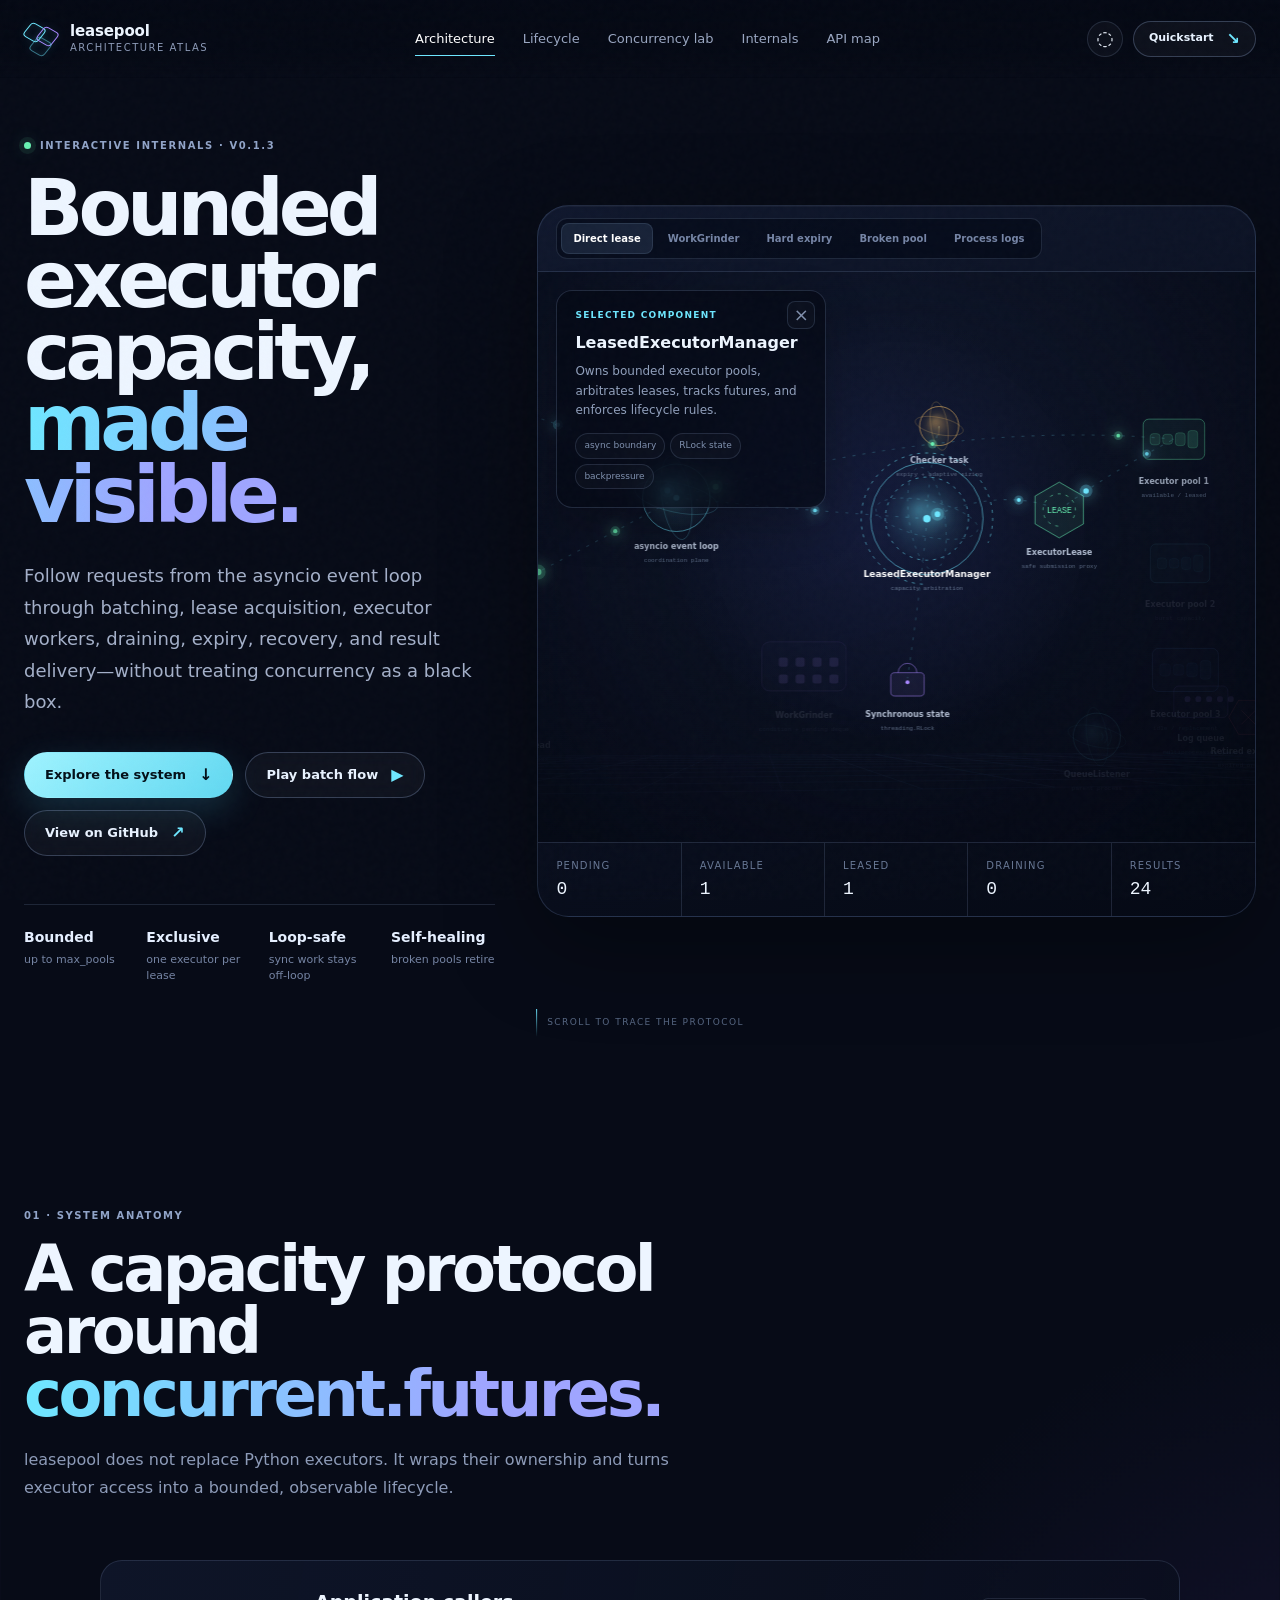
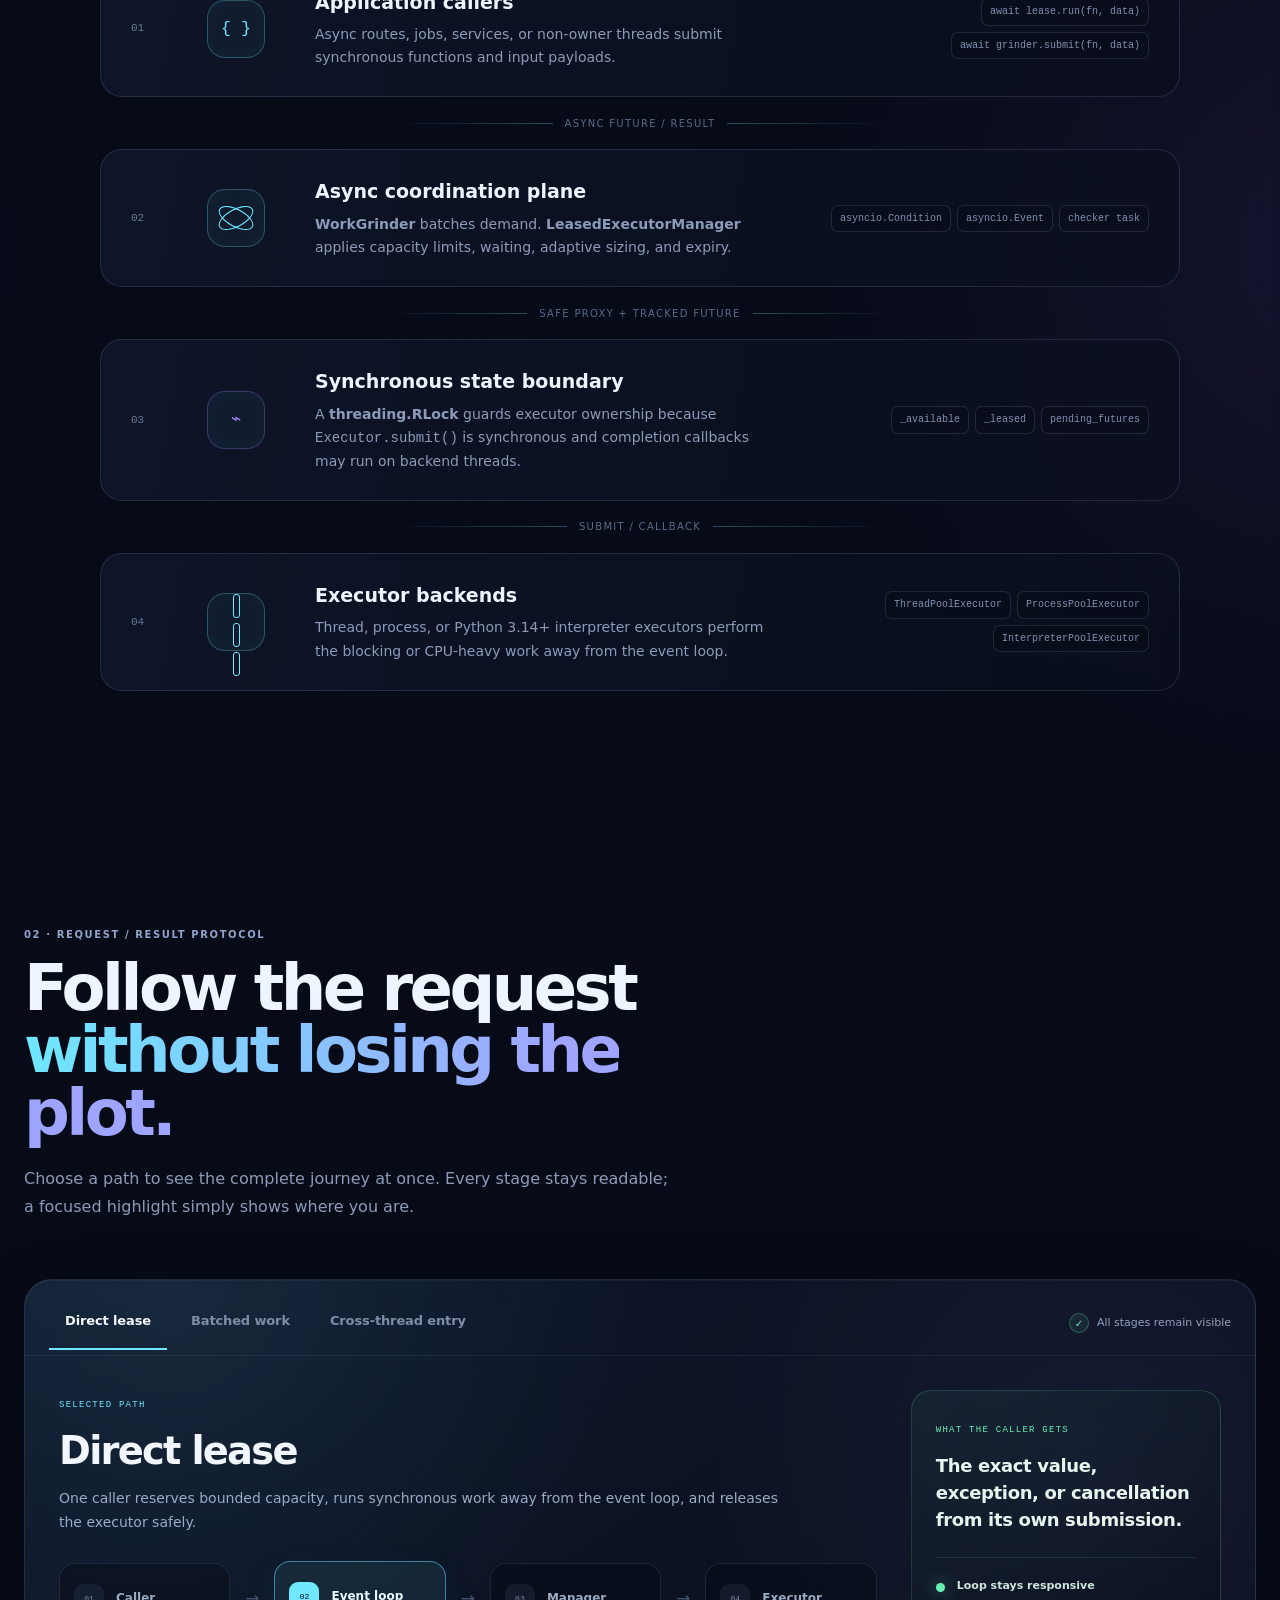
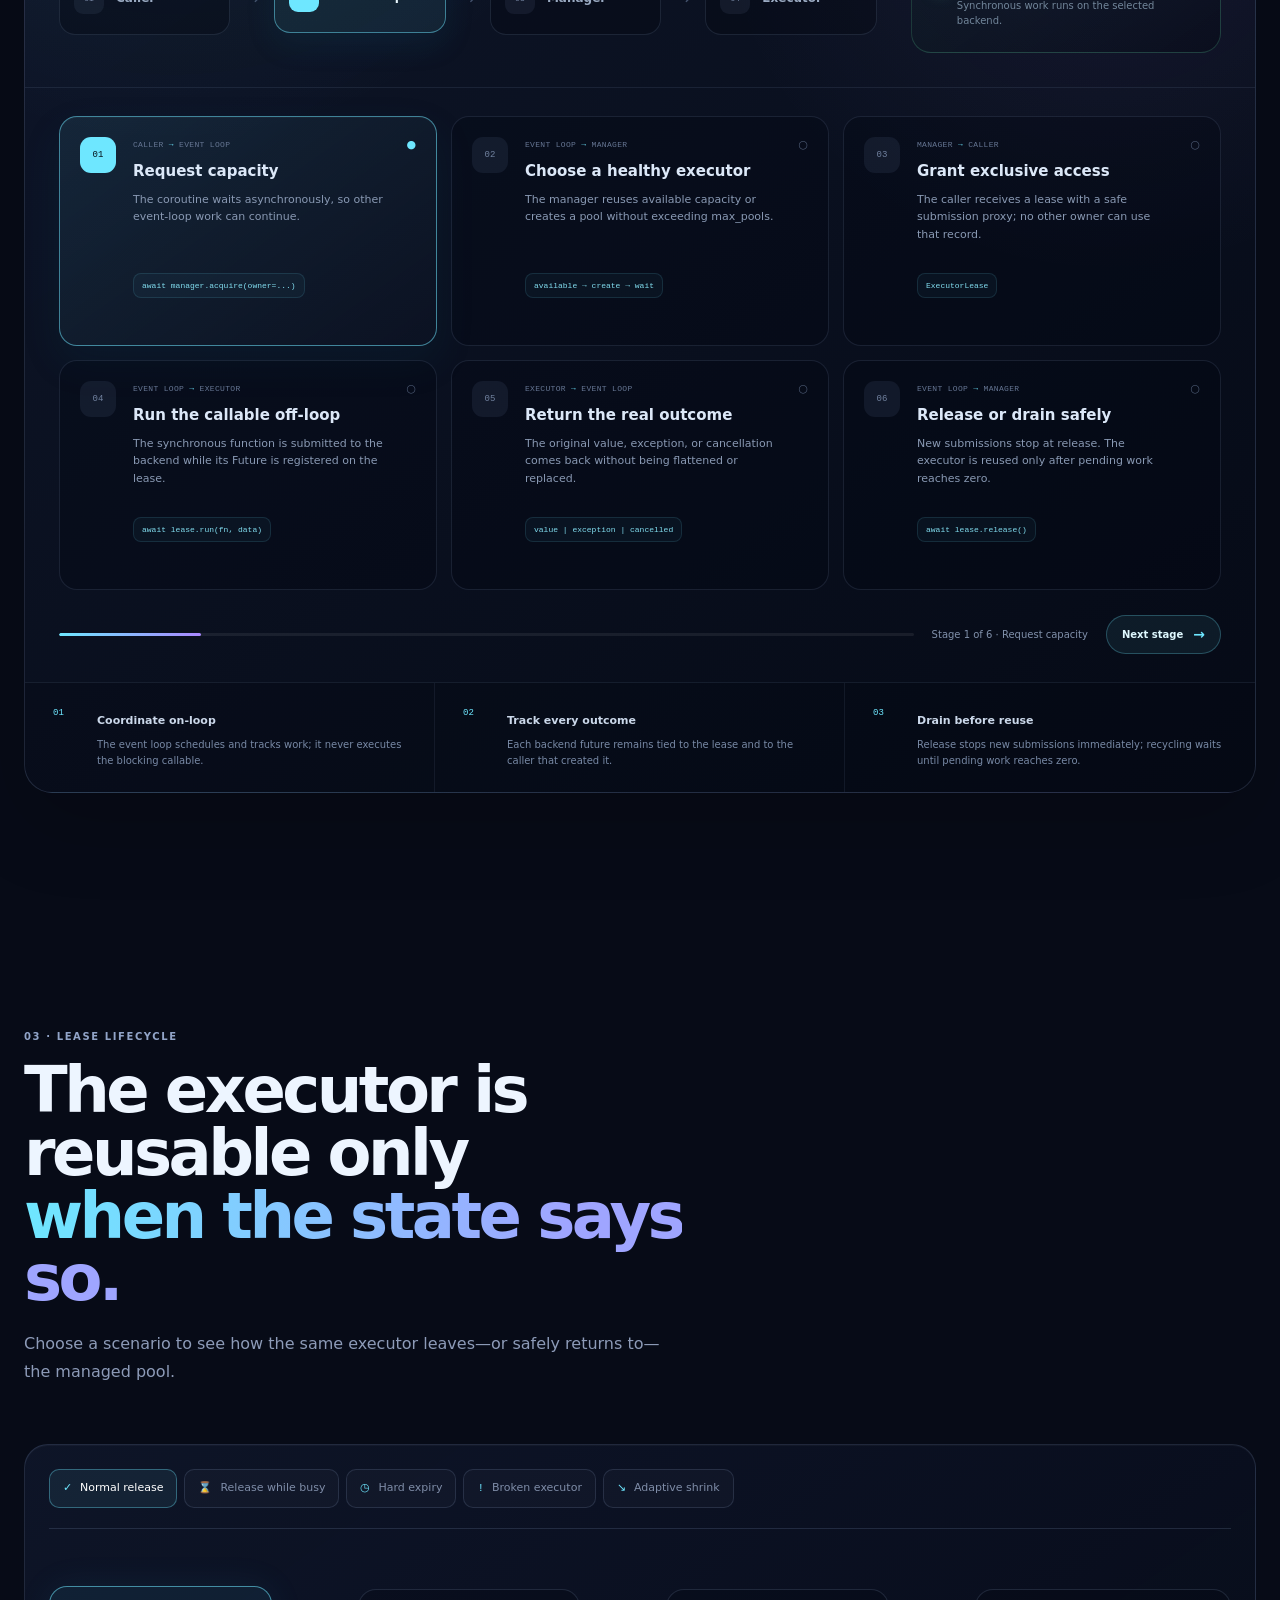
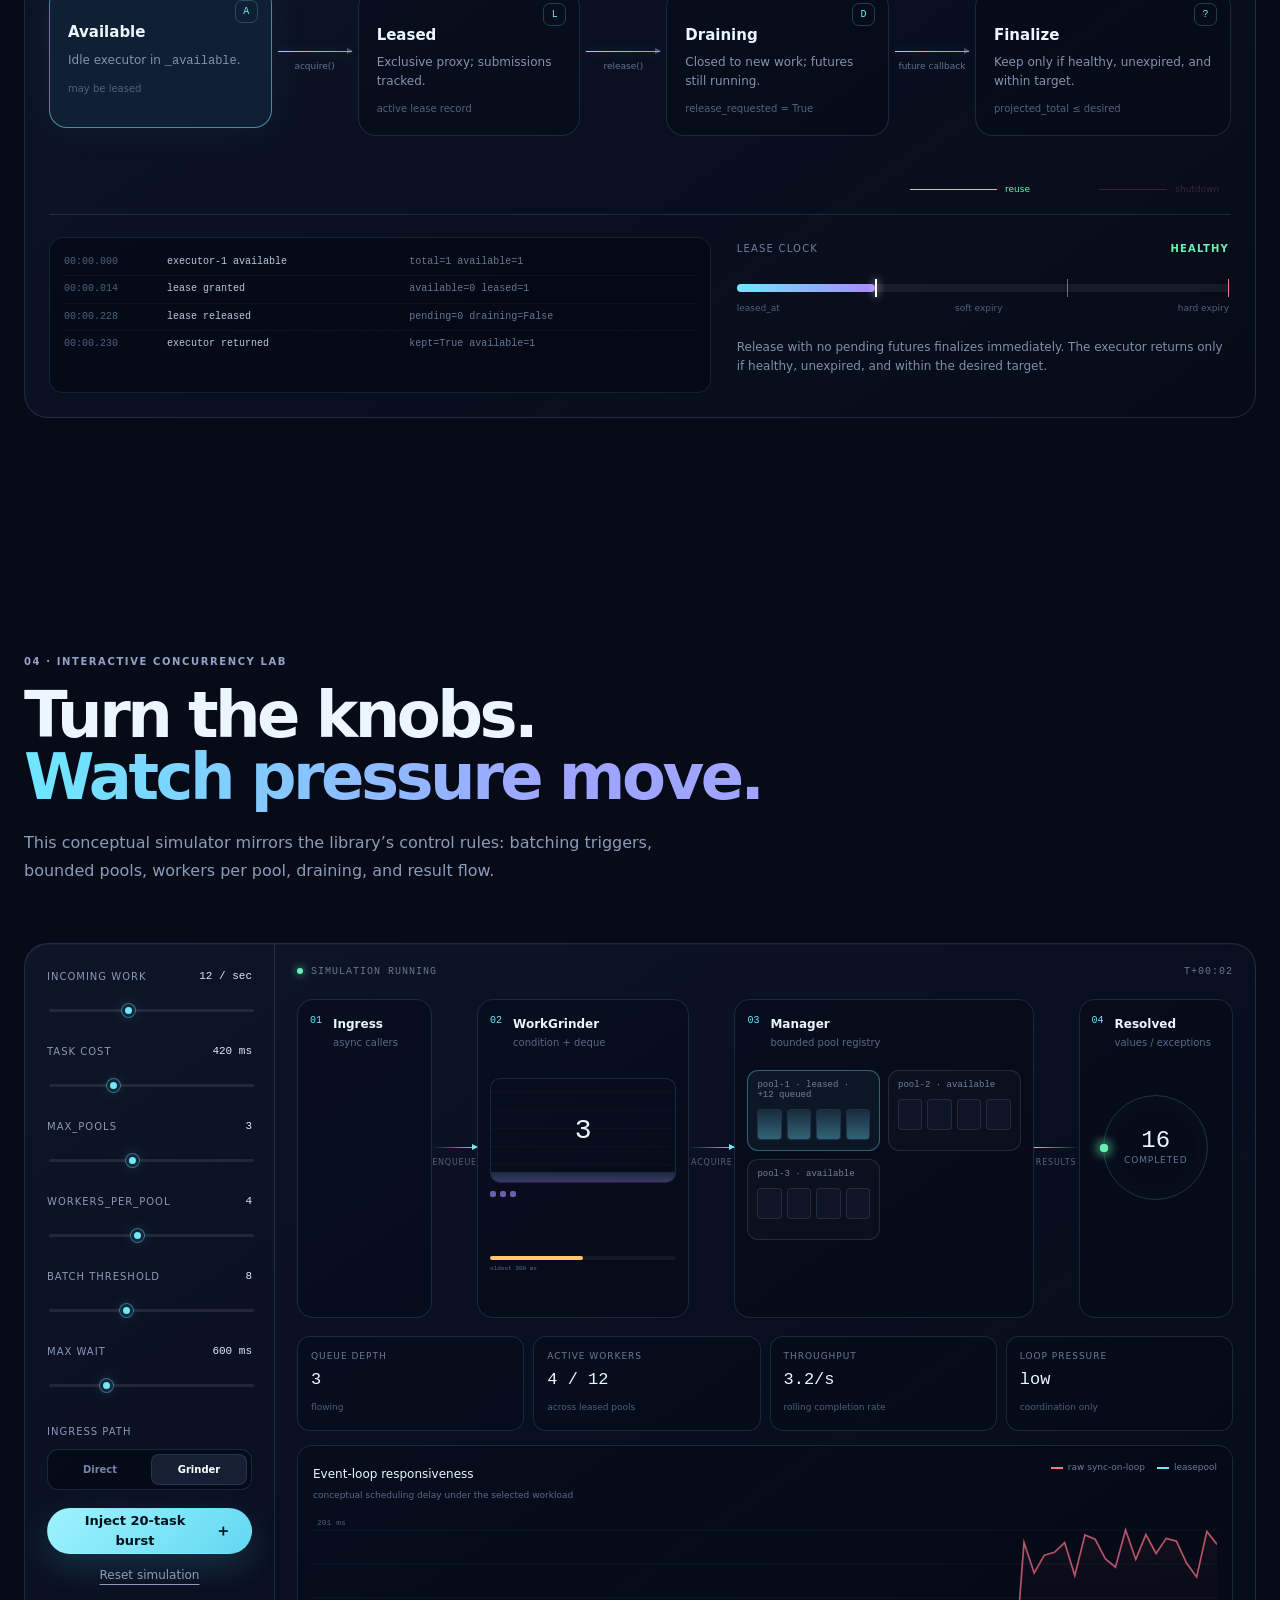
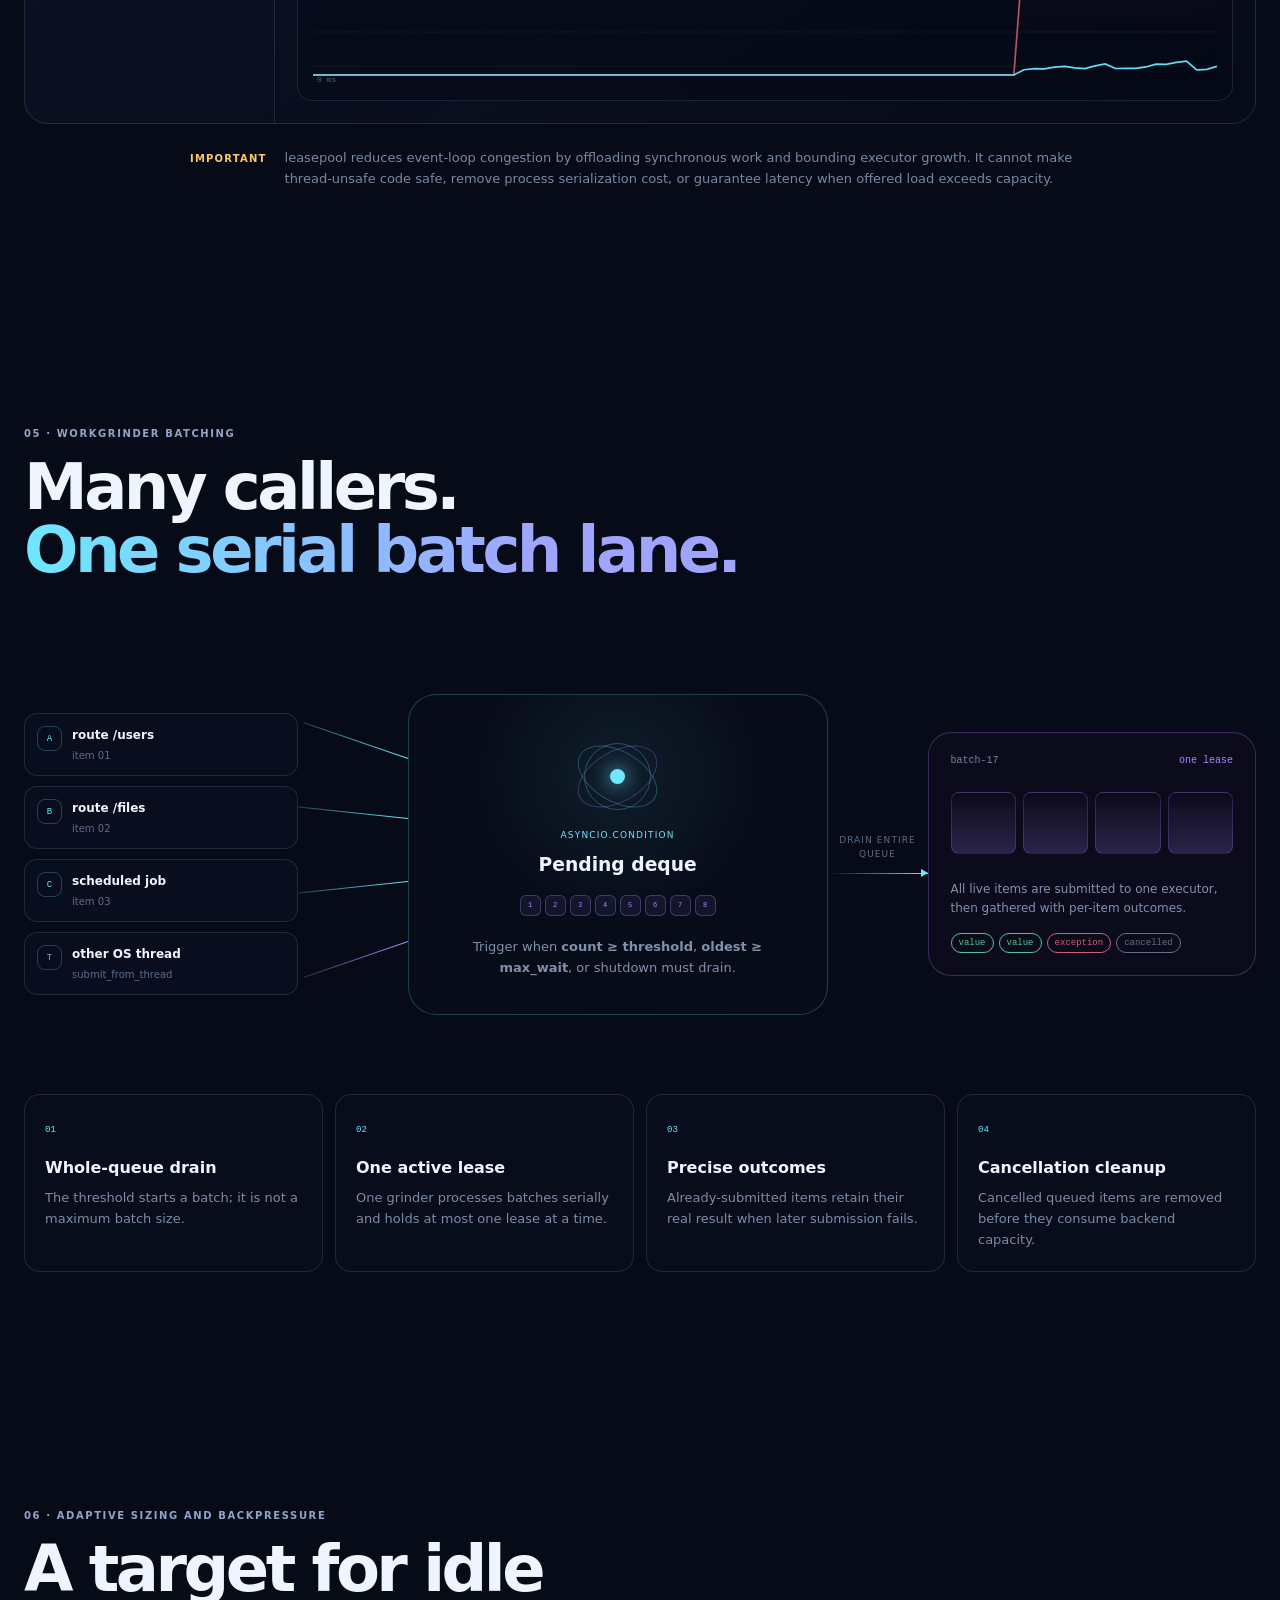
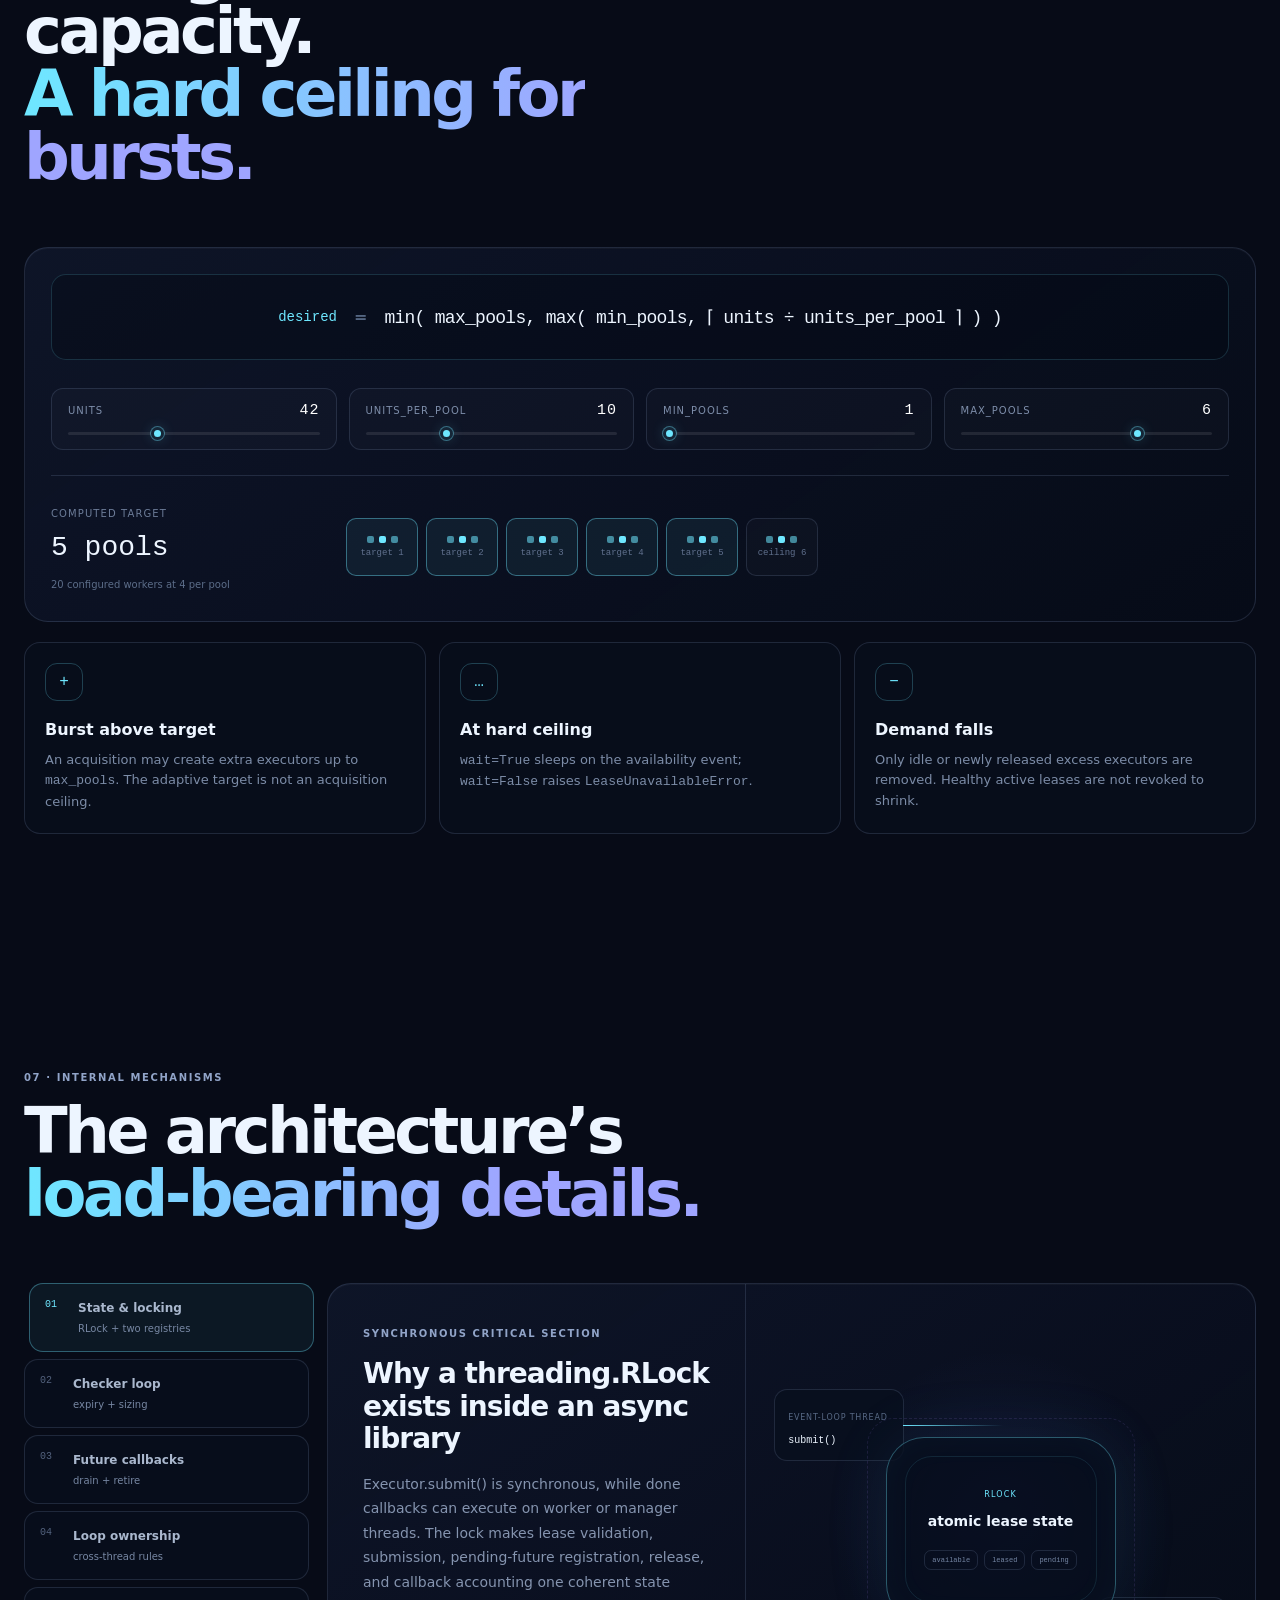
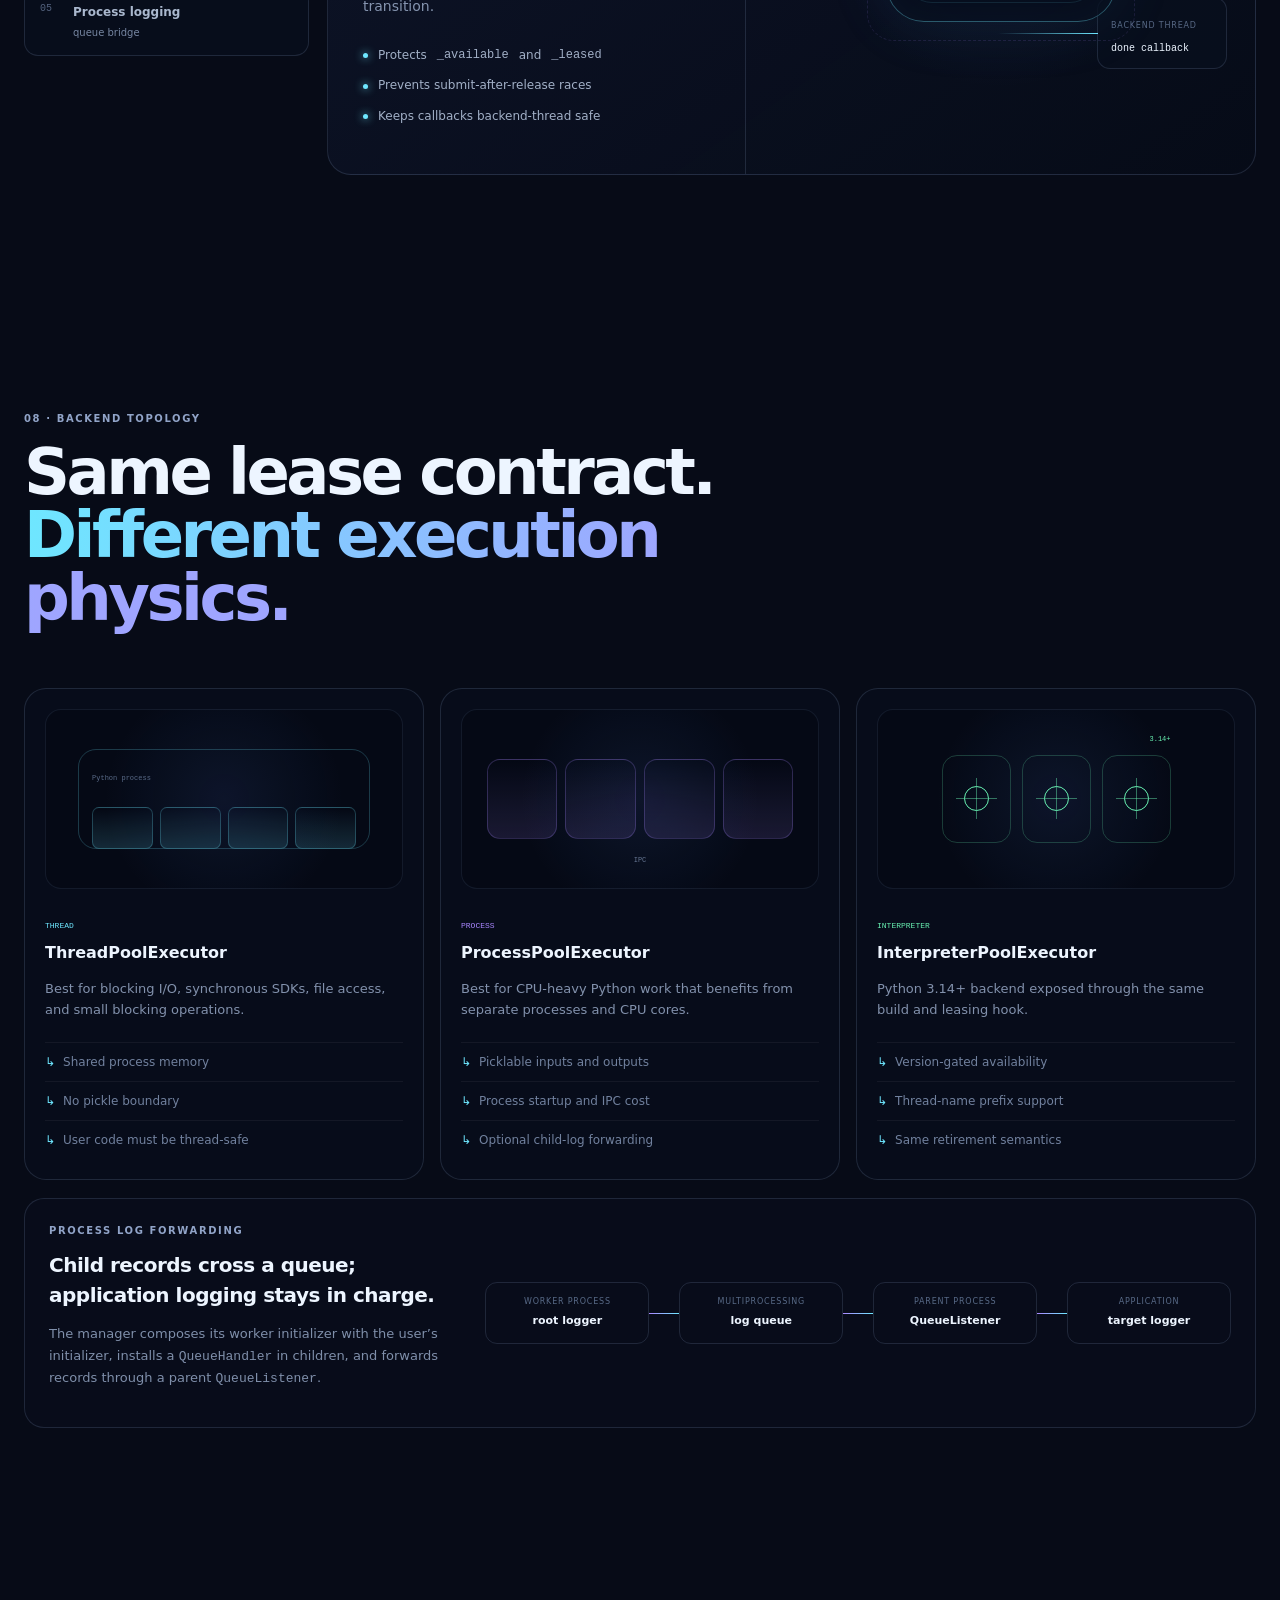
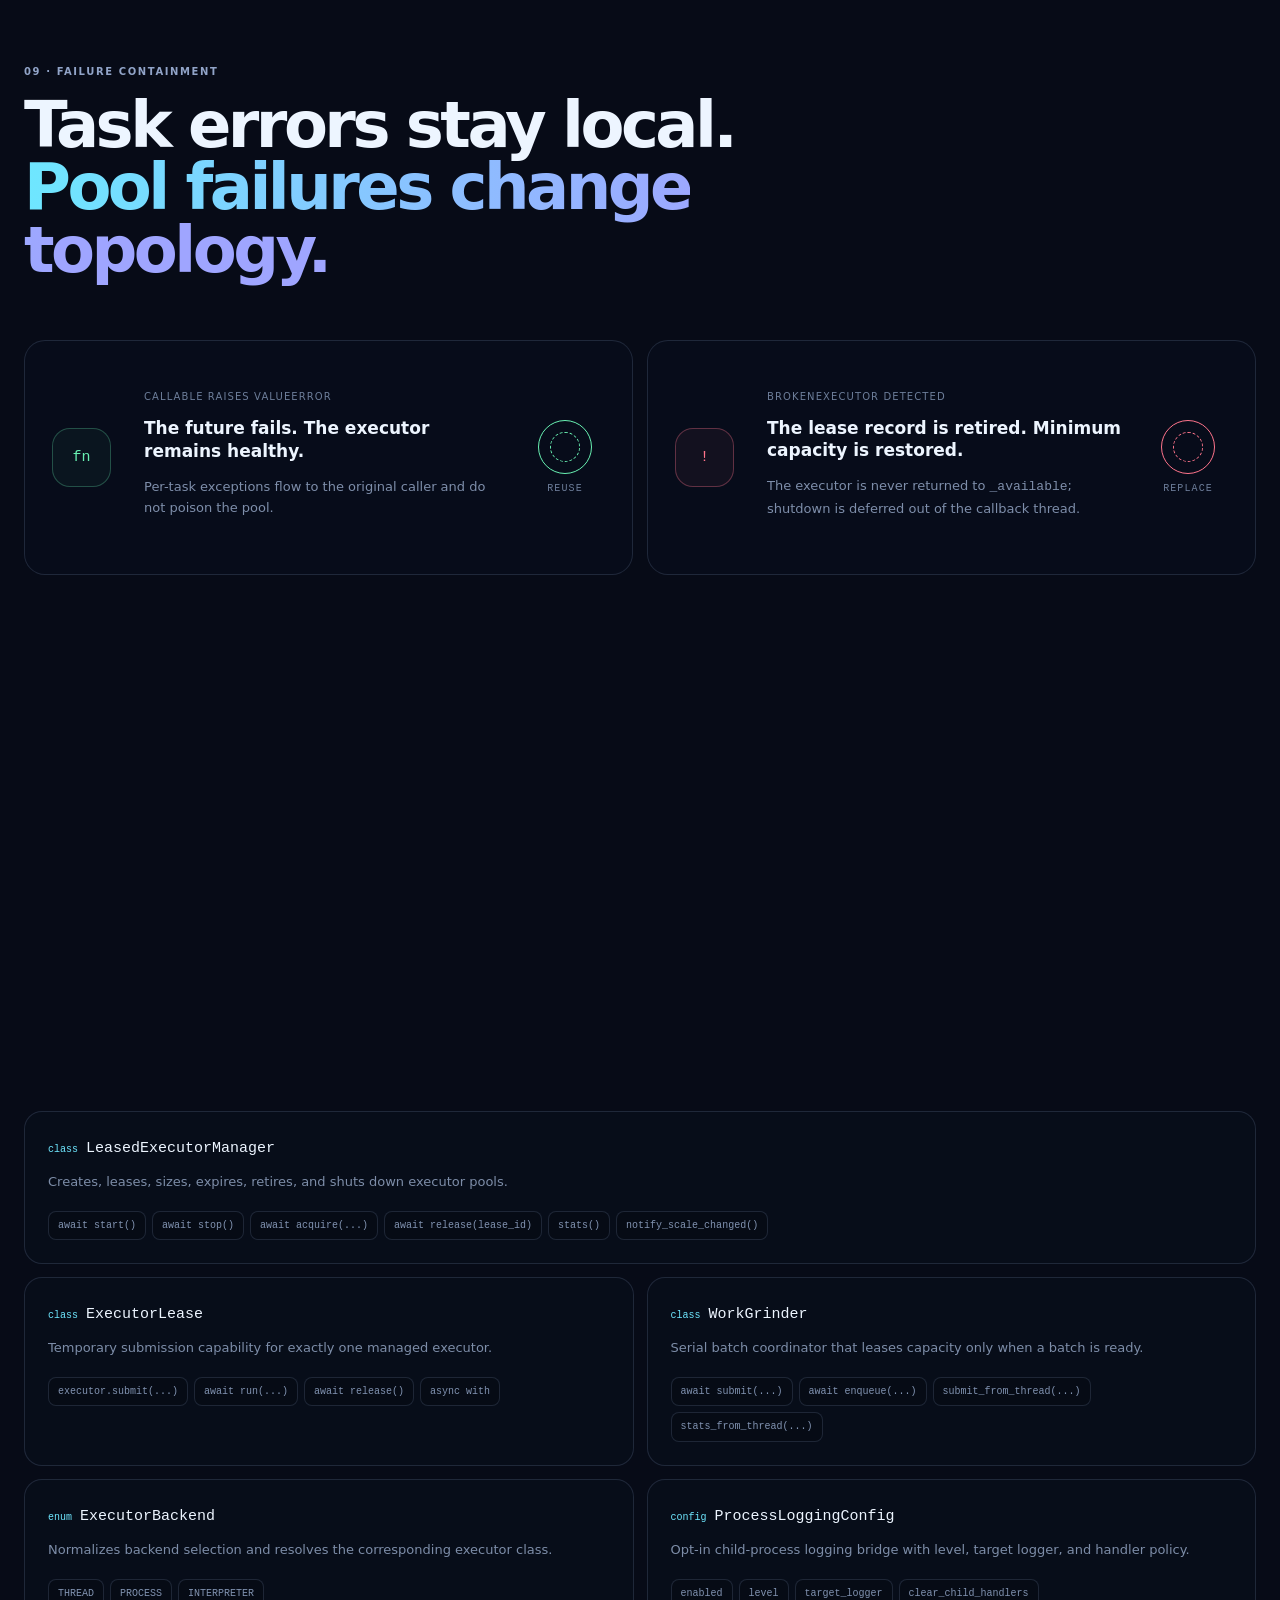
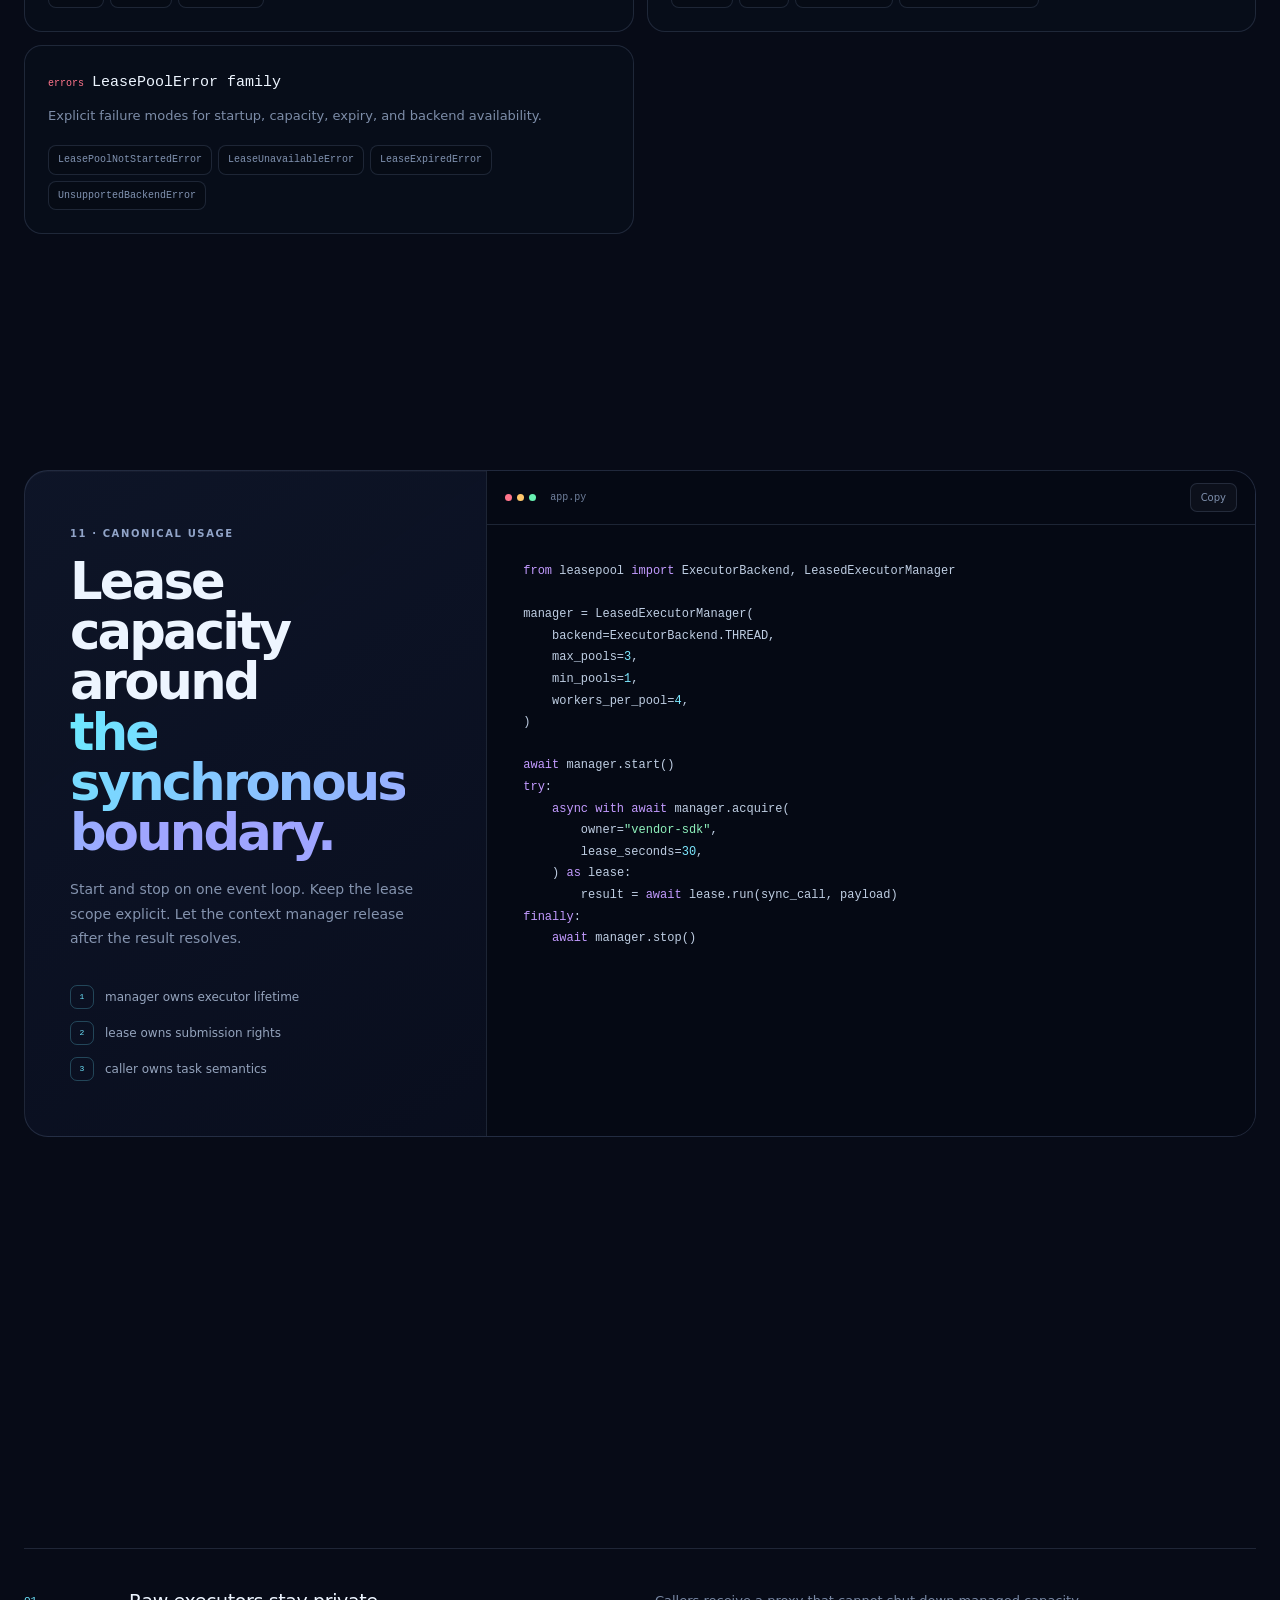
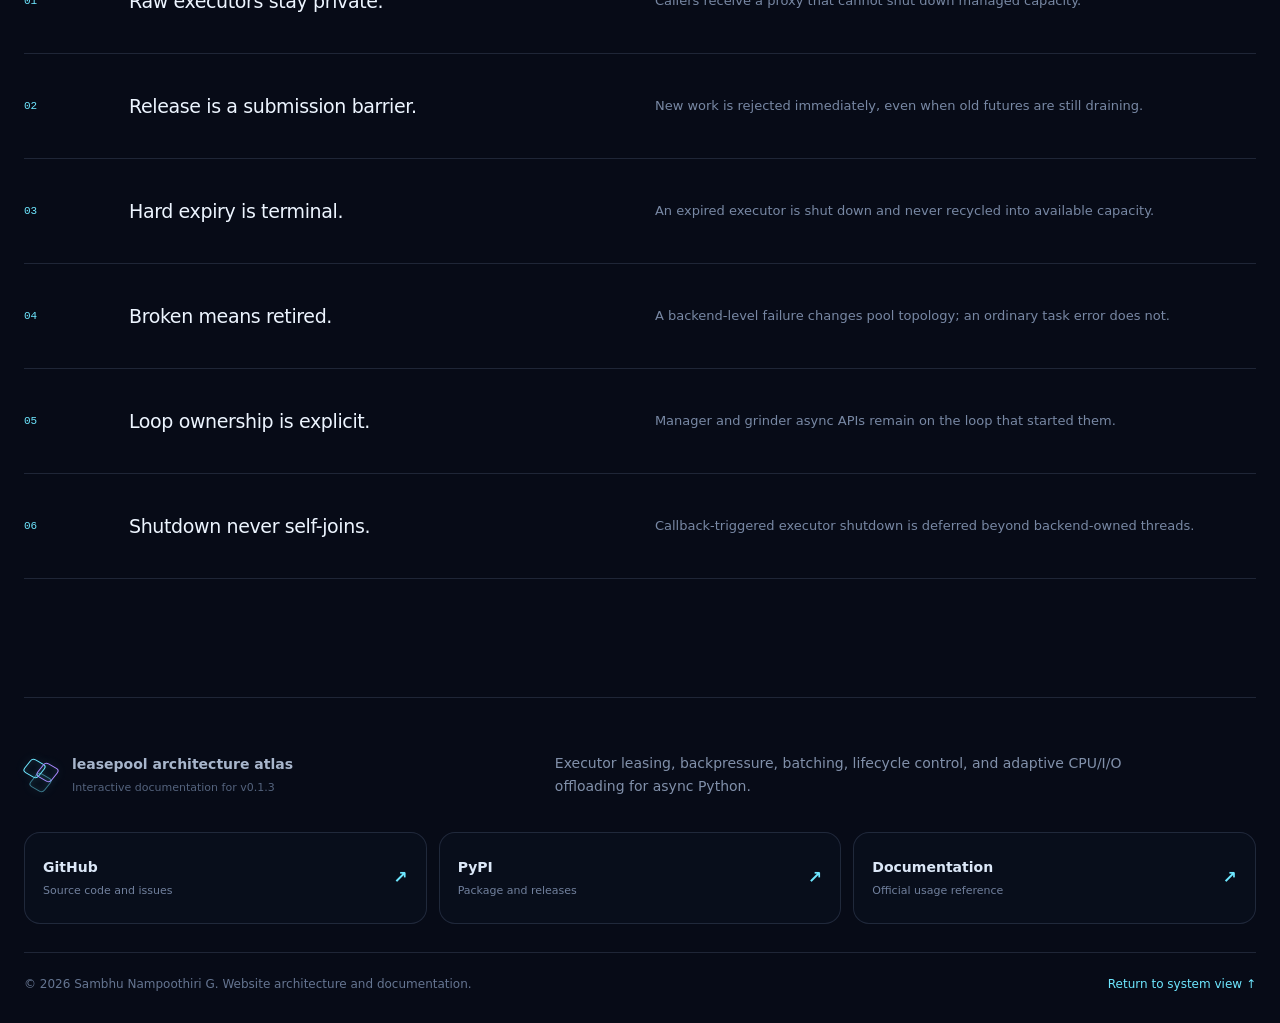
<file: index.html>
<!doctype html>
<html lang="en">
<head>
  <meta charset="utf-8" />
  <meta name="viewport" content="width=device-width, initial-scale=1" />
  <meta name="theme-color" content="#070b17" />
  <link rel="icon" href="favicon.svg" type="image/svg+xml" />
  <link rel="icon" href="favicon.ico" sizes="any" />
  <link rel="apple-touch-icon" href="apple-touch-icon.png" />
  <link rel="manifest" href="site.webmanifest" />
  <meta name="description" content="Interactive graphical and architectural documentation for leasepool — executor leasing, backpressure, batching, lifecycle, and adaptive offloading for asyncio." />
  <link
    rel="canonical"
    href="https://jackofsometrades99.github.io/leasepool-architecture-site/"
  />

  <meta property="og:type" content="website" />
  <meta property="og:title" content="leasepool · Interactive Architecture" />
  <meta
    property="og:description"
    content="Interactive architectural documentation for leasepool — executor leasing, backpressure, batching, lifecycle, and adaptive offloading for asyncio."
  />
  <meta
    property="og:url"
    content="https://jackofsometrades99.github.io/leasepool-architecture-site/"
  />

  <meta name="twitter:card" content="summary" />
  <meta name="twitter:title" content="leasepool · Interactive Architecture" />
  <meta
    name="twitter:description"
    content="Interactive architectural documentation for leasepool."
  />
  <title>leasepool · Interactive Architecture</title>
  <link rel="stylesheet" href="styles.css" />
</head>
<body>
  <div class="noise" aria-hidden="true"></div>
  <div class="cursor-glow" aria-hidden="true"></div>

  <header class="topbar" id="topbar">
    <a class="brand" href="#hero" aria-label="leasepool architecture home">
      <span class="brand-mark"><i></i><i></i><i></i></span>
      <span><b>leasepool</b><small>architecture atlas</small></span>
    </a>
    <nav class="nav" aria-label="Primary navigation">
      <a href="#architecture">Architecture</a>
      <a href="#lifecycle">Lifecycle</a>
      <a href="#concurrency">Concurrency lab</a>
      <a href="#internals">Internals</a>
      <a href="#api">API map</a>
    </nav>
    <div class="topbar-actions">
      <button class="icon-button" id="reduceMotion" aria-pressed="false" title="Toggle reduced motion">
        <span class="motion-icon">◌</span><span class="sr-only">Toggle reduced motion</span>
      </button>
      <a class="pill-button small" href="#quickstart">Quickstart <span>↘</span></a>
    </div>
  </header>

  <main>
    <section class="hero section" id="hero">
      <div class="hero-backdrop" aria-hidden="true"></div>
      <div class="hero-copy reveal">
        <div class="eyebrow"><span class="status-dot"></span> Interactive internals · v0.1.3</div>
        <h1>Bounded executor capacity,<br /><em>made visible.</em></h1>
        <p class="lede">
          Follow requests from the asyncio event loop through batching, lease acquisition,
          executor workers, draining, expiry, recovery, and result delivery—without treating
          concurrency as a black box.
        </p>
        <div class="hero-actions">
          <a class="pill-button primary" href="#architecture">Explore the system <span>↓</span></a>
          <button class="pill-button ghost" data-set-mode="grinder">Play batch flow <span>▶</span></button>
          <a class="pill-button ghost" href="https://github.com/jackofsometrades99/leasepool" target="_blank" rel="noopener noreferrer">View on GitHub <span>↗</span></a>
        </div>
        <div class="hero-proof">
          <div><strong>Bounded</strong><span>up to max_pools</span></div>
          <div><strong>Exclusive</strong><span>one executor per lease</span></div>
          <div><strong>Loop-safe</strong><span>sync work stays off-loop</span></div>
          <div><strong>Self-healing</strong><span>broken pools retire</span></div>
        </div>
      </div>

      <div class="hero-stage reveal" id="architecture">
        <div class="stage-toolbar">
          <div class="segmented" role="tablist" aria-label="Architecture scenario">
            <button class="active" role="tab" aria-selected="true" data-mode="direct">Direct lease</button>
            <button role="tab" aria-selected="false" data-mode="grinder">WorkGrinder</button>
            <button role="tab" aria-selected="false" data-mode="expiry">Hard expiry</button>
            <button role="tab" aria-selected="false" data-mode="broken">Broken pool</button>
            <button role="tab" aria-selected="false" data-mode="logging">Process logs</button>
          </div>
          <!-- <div class="stage-legend"><span class="legend-dot moving"></span><span id="modeCaption">request → lease → executor → result</span></div> -->
        </div>
        <div class="scene-wrap">
          <canvas id="architectureCanvas" aria-label="Interactive 3D architecture of the leasepool library"></canvas>
          <!-- <div class="scene-hint"><span>drag to orbit</span><span>scroll to zoom</span><span>select a node</span></div> -->
          <aside class="node-inspector" id="nodeInspector" aria-live="polite">
            <button
              class="inspector-close"
              id="inspectorClose"
              type="button"
              aria-label="Close selected component"
              title="Close"
            >×</button>

            <div class="inspector-kicker">Selected component</div>
            <h3 id="inspectorTitle">LeasedExecutorManager</h3>
            <p id="inspectorBody">Owns bounded executor pools, arbitrates leases, tracks futures, and enforces lifecycle rules.</p>
            <div class="inspector-tags" id="inspectorTags">
              <span>async boundary</span><span>RLock state</span><span>backpressure</span>
            </div>
          </aside>
        </div>
        <div class="stage-metrics" id="stageMetrics">
          <div><span>pending</span><b id="metricPending">0</b></div>
          <div><span>available</span><b id="metricAvailable">1</b></div>
          <div><span>leased</span><b id="metricLeased">1</b></div>
          <div><span>draining</span><b id="metricDraining">0</b></div>
          <div><span>results</span><b id="metricResults">24</b></div>
        </div>
      </div>

      <div class="scroll-cue" aria-hidden="true"><span></span>scroll to trace the protocol</div>
    </section>

    <section class="section anatomy" id="system-map">
      <div class="section-heading reveal">
        <div class="eyebrow">01 · System anatomy</div>
        <h2>A capacity protocol around<br /><em>concurrent.futures.</em></h2>
        <p>leasepool does not replace Python executors. It wraps their ownership and turns executor access into a bounded, observable lifecycle.</p>
      </div>

      <div class="layer-stack reveal">
        <article class="layer-card user-layer">
          <div class="layer-index">01</div>
          <div class="layer-symbol">{ }</div>
          <div>
            <h3>Application callers</h3>
            <p>Async routes, jobs, services, or non-owner threads submit synchronous functions and input payloads.</p>
          </div>
          <div class="layer-interface"><code>await lease.run(fn, data)</code><code>await grinder.submit(fn, data)</code></div>
        </article>
        <div class="layer-connector"><i></i><span>async Future / result</span><i></i></div>
        <article class="layer-card coordination-layer">
          <div class="layer-index">02</div>
          <div class="layer-symbol orbit-symbol"><i></i><i></i></div>
          <div>
            <h3>Async coordination plane</h3>
            <p><b>WorkGrinder</b> batches demand. <b>LeasedExecutorManager</b> applies capacity limits, waiting, adaptive sizing, and expiry.</p>
          </div>
          <div class="layer-interface"><code>asyncio.Condition</code><code>asyncio.Event</code><code>checker task</code></div>
        </article>
        <div class="layer-connector"><i></i><span>safe proxy + tracked Future</span><i></i></div>
        <article class="layer-card sync-layer">
          <div class="layer-index">03</div>
          <div class="layer-symbol lock-symbol">⌁</div>
          <div>
            <h3>Synchronous state boundary</h3>
            <p>A <b>threading.RLock</b> guards executor ownership because <code>Executor.submit()</code> is synchronous and completion callbacks may run on backend threads.</p>
          </div>
          <div class="layer-interface"><code>_available</code><code>_leased</code><code>pending_futures</code></div>
        </article>
        <div class="layer-connector"><i></i><span>submit / callback</span><i></i></div>
        <article class="layer-card worker-layer">
          <div class="layer-index">04</div>
          <div class="layer-symbol worker-symbol"><i></i><i></i><i></i></div>
          <div>
            <h3>Executor backends</h3>
            <p>Thread, process, or Python 3.14+ interpreter executors perform the blocking or CPU-heavy work away from the event loop.</p>
          </div>
          <div class="layer-interface"><code>ThreadPoolExecutor</code><code>ProcessPoolExecutor</code><code>InterpreterPoolExecutor</code></div>
        </article>
      </div>
    </section>

    <section class="section protocol" id="protocol">
      <div class="section-heading reveal">
        <div class="eyebrow">02 · Request / result protocol</div>
        <h2>Follow the request<br /><em>without losing the plot.</em></h2>
        <p>Choose a path to see the complete journey at once. Every stage stays readable; a focused highlight simply shows where you are.</p>
      </div>

      <div class="protocol-explorer reveal">
        <div class="protocol-toolbar">
          <div class="sequence-tabs" role="tablist" aria-label="Request path">
            <button class="active" data-sequence="lease">Direct lease</button>
            <button data-sequence="grinder">Batched work</button>
            <button data-sequence="thread">Cross-thread entry</button>
          </div>
          <div class="protocol-readable"><span>✓</span> All stages remain visible</div>
        </div>

        <div class="protocol-overview">
          <div class="protocol-intro">
            <span class="protocol-kicker">Selected path</span>
            <h3 id="sequenceTitle">Direct lease</h3>
            <p id="sequenceSummary">One caller reserves bounded capacity, runs synchronous work away from the event loop, and releases the executor safely.</p>

            <div class="protocol-route" id="protocolRoute" aria-label="Direct lease route">
              <div class="route-actor" data-route-index="0"><i>01</i><span id="routeActor0">Caller</span></div>
              <b aria-hidden="true">→</b>
              <div class="route-actor" data-route-index="1"><i>02</i><span id="routeActor1">Event loop</span></div>
              <b aria-hidden="true">→</b>
              <div class="route-actor" data-route-index="2"><i>03</i><span id="routeActor2">Manager</span></div>
              <b aria-hidden="true">→</b>
              <div class="route-actor" data-route-index="3"><i>04</i><span id="routeActor3">Executor</span></div>
            </div>
          </div>

          <aside class="protocol-outcome">
            <span>What the caller gets</span>
            <strong id="sequenceOutcome">The exact value, exception, or cancellation from its own submission.</strong>
            <div><i></i><p><b>Loop stays responsive</b><small>Synchronous work runs on the selected backend.</small></p></div>
          </aside>
        </div>

        <ol class="protocol-steps" id="sequenceSteps" aria-label="Request stages"></ol>

        <div class="sequence-controls">
          <div class="sequence-progress" aria-hidden="true"><i id="sequenceProgress"></i></div>
          <span id="sequenceStepLabel">Stage 1 of 6 · Request capacity</span>
          <button class="protocol-next" id="sequenceReplay" type="button">Next stage <span>→</span></button>
        </div>

        <div class="protocol-guarantees" aria-label="Protocol guarantees">
          <article><span>01</span><div><b>Coordinate on-loop</b><p>The event loop schedules and tracks work; it never executes the blocking callable.</p></div></article>
          <article><span>02</span><div><b>Track every outcome</b><p>Each backend future remains tied to the lease and to the caller that created it.</p></div></article>
          <article><span>03</span><div><b>Drain before reuse</b><p>Release stops new submissions immediately; recycling waits until pending work reaches zero.</p></div></article>
        </div>
      </div>
    </section>

    <section class="section lifecycle" id="lifecycle">
      <div class="section-heading reveal">
        <div class="eyebrow">03 · Lease lifecycle</div>
        <h2>The executor is reusable only<br /><em>when the state says so.</em></h2>
        <p>Choose a scenario to see how the same executor leaves—or safely returns to—the managed pool.</p>
      </div>

      <div class="lifecycle-board reveal">
        <div class="lifecycle-controls">
          <button class="active" data-lifecycle="normal"><span>✓</span>Normal release</button>
          <button data-lifecycle="drain"><span>⌛</span>Release while busy</button>
          <button data-lifecycle="expire"><span>◷</span>Hard expiry</button>
          <button data-lifecycle="broken"><span>!</span>Broken executor</button>
          <button data-lifecycle="shrink"><span>↘</span>Adaptive shrink</button>
        </div>
        <div class="state-machine" id="stateMachine">
          <div class="state-card active" data-state="available"><span class="state-number">A</span><h3>Available</h3><p>Idle executor in <code>_available</code>.</p><small>may be leased</small></div>
          <div class="state-path" data-path="acquire"><i></i><span>acquire()</span></div>
          <div class="state-card" data-state="leased"><span class="state-number">L</span><h3>Leased</h3><p>Exclusive proxy; submissions tracked.</p><small>active lease record</small></div>
          <div class="state-path" data-path="release"><i></i><span>release()</span></div>
          <div class="state-card" data-state="draining"><span class="state-number">D</span><h3>Draining</h3><p>Closed to new work; futures still running.</p><small>release_requested = True</small></div>
          <div class="state-path" data-path="finalize"><i></i><span>future callback</span></div>
          <div class="state-card" data-state="decision"><span class="state-number">?</span><h3>Finalize</h3><p>Keep only if healthy, unexpired, and within target.</p><small>projected_total ≤ desired</small></div>
          <div class="state-branch recycle" data-branch="recycle"><i></i><span>reuse</span></div>
          <div class="state-branch retire" data-branch="retire"><i></i><span>shutdown</span></div>
        </div>
        <div class="lifecycle-footer">
          <div class="event-terminal" id="lifecycleTerminal" aria-live="polite">
            <div><span>00:00.000</span><b>executor-1 created</b><em>total=1 available=1</em></div>
            <div><span>00:00.014</span><b>lease granted</b><em>available=0 leased=1</em></div>
            <div><span>00:00.228</span><b>lease released</b><em>pending=0 draining=False</em></div>
            <div><span>00:00.230</span><b>executor returned</b><em>kept=True available=1</em></div>
          </div>
          <div class="expiry-clock">
            <div class="clock-label"><span>lease clock</span><b id="clockStatus">healthy</b></div>
            <div class="clock-track"><i class="soft-marker"></i><i class="hard-marker"></i><span id="clockFill"></span><b id="clockNeedle"></b></div>
            <div class="clock-scale"><span>leased_at</span><span>soft expiry</span><span>hard expiry</span></div>
            <p id="clockExplanation">Soft expiry is informational. Submission remains valid through grace; hard expiry revokes the lease.</p>
          </div>
        </div>
      </div>
    </section>

    <section class="section concurrency" id="concurrency">
      <div class="section-heading reveal">
        <div class="eyebrow">04 · Interactive concurrency lab</div>
        <h2>Turn the knobs.<br /><em>Watch pressure move.</em></h2>
        <p>This conceptual simulator mirrors the library’s control rules: batching triggers, bounded pools, workers per pool, draining, and result flow.</p>
      </div>

      <div class="lab-shell reveal">
        <aside class="lab-controls">
          <div class="lab-control">
            <div><label for="arrivalRate">Incoming work</label><output id="arrivalRateOut">12 / sec</output></div>
            <input id="arrivalRate" type="range" min="1" max="30" value="12" />
          </div>
          <div class="lab-control">
            <div><label for="taskCost">Task cost</label><output id="taskCostOut">420 ms</output></div>
            <input id="taskCost" type="range" min="80" max="1200" step="20" value="420" />
          </div>
          <div class="lab-control">
            <div><label for="maxPools">max_pools</label><output id="maxPoolsOut">3</output></div>
            <input id="maxPools" type="range" min="1" max="6" value="3" />
          </div>
          <div class="lab-control">
            <div><label for="workersPool">workers_per_pool</label><output id="workersPoolOut">4</output></div>
            <input id="workersPool" type="range" min="1" max="8" value="4" />
          </div>
          <div class="lab-control grinder-control">
            <div><label for="batchThreshold">batch threshold</label><output id="batchThresholdOut">8</output></div>
            <input id="batchThreshold" type="range" min="1" max="20" value="8" />
          </div>
          <div class="lab-control grinder-control">
            <div><label for="maxWait">max wait</label><output id="maxWaitOut">600 ms</output></div>
            <input id="maxWait" type="range" min="100" max="2000" step="100" value="600" />
          </div>
          <div class="lab-mode">
            <span>Ingress path</span>
            <div class="segmented full">
              <button data-lab-mode="direct">Direct</button>
              <button class="active" data-lab-mode="grinder">Grinder</button>
            </div>
          </div>
          <button class="pill-button primary full-width" id="burstButton">Inject 20-task burst <span>＋</span></button>
          <button class="text-button" id="resetLab">Reset simulation</button>
        </aside>

        <div class="lab-visual">
          <div class="lab-topline">
            <div class="sim-status"><span></span>simulation running</div>
            <div class="sim-time" id="simTime">T+00:00</div>
          </div>
          <div class="flow-rack">
            <div class="rack-zone ingress-zone">
              <div class="rack-label"><span>01</span><b>Ingress</b><small>async callers</small></div>
              <div class="request-stream" id="requestStream"></div>
            </div>
            <div class="rack-link"><i></i><span id="rackLinkLabel">enqueue</span></div>
            <div class="rack-zone queue-zone">
              <div class="rack-label"><span>02</span><b id="queueZoneTitle">WorkGrinder</b><small id="queueZoneSub">condition + deque</small></div>
              <div class="queue-display">
                <div class="queue-meter"><span id="queueFill"></span><b id="queueCount">0</b></div>
                <div class="queue-dots" id="queueDots"></div>
              </div>
              <div class="batch-timer"><span id="batchTimerFill"></span><b id="batchTimerText">oldest 0 ms</b></div>
            </div>
            <div class="rack-link"><i></i><span>acquire</span></div>
            <div class="rack-zone manager-zone">
              <div class="rack-label"><span>03</span><b>Manager</b><small>bounded pool registry</small></div>
              <div class="pool-grid" id="poolGrid"></div>
            </div>
            <div class="rack-link reverse"><i></i><span>results</span></div>
            <div class="rack-zone result-zone">
              <div class="rack-label"><span>04</span><b>Resolved</b><small>values / exceptions</small></div>
              <div class="result-orbit"><b id="completedCount">0</b><span>completed</span><i></i><i></i></div>
            </div>
          </div>

          <div class="lab-dashboard">
            <div class="metric-card"><span>Queue depth</span><b id="labQueueMetric">0</b><small id="labQueueTrend">stable</small></div>
            <div class="metric-card"><span>Active workers</span><b id="labWorkersMetric">0 / 12</b><small>across leased pools</small></div>
            <div class="metric-card"><span>Throughput</span><b id="labThroughputMetric">0.0/s</b><small>rolling completion rate</small></div>
            <div class="metric-card"><span>Loop pressure</span><b id="labPressureMetric">low</b><small>coordination only</small></div>
          </div>

          <div class="chart-card">
            <div class="chart-head"><div><span>Event-loop responsiveness</span><small>conceptual scheduling delay under the selected workload</small></div><div class="chart-legend"><span><i class="raw"></i>raw sync-on-loop</span><span><i class="pooled"></i>leasepool</span></div></div>
            <canvas id="pressureChart" height="170" aria-label="Event loop responsiveness comparison chart"></canvas>
          </div>
        </div>
      </div>
      <div class="lab-note reveal"><span>Important</span><p>leasepool reduces event-loop congestion by offloading synchronous work and bounding executor growth. It cannot make thread-unsafe code safe, remove process serialization cost, or guarantee latency when offered load exceeds capacity.</p></div>
    </section>

    <section class="section grinder" id="grinder">
      <div class="section-heading reveal">
        <div class="eyebrow">05 · WorkGrinder batching</div>
        <h2>Many callers.<br /><em>One serial batch lane.</em></h2>
      </div>
      <div class="grinder-visual reveal">
        <div class="grinder-callers">
          <div class="caller-node"><span>A</span><b>route /users</b><small>item 01</small></div>
          <div class="caller-node"><span>B</span><b>route /files</b><small>item 02</small></div>
          <div class="caller-node"><span>C</span><b>scheduled job</b><small>item 03</small></div>
          <div class="caller-node thread"><span>T</span><b>other OS thread</b><small>submit_from_thread</small></div>
        </div>
        <div class="grinder-lines"><i></i><i></i><i></i><i></i></div>
        <div class="grinder-core">
          <div class="core-orbit"><i></i><i></i><i></i></div>
          <span class="core-kicker">asyncio.Condition</span>
          <h3>Pending deque</h3>
          <div class="deque-row"><i>1</i><i>2</i><i>3</i><i>4</i><i>5</i><i>6</i><i>7</i><i>8</i></div>
          <p>Trigger when <b>count ≥ threshold</b>, <b>oldest ≥ max_wait</b>, or shutdown must drain.</p>
        </div>
        <div class="grinder-gate"><span>drain entire queue</span><i></i></div>
        <div class="batch-card">
          <div class="batch-header"><span>batch-17</span><b>one lease</b></div>
          <div class="batch-workers"><i></i><i></i><i></i><i></i></div>
          <p>All live items are submitted to one executor, then gathered with per-item outcomes.</p>
          <div class="batch-outcomes"><span class="ok">value</span><span class="ok">value</span><span class="err">exception</span><span class="cancel">cancelled</span></div>
        </div>
      </div>
      <div class="invariant-grid reveal">
        <article><span>01</span><h3>Whole-queue drain</h3><p>The threshold starts a batch; it is not a maximum batch size.</p></article>
        <article><span>02</span><h3>One active lease</h3><p>One grinder processes batches serially and holds at most one lease at a time.</p></article>
        <article><span>03</span><h3>Precise outcomes</h3><p>Already-submitted items retain their real result when later submission fails.</p></article>
        <article><span>04</span><h3>Cancellation cleanup</h3><p>Cancelled queued items are removed before they consume backend capacity.</p></article>
      </div>
    </section>

    <section class="section adaptive" id="adaptive">
      <div class="section-heading reveal">
        <div class="eyebrow">06 · Adaptive sizing and backpressure</div>
        <h2>A target for idle capacity.<br /><em>A hard ceiling for bursts.</em></h2>
      </div>
      <div class="formula-card reveal">
        <div class="formula">
          <span>desired</span><b>=</b><strong>min( max_pools, max( min_pools, ⌈ units ÷ units_per_pool ⌉ ) )</strong>
        </div>
        <div class="formula-controls">
          <label>units <input id="unitsInput" type="range" min="0" max="120" value="42" /><output id="unitsOutput">42</output></label>
          <label>units_per_pool <input id="unitsPerPoolInput" type="range" min="1" max="30" value="10" /><output id="unitsPerPoolOutput">10</output></label>
          <label>min_pools <input id="minPoolsInput" type="range" min="1" max="5" value="1" /><output id="minPoolsOutput">1</output></label>
          <label>max_pools <input id="maxPoolsFormulaInput" type="range" min="1" max="8" value="6" /><output id="maxPoolsFormulaOutput">6</output></label>
        </div>
        <div class="capacity-visual">
          <div class="capacity-summary"><span>computed target</span><b id="desiredOutput">5 pools</b><small id="workerCapacityOutput">20 configured workers at 4 per pool</small></div>
          <div class="capacity-pools" id="capacityPools"></div>
        </div>
      </div>
      <div class="pressure-logic reveal">
        <article><div class="logic-icon">+</div><h3>Burst above target</h3><p>An acquisition may create extra executors up to <code>max_pools</code>. The adaptive target is not an acquisition ceiling.</p></article>
        <article><div class="logic-icon">…</div><h3>At hard ceiling</h3><p><code>wait=True</code> sleeps on the availability event; <code>wait=False</code> raises <code>LeaseUnavailableError</code>.</p></article>
        <article><div class="logic-icon">−</div><h3>Demand falls</h3><p>Only idle or newly released excess executors are removed. Healthy active leases are not revoked to shrink.</p></article>
      </div>
    </section>

    <section class="section internals" id="internals">
      <div class="section-heading reveal">
        <div class="eyebrow">07 · Internal mechanisms</div>
        <h2>The architecture’s<br /><em>load-bearing details.</em></h2>
      </div>
      <div class="internals-layout">
        <div class="mechanism-nav reveal" role="tablist" aria-label="Internal mechanism">
          <button class="active" data-mechanism="lock"><span>01</span><b>State & locking</b><small>RLock + two registries</small></button>
          <button data-mechanism="checker"><span>02</span><b>Checker loop</b><small>expiry + sizing</small></button>
          <button data-mechanism="callbacks"><span>03</span><b>Future callbacks</b><small>drain + retire</small></button>
          <button data-mechanism="ownership"><span>04</span><b>Loop ownership</b><small>cross-thread rules</small></button>
          <button data-mechanism="logging"><span>05</span><b>Process logging</b><small>queue bridge</small></button>
        </div>
        <div class="mechanism-stage reveal" id="mechanismStage">
          <div class="mechanism-copy">
            <div class="eyebrow" id="mechanismKicker">Synchronous critical section</div>
            <h3 id="mechanismTitle">Why a threading.RLock exists inside an async library</h3>
            <p id="mechanismBody">Executor.submit() is synchronous, while done callbacks can execute on worker or manager threads. The lock makes lease validation, submission, pending-future registration, release, and callback accounting one coherent state transition.</p>
            <div class="mechanism-points" id="mechanismPoints">
              <span><i></i>Protects <code>_available</code> and <code>_leased</code></span>
              <span><i></i>Prevents submit-after-release races</span>
              <span><i></i>Keeps callbacks backend-thread safe</span>
            </div>
          </div>
          <div class="mechanism-diagram" id="mechanismDiagram" data-view="lock">
            <div class="lock-viz">
              <div class="sync-call submit-call"><small>event-loop thread</small><b>submit()</b><i></i></div>
              <div class="sync-call callback-call"><small>backend thread</small><b>done callback</b><i></i></div>
              <div class="lock-core"><span>RLock</span><b>atomic lease state</b><div><i>available</i><i>leased</i><i>pending</i></div></div>
            </div>
          </div>
        </div>
      </div>
    </section>

    <section class="section backends" id="backends">
      <div class="section-heading reveal">
        <div class="eyebrow">08 · Backend topology</div>
        <h2>Same lease contract.<br /><em>Different execution physics.</em></h2>
      </div>
      <div class="backend-grid reveal">
        <article class="backend-card thread-backend">
          <div class="backend-visual"><div class="process-shell"><span>Python process</span><div class="worker-row"><i></i><i></i><i></i><i></i></div></div></div>
          <div class="backend-title"><span>thread</span><b>ThreadPoolExecutor</b></div>
          <p>Best for blocking I/O, synchronous SDKs, file access, and small blocking operations.</p>
          <ul><li>Shared process memory</li><li>No pickle boundary</li><li>User code must be thread-safe</li></ul>
        </article>
        <article class="backend-card process-backend">
          <div class="backend-visual"><div class="multi-process"><div></div><div></div><div></div><div></div><span>IPC</span></div></div>
          <div class="backend-title"><span>process</span><b>ProcessPoolExecutor</b></div>
          <p>Best for CPU-heavy Python work that benefits from separate processes and CPU cores.</p>
          <ul><li>Picklable inputs and outputs</li><li>Process startup and IPC cost</li><li>Optional child-log forwarding</li></ul>
        </article>
        <article class="backend-card interpreter-backend">
          <div class="backend-visual"><div class="interpreter-shell"><div><i></i></div><div><i></i></div><div><i></i></div><span>3.14+</span></div></div>
          <div class="backend-title"><span>interpreter</span><b>InterpreterPoolExecutor</b></div>
          <p>Python 3.14+ backend exposed through the same build and leasing hook.</p>
          <ul><li>Version-gated availability</li><li>Thread-name prefix support</li><li>Same retirement semantics</li></ul>
        </article>
      </div>
      <div class="logging-bridge reveal">
        <div class="logging-copy"><span class="eyebrow">Process log forwarding</span><h3>Child records cross a queue; application logging stays in charge.</h3><p>The manager composes its worker initializer with the user’s initializer, installs a <code>QueueHandler</code> in children, and forwards records through a parent <code>QueueListener</code>.</p></div>
        <div class="logging-flow"><div><span>worker process</span><b>root logger</b></div><i></i><div><span>multiprocessing</span><b>log queue</b></div><i></i><div><span>parent process</span><b>QueueListener</b></div><i></i><div><span>application</span><b>target logger</b></div></div>
      </div>
    </section>

    <section class="section failure" id="failure">
      <div class="section-heading reveal">
        <div class="eyebrow">09 · Failure containment</div>
        <h2>Task errors stay local.<br /><em>Pool failures change topology.</em></h2>
      </div>
      <div class="failure-compare reveal">
        <article class="ordinary-error">
          <div class="failure-badge">fn</div><div><span>Callable raises ValueError</span><h3>The future fails. The executor remains healthy.</h3><p>Per-task exceptions flow to the original caller and do not poison the pool.</p></div><div class="failure-path good"><i></i><span>reuse</span></div>
        </article>
        <article class="broken-error">
          <div class="failure-badge">!</div><div><span>BrokenExecutor detected</span><h3>The lease record is retired. Minimum capacity is restored.</h3><p>The executor is never returned to <code>_available</code>; shutdown is deferred out of the callback thread.</p></div><div class="failure-path bad"><i></i><span>replace</span></div>
        </article>
      </div>
      <div class="recovery-strip reveal">
        <div><span>1</span><b>future completes</b><small>callback inspects exception</small></div><i></i><div><span>2</span><b>record retired</b><small>pending set cleared</small></div><i></i><div><span>3</span><b>minimum restored</b><small>new executor created</small></div><i></i><div><span>4</span><b>shutdown deferred</b><small>loop callback or daemon thread</small></div>
      </div>
    </section>

    <section class="section api" id="api">
      <div class="section-heading reveal">
        <div class="eyebrow">10 · Public API map</div>
        <h2>A small surface over<br /><em>a deep state machine.</em></h2>
      </div>
      <div class="api-map reveal">
        <article class="api-primary">
          <div class="api-signature"><span>class</span><b>LeasedExecutorManager</b></div>
          <p>Creates, leases, sizes, expires, retires, and shuts down executor pools.</p>
          <div class="method-grid"><code>await start()</code><code>await stop()</code><code>await acquire(...)</code><code>await release(lease_id)</code><code>stats()</code><code>notify_scale_changed()</code></div>
        </article>
        <article>
          <div class="api-signature"><span>class</span><b>ExecutorLease</b></div>
          <p>Temporary submission capability for exactly one managed executor.</p>
          <div class="method-grid"><code>executor.submit(...)</code><code>await run(...)</code><code>await release()</code><code>async with</code></div>
        </article>
        <article>
          <div class="api-signature"><span>class</span><b>WorkGrinder</b></div>
          <p>Serial batch coordinator that leases capacity only when a batch is ready.</p>
          <div class="method-grid"><code>await submit(...)</code><code>await enqueue(...)</code><code>submit_from_thread(...)</code><code>stats_from_thread(...)</code></div>
        </article>
        <article>
          <div class="api-signature"><span>enum</span><b>ExecutorBackend</b></div>
          <p>Normalizes backend selection and resolves the corresponding executor class.</p>
          <div class="method-grid"><code>THREAD</code><code>PROCESS</code><code>INTERPRETER</code></div>
        </article>
        <article>
          <div class="api-signature"><span>config</span><b>ProcessLoggingConfig</b></div>
          <p>Opt-in child-process logging bridge with level, target logger, and handler policy.</p>
          <div class="method-grid"><code>enabled</code><code>level</code><code>target_logger</code><code>clear_child_handlers</code></div>
        </article>
        <article class="api-errors">
          <div class="api-signature"><span>errors</span><b>LeasePoolError family</b></div>
          <p>Explicit failure modes for startup, capacity, expiry, and backend availability.</p>
          <div class="method-grid"><code>LeasePoolNotStartedError</code><code>LeaseUnavailableError</code><code>LeaseExpiredError</code><code>UnsupportedBackendError</code></div>
        </article>
      </div>
    </section>

    <section class="section quickstart" id="quickstart">
      <div class="quickstart-shell reveal">
        <div class="quickstart-copy">
          <div class="eyebrow">11 · Canonical usage</div>
          <h2>Lease capacity around<br /><em>the synchronous boundary.</em></h2>
          <p>Start and stop on one event loop. Keep the lease scope explicit. Let the context manager release after the result resolves.</p>
          <div class="quickstart-notes"><span><i>1</i>manager owns executor lifetime</span><span><i>2</i>lease owns submission rights</span><span><i>3</i>caller owns task semantics</span></div>
        </div>
        <div class="code-window">
          <div class="code-title"><span><i></i><i></i><i></i></span><b>app.py</b><button id="copyCode">Copy</button></div>
          <pre><code id="quickstartCode"><span class="kw">from</span> leasepool <span class="kw">import</span> ExecutorBackend, LeasedExecutorManager

manager = LeasedExecutorManager(
    backend=ExecutorBackend.THREAD,
    max_pools=<span class="num">3</span>,
    min_pools=<span class="num">1</span>,
    workers_per_pool=<span class="num">4</span>,
)

<span class="kw">await</span> manager.start()
<span class="kw">try</span>:
    <span class="kw">async with await</span> manager.acquire(
        owner=<span class="str">"vendor-sdk"</span>,
        lease_seconds=<span class="num">30</span>,
    ) <span class="kw">as</span> lease:
        result = <span class="kw">await</span> lease.run(sync_call, payload)
<span class="kw">finally</span>:
    <span class="kw">await</span> manager.stop()</code></pre>
        </div>
      </div>
    </section>

    <section class="section invariants" id="invariants">
      <div class="section-heading reveal">
        <div class="eyebrow">12 · Architectural invariants</div>
        <h2>The rules that keep<br /><em>the system honest.</em></h2>
      </div>
      <div class="invariants-list reveal">
        <article><span>01</span><h3>Raw executors stay private.</h3><p>Callers receive a proxy that cannot shut down managed capacity.</p></article>
        <article><span>02</span><h3>Release is a submission barrier.</h3><p>New work is rejected immediately, even when old futures are still draining.</p></article>
        <article><span>03</span><h3>Hard expiry is terminal.</h3><p>An expired executor is shut down and never recycled into available capacity.</p></article>
        <article><span>04</span><h3>Broken means retired.</h3><p>A backend-level failure changes pool topology; an ordinary task error does not.</p></article>
        <article><span>05</span><h3>Loop ownership is explicit.</h3><p>Manager and grinder async APIs remain on the loop that started them.</p></article>
        <article><span>06</span><h3>Shutdown never self-joins.</h3><p>Callback-triggered executor shutdown is deferred beyond backend-owned threads.</p></article>
      </div>
    </section>
  </main>

  <footer>
    <div class="footer-main">
      <div class="footer-brand"><span class="brand-mark"><i></i><i></i><i></i></span><div><b>leasepool architecture atlas</b><small>Interactive documentation for v0.1.3</small></div></div>
      <p>Executor leasing, backpressure, batching, lifecycle control, and adaptive CPU/I/O offloading for async Python.</p>
    </div>
    <nav class="footer-links" aria-label="leasepool project links">
      <a href="https://github.com/jackofsometrades99/leasepool" target="_blank" rel="noopener noreferrer"><span>GitHub</span><small>Source code and issues</small><b>↗</b></a>
      <a href="https://pypi.org/project/leasepool/" target="_blank" rel="noopener noreferrer"><span>PyPI</span><small>Package and releases</small><b>↗</b></a>
      <a href="https://leasepool.readthedocs.io/en/latest/" target="_blank" rel="noopener noreferrer"><span>Documentation</span><small>Official usage reference</small><b>↗</b></a>
    </nav>
    <div class="footer-bottom">
      <p>© 2026 Sambhu Nampoothiri G. Website architecture and documentation.</p>
      <a href="#hero">Return to system view ↑</a>
    </div>
  </footer>

  <script src="lease3d.js"></script>
  <script src="app.js"></script>
</body>
</html>
</file>
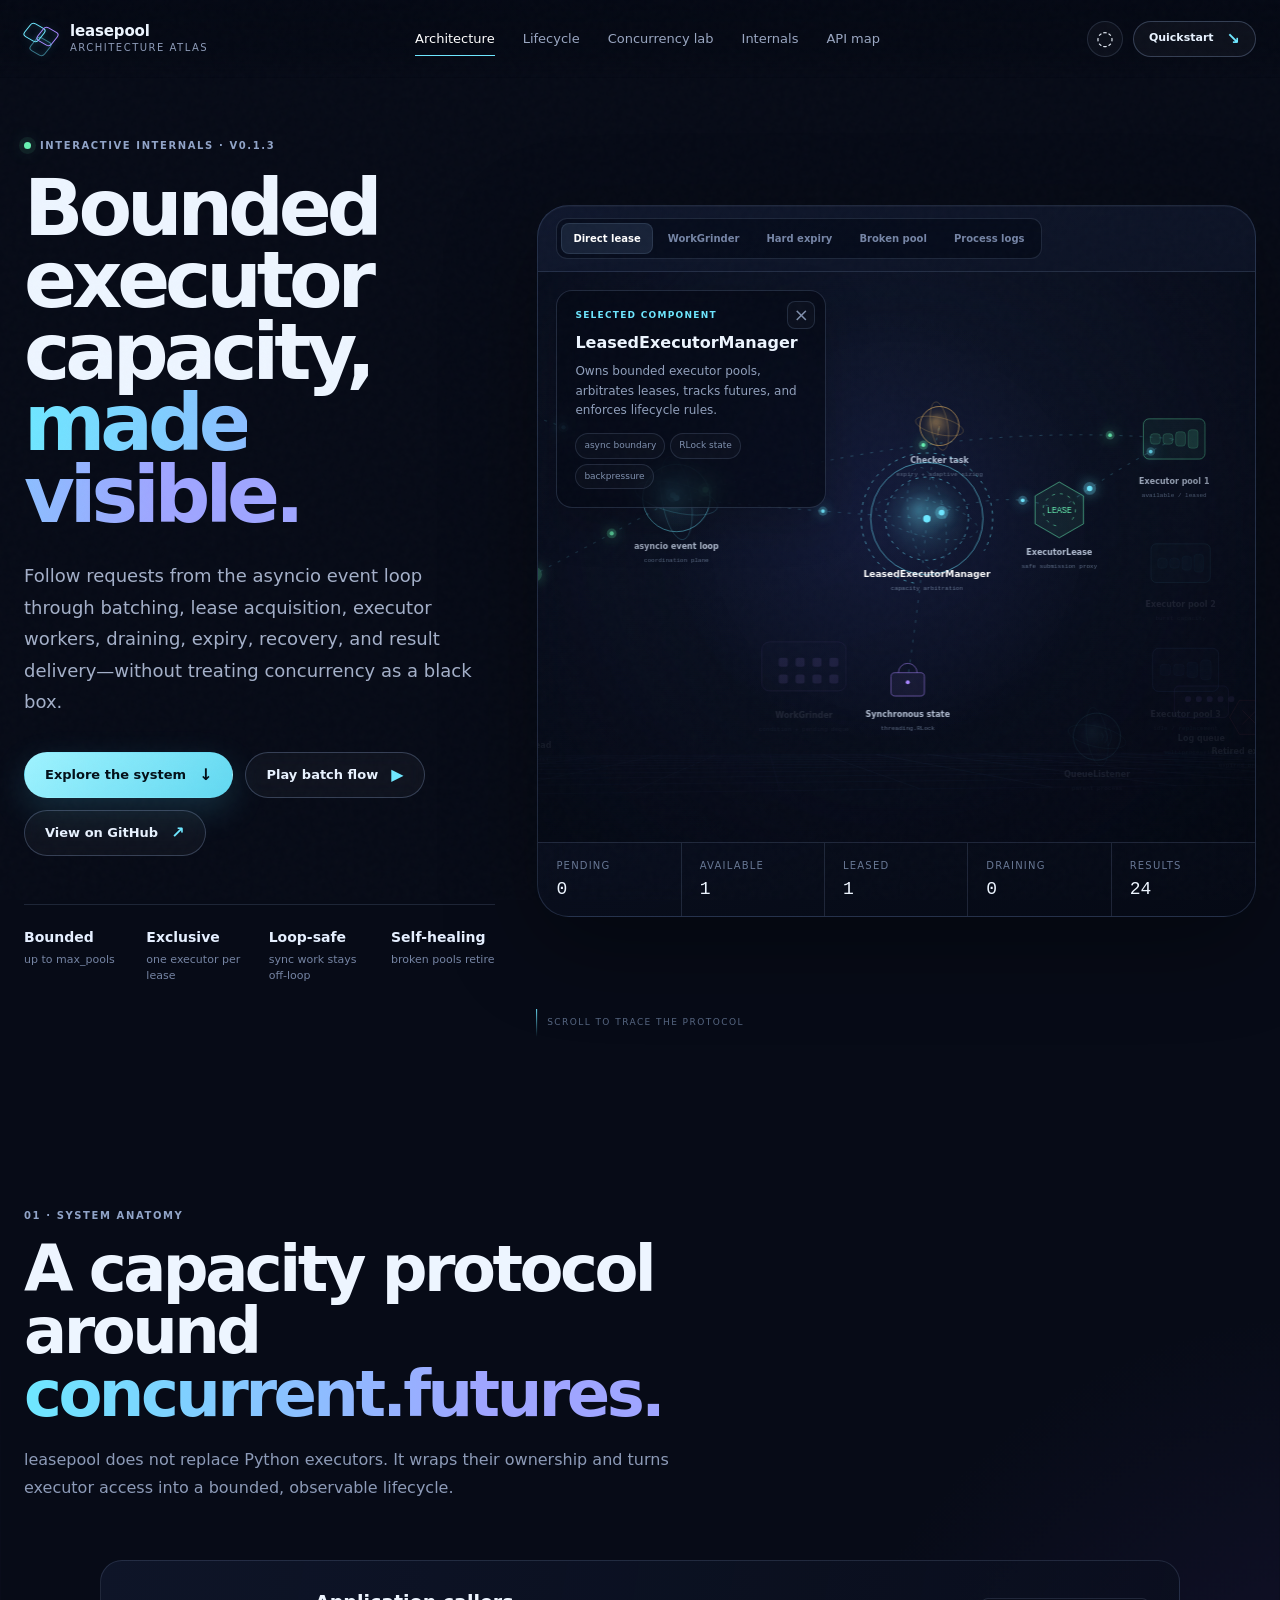
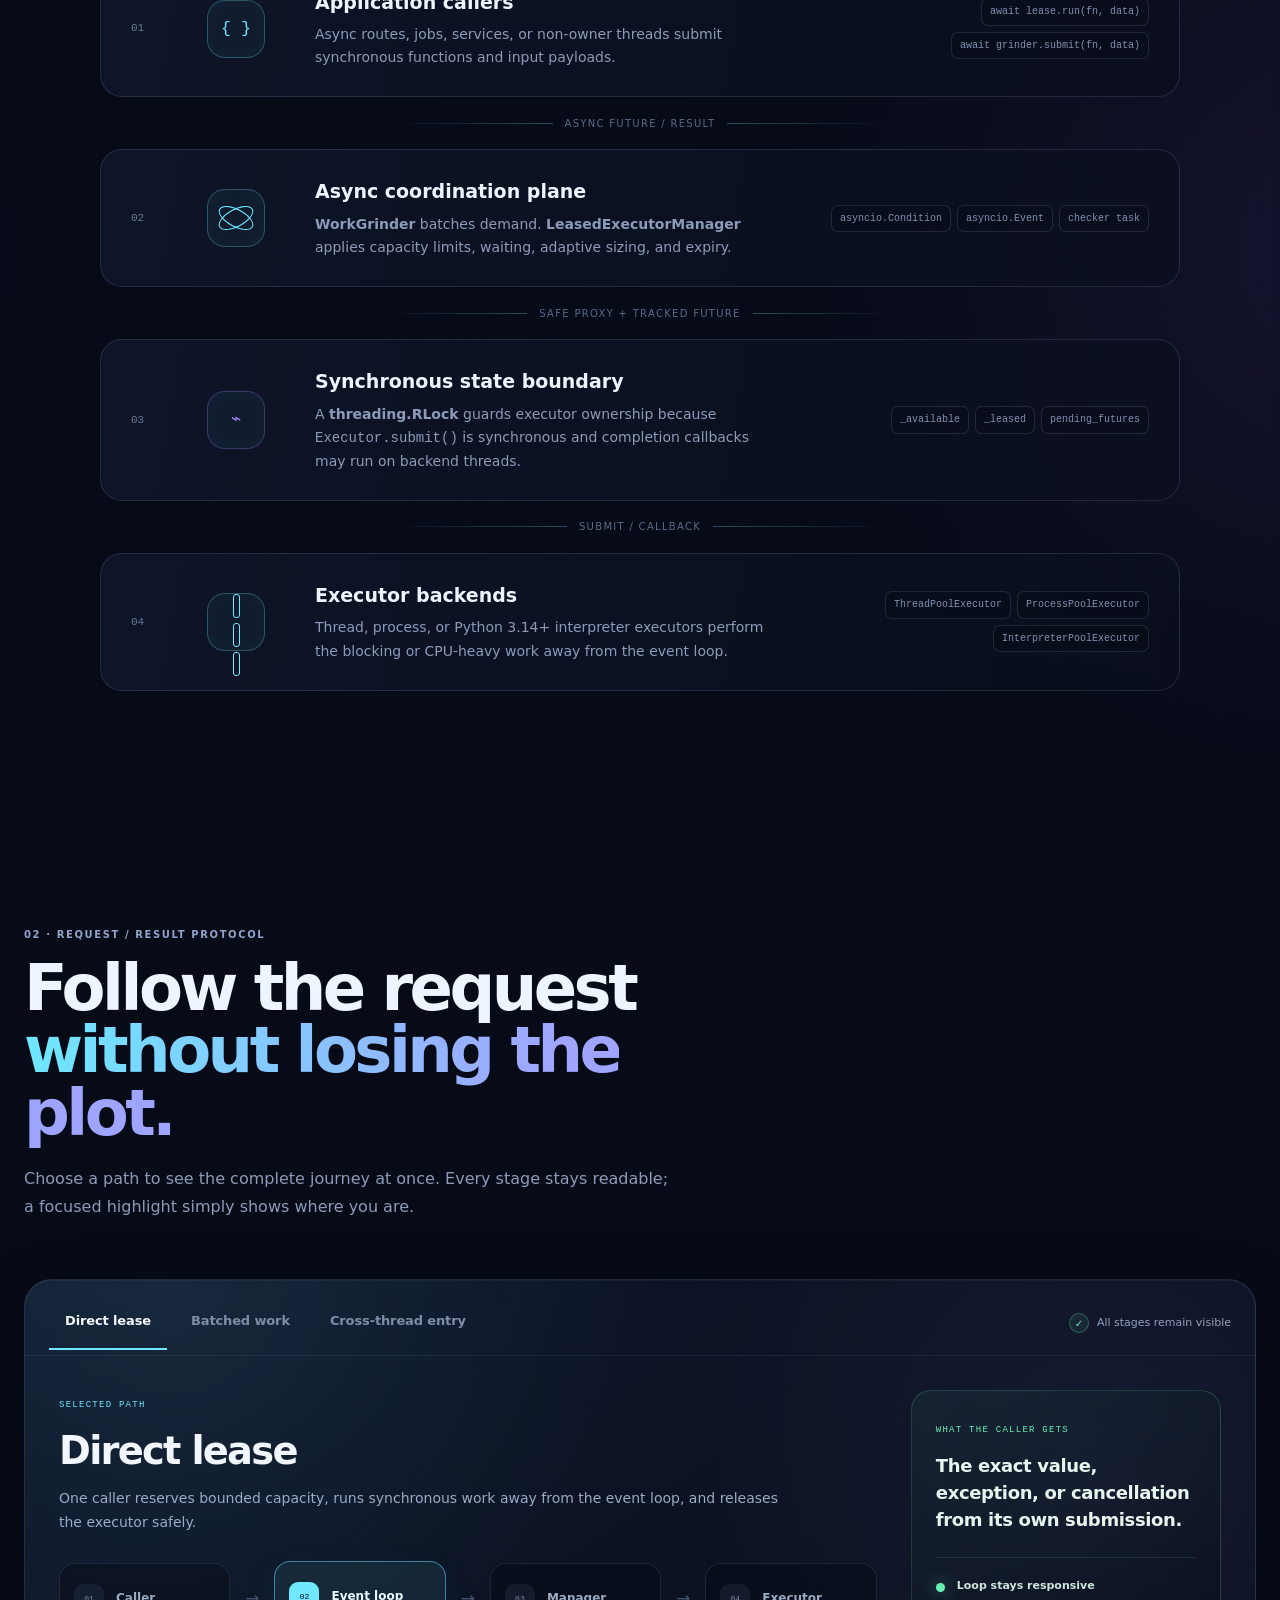
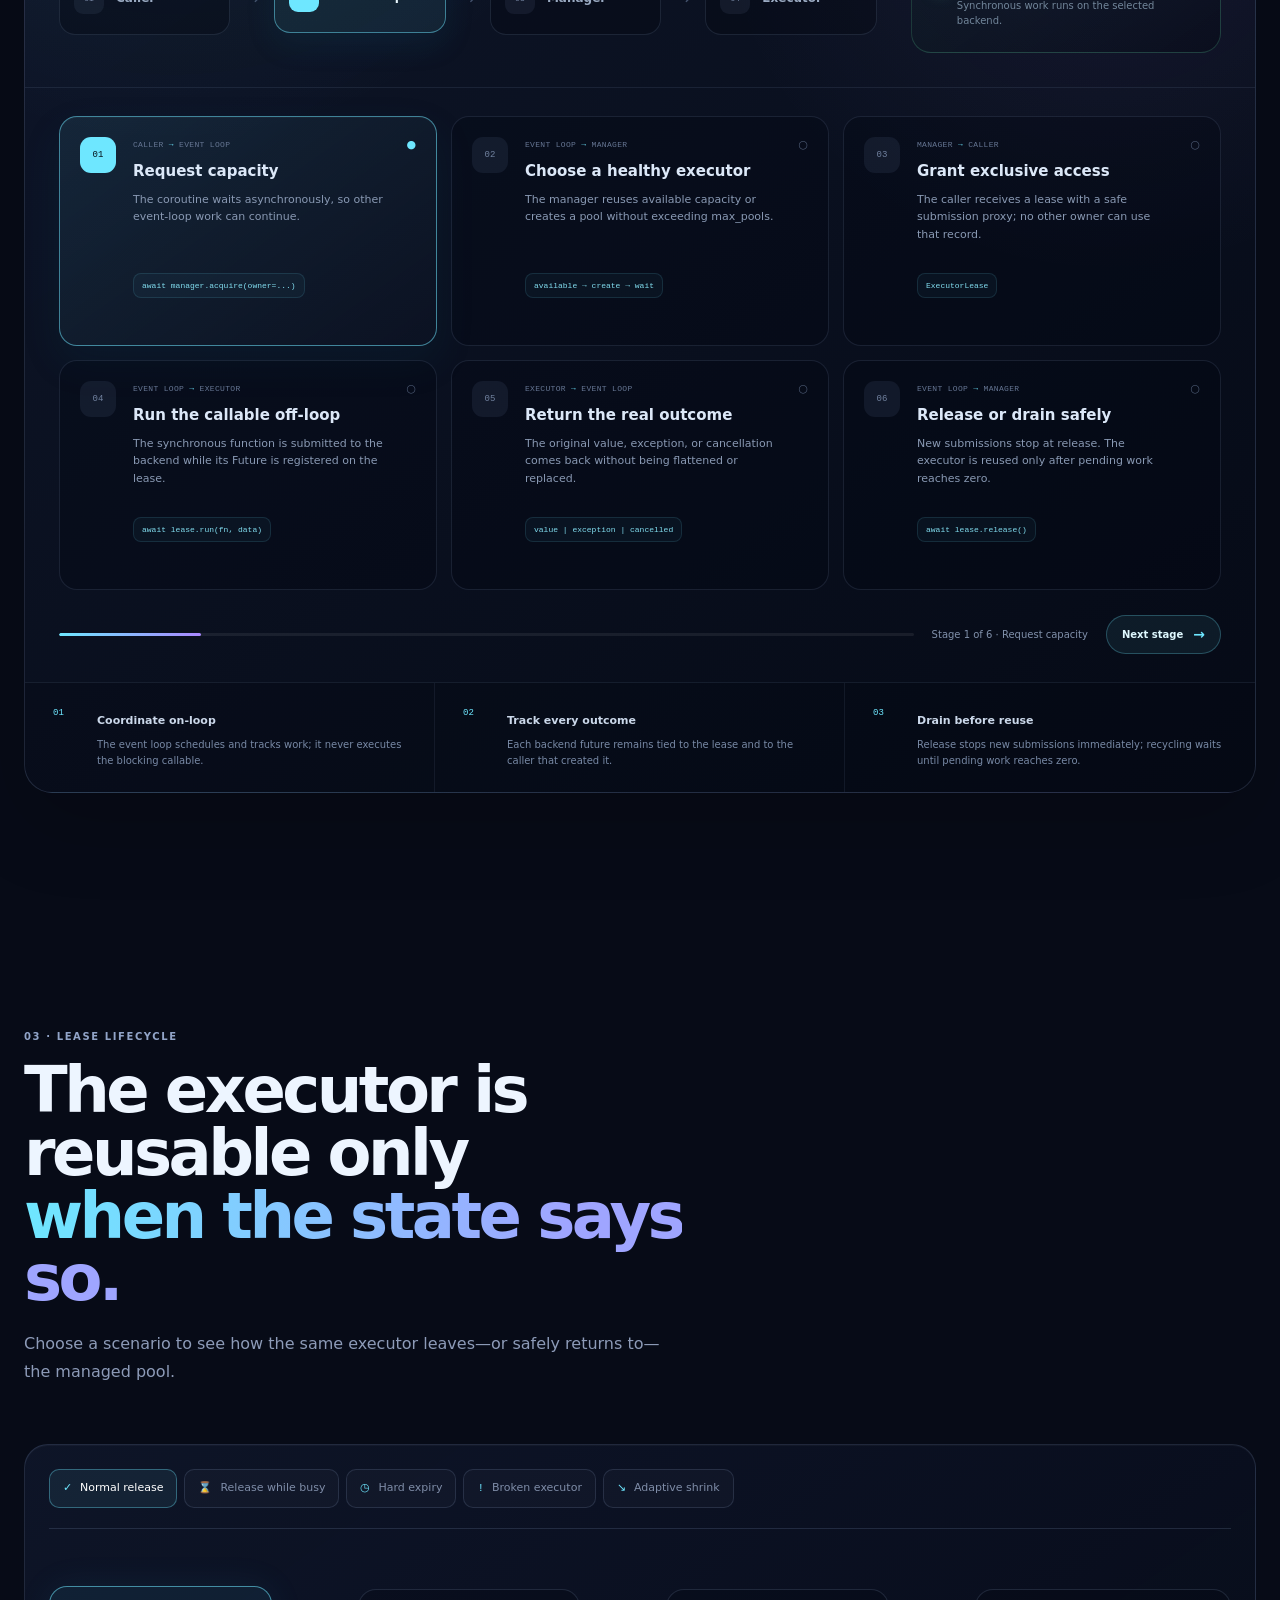
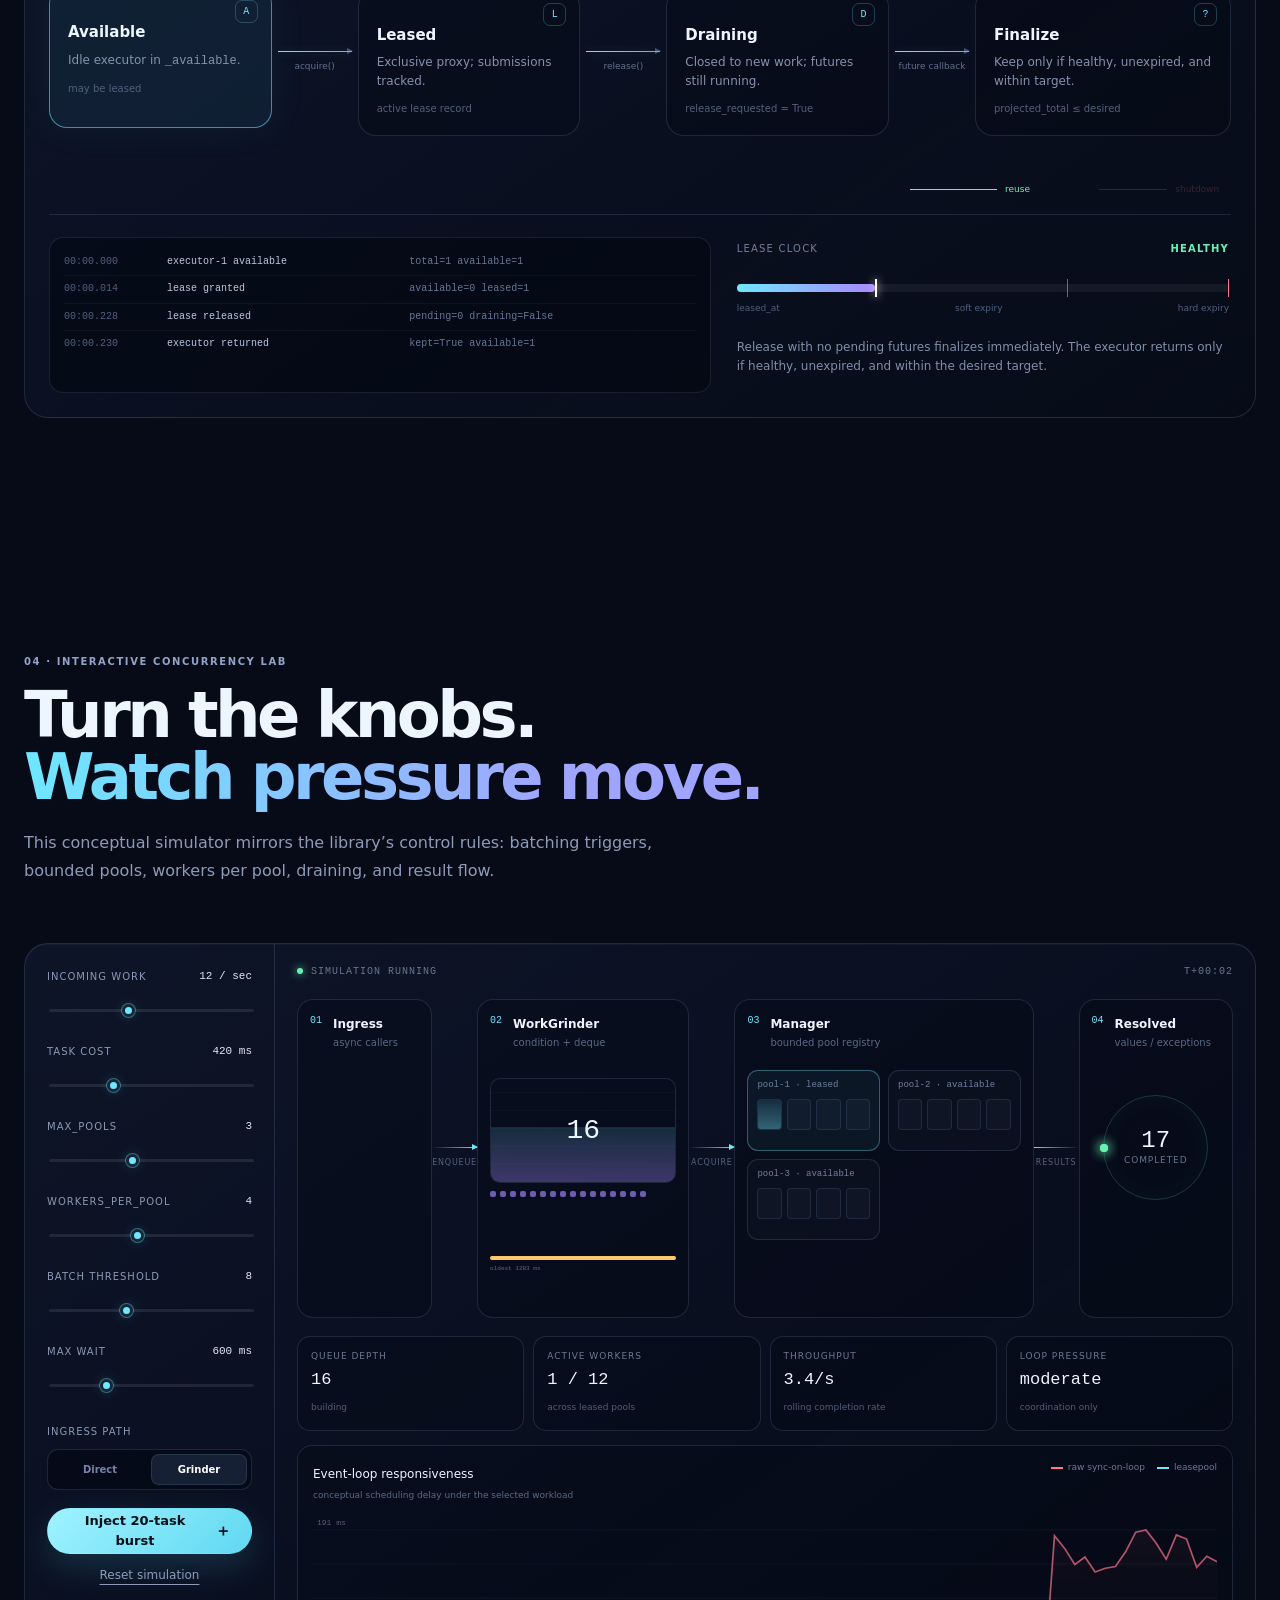
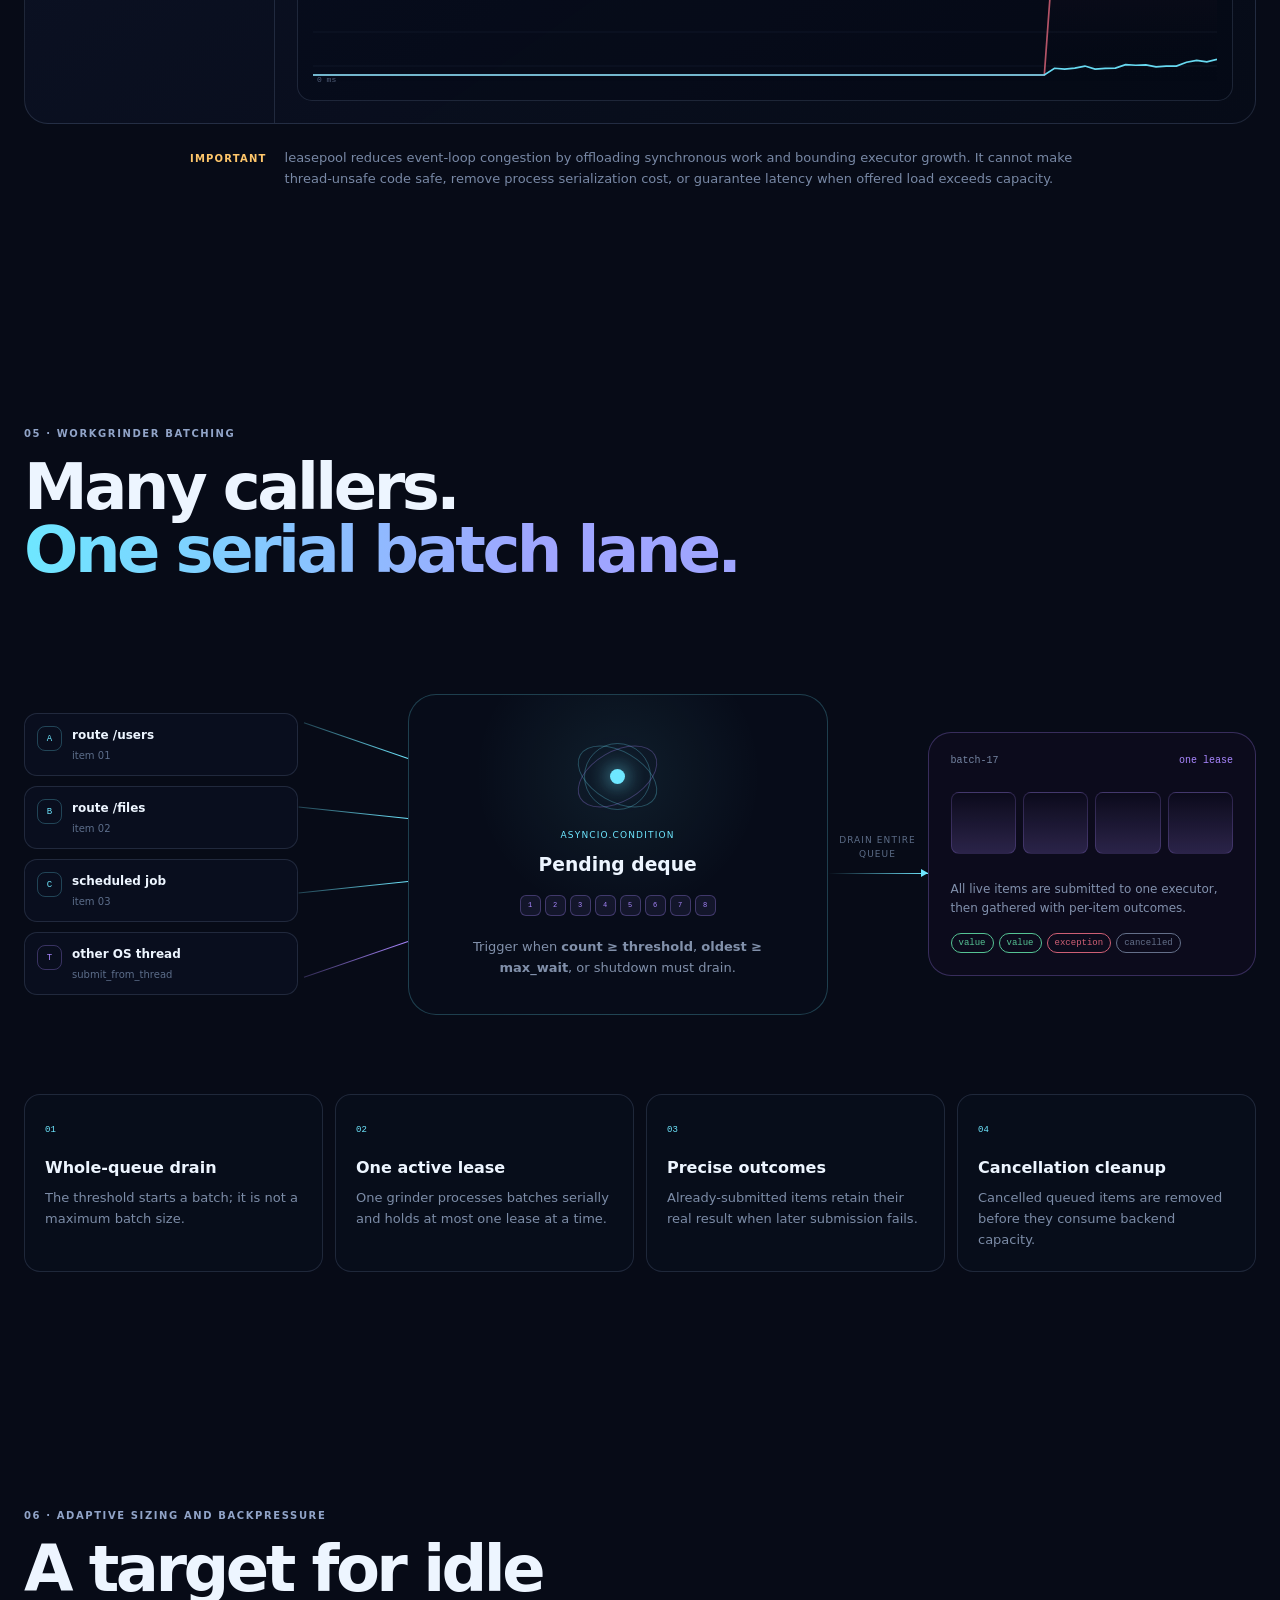
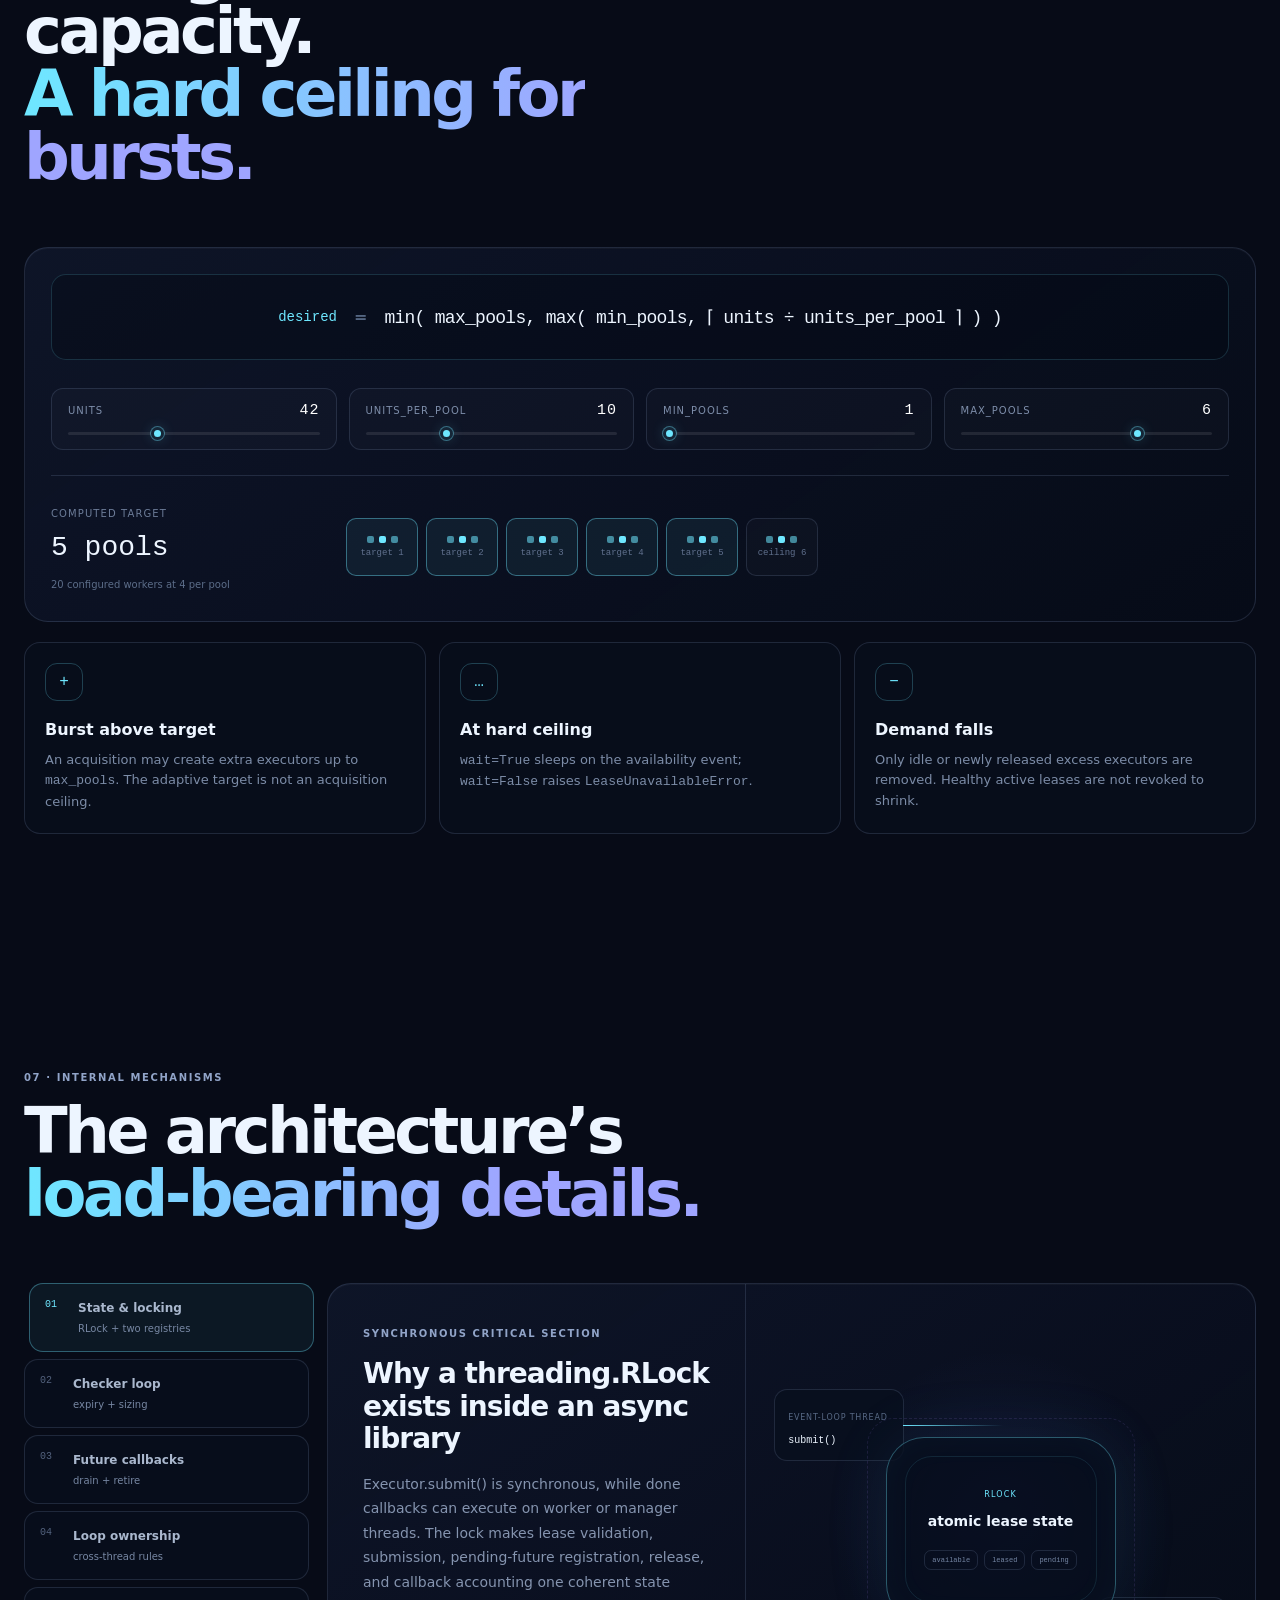
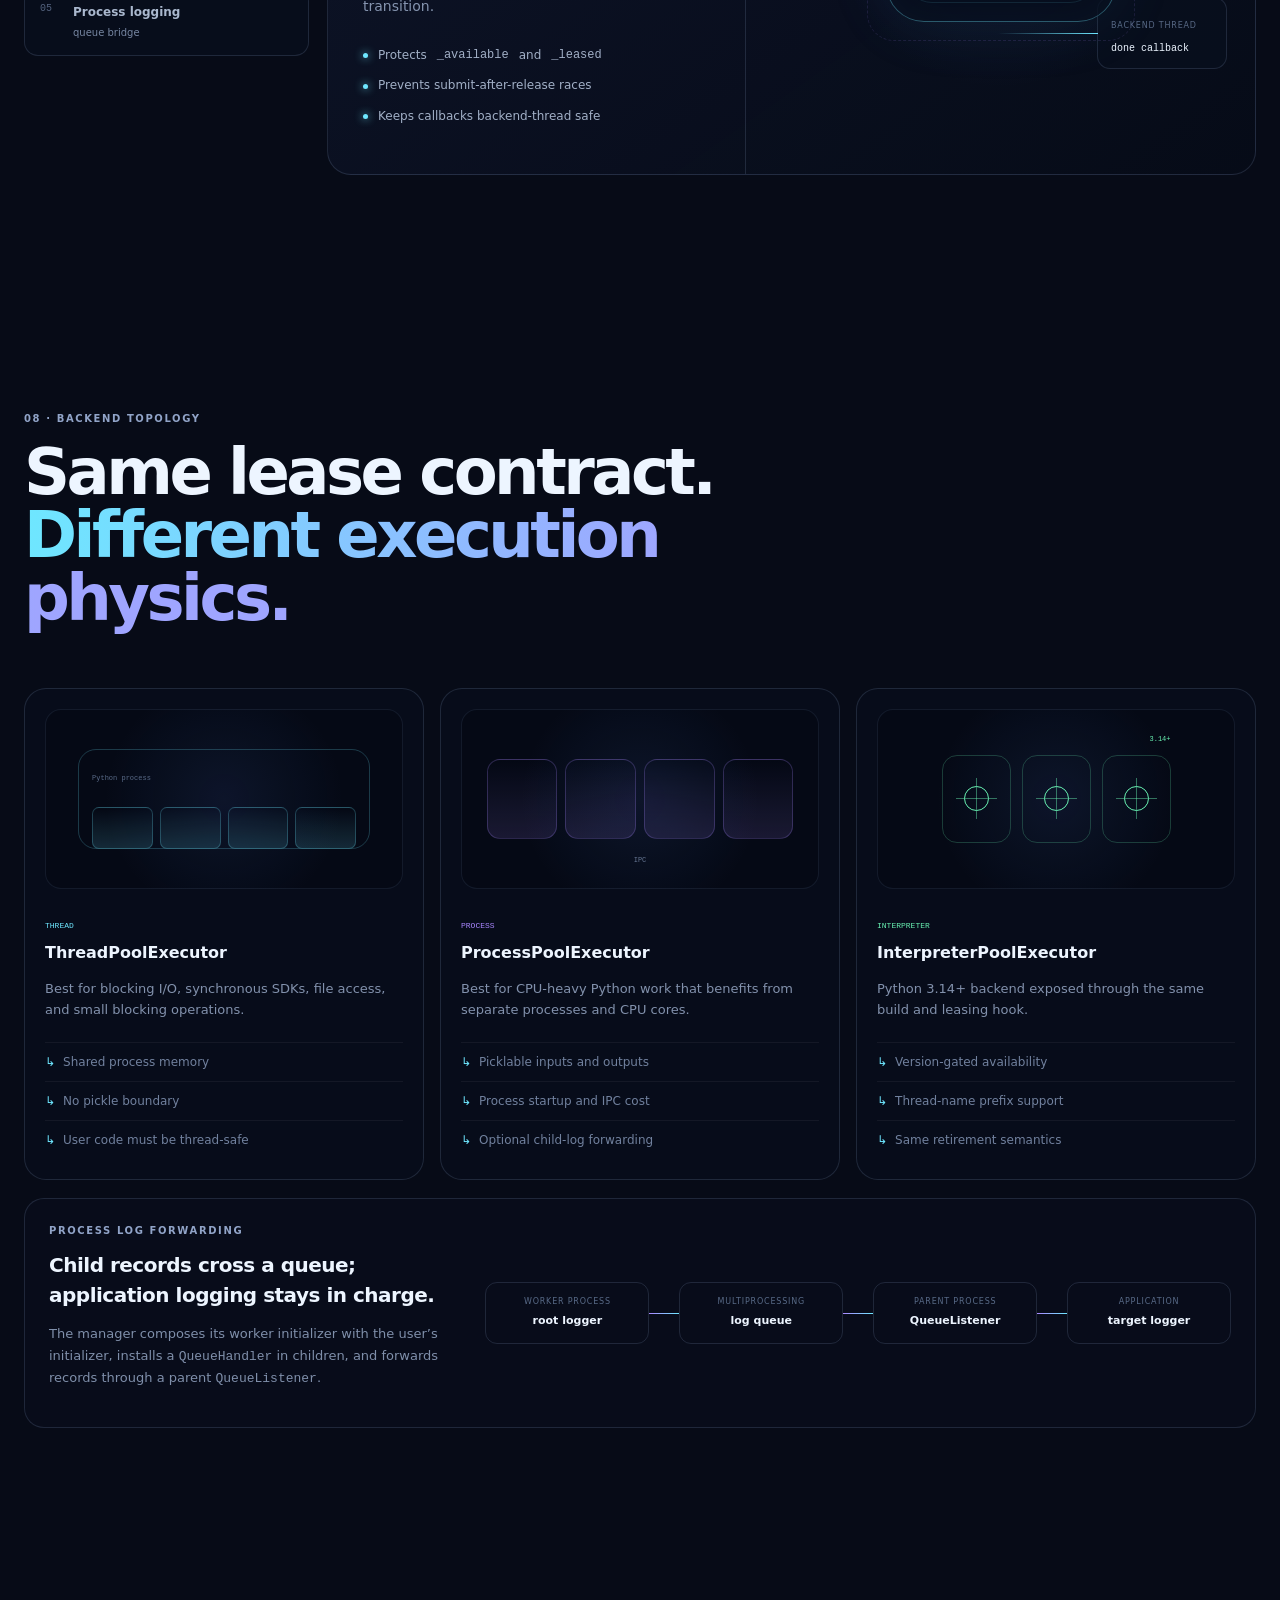
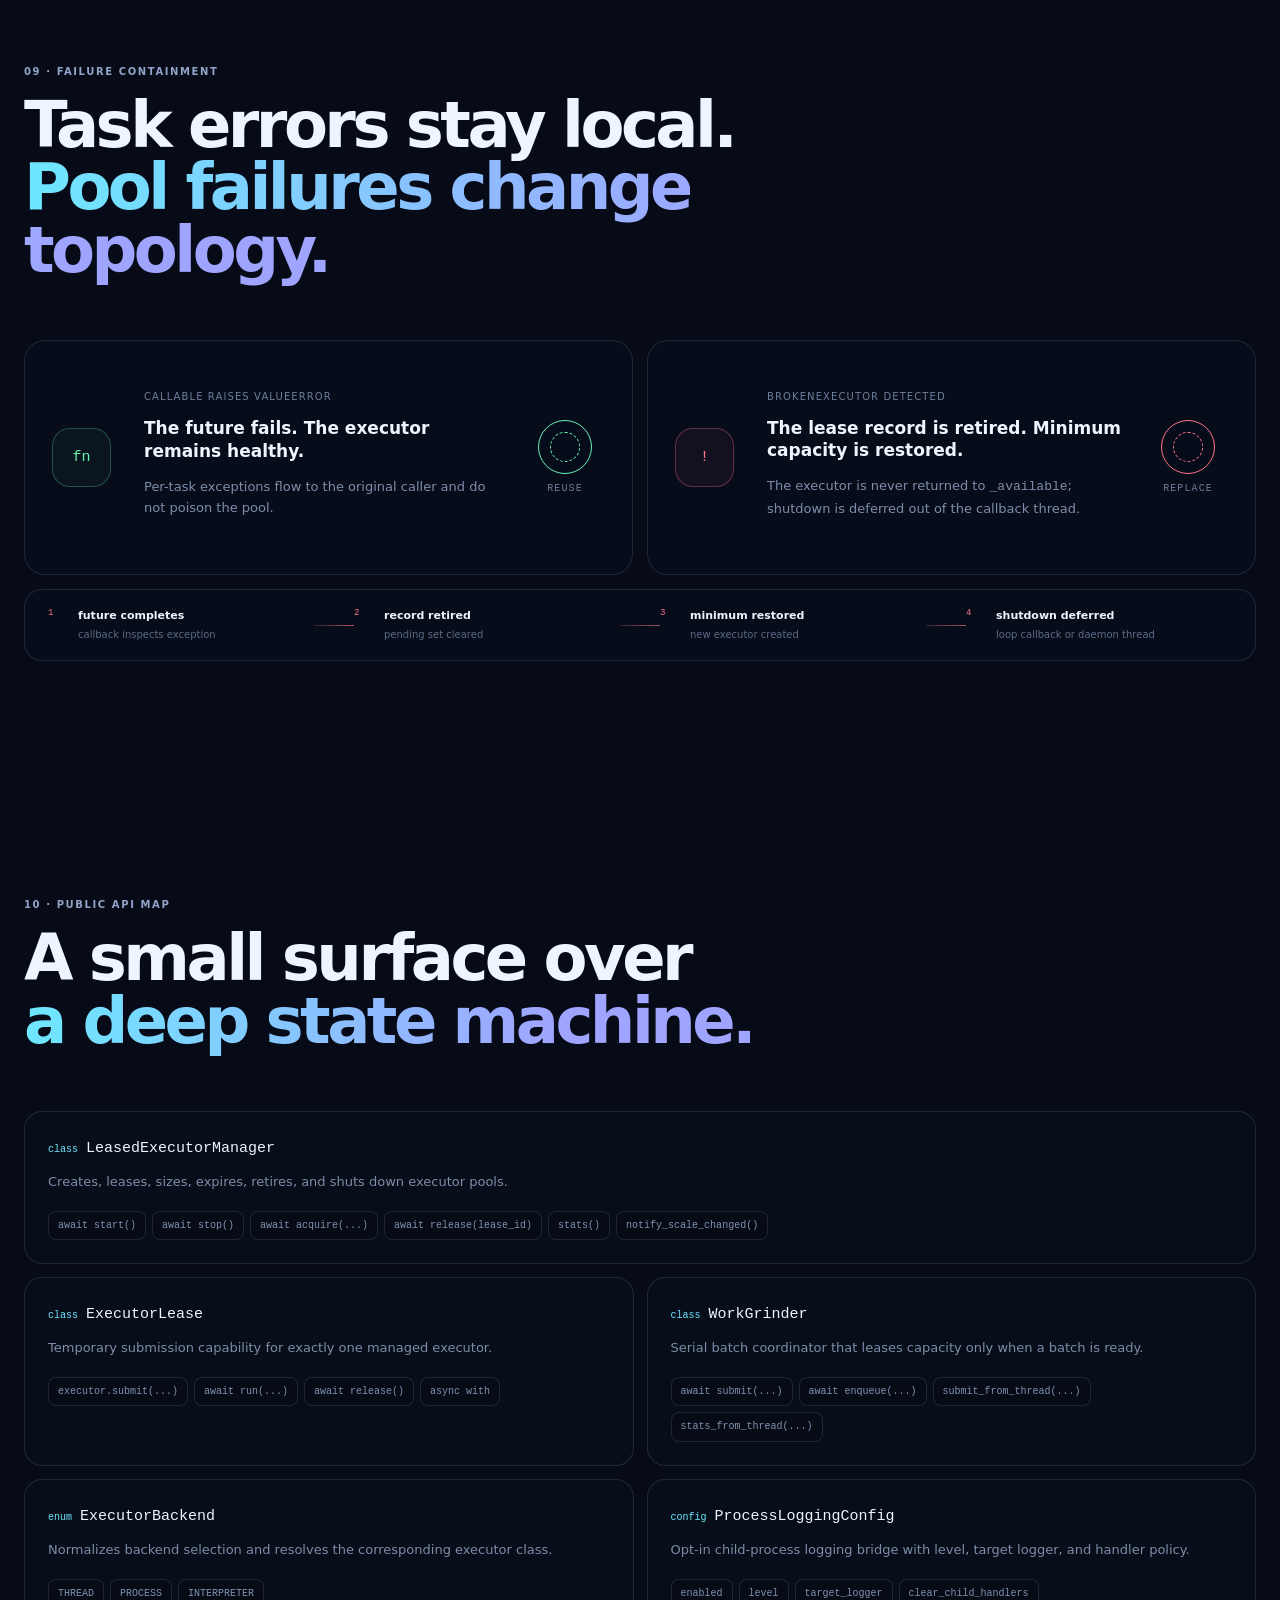
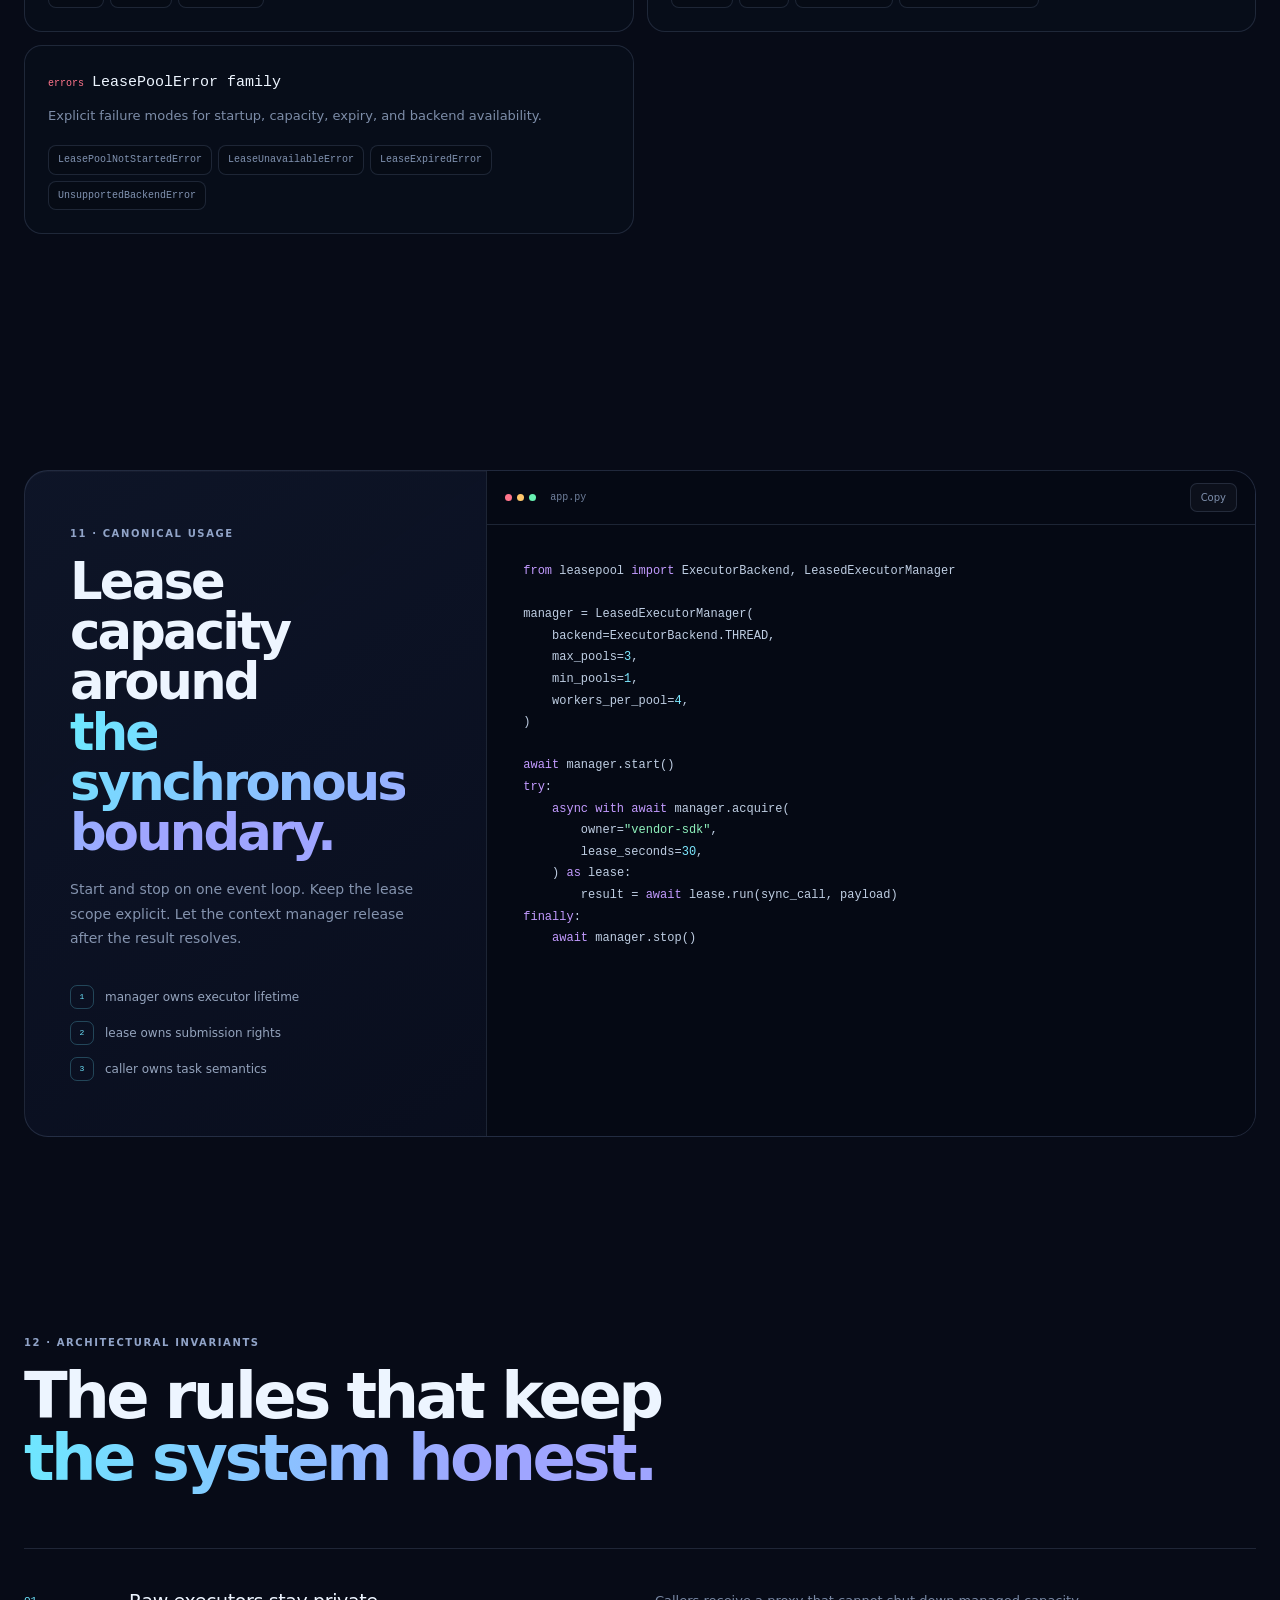
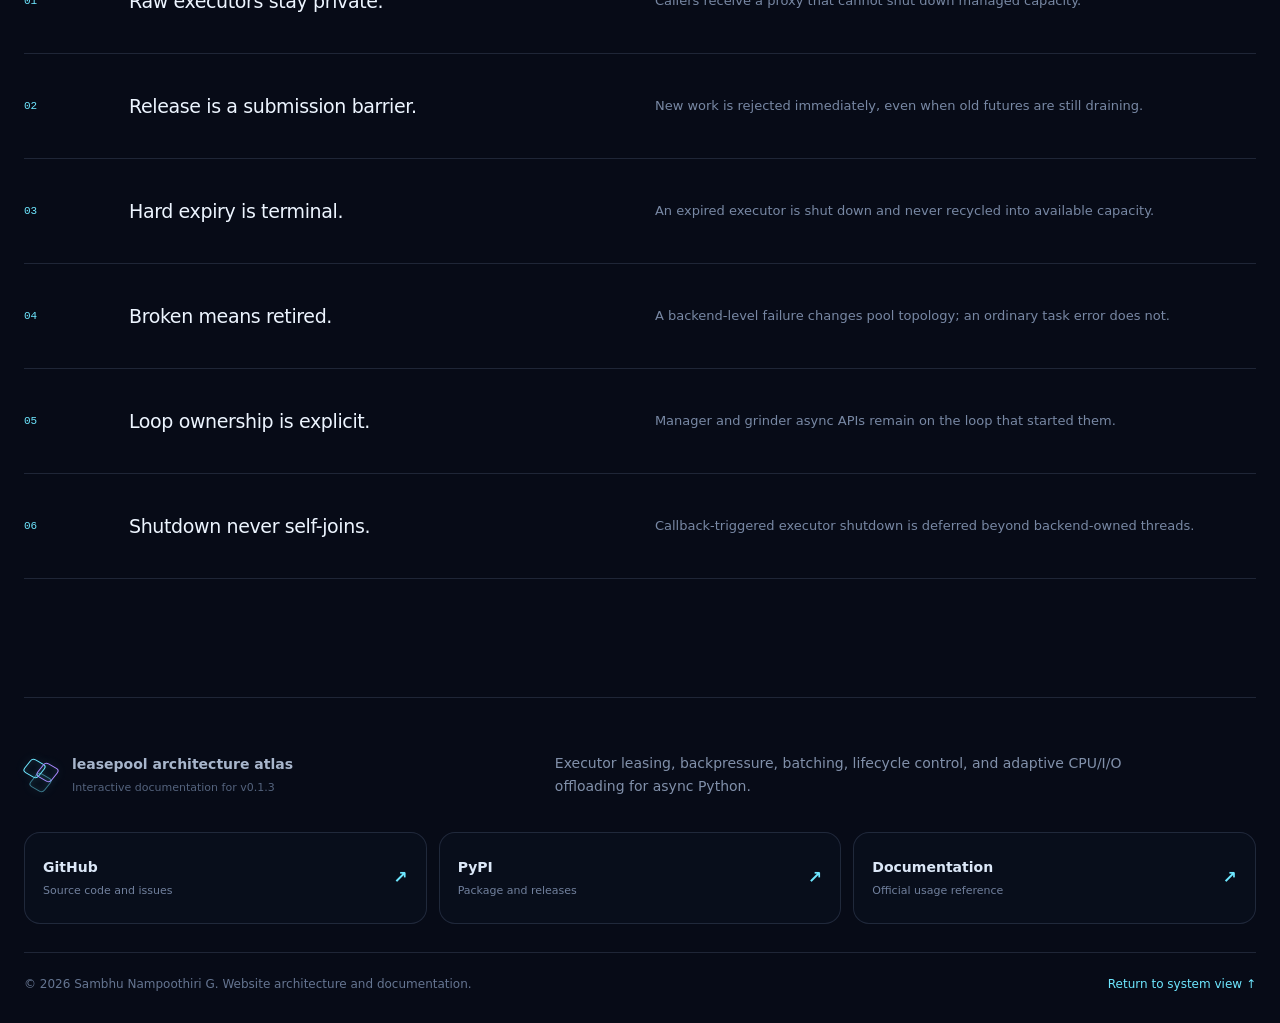
<file: leasepool_architecture_site/index.html>
<!doctype html>
<html lang="en">
<head>
  <meta charset="utf-8" />
  <meta name="viewport" content="width=device-width, initial-scale=1" />
  <meta name="theme-color" content="#070b17" />
  <meta name="description" content="Interactive graphical and architectural documentation for leasepool — executor leasing, backpressure, batching, lifecycle, and adaptive offloading for asyncio." />
  <title>leasepool · Interactive Architecture</title>
  <link rel="stylesheet" href="styles.css" />
</head>
<body>
  <div class="noise" aria-hidden="true"></div>
  <div class="cursor-glow" aria-hidden="true"></div>

  <header class="topbar" id="topbar">
    <a class="brand" href="#hero" aria-label="leasepool architecture home">
      <span class="brand-mark"><i></i><i></i><i></i></span>
      <span><b>leasepool</b><small>architecture atlas</small></span>
    </a>
    <nav class="nav" aria-label="Primary navigation">
      <a href="#architecture">Architecture</a>
      <a href="#lifecycle">Lifecycle</a>
      <a href="#concurrency">Concurrency lab</a>
      <a href="#internals">Internals</a>
      <a href="#api">API map</a>
    </nav>
    <div class="topbar-actions">
      <button class="icon-button" id="reduceMotion" aria-pressed="false" title="Toggle reduced motion">
        <span class="motion-icon">◌</span><span class="sr-only">Toggle reduced motion</span>
      </button>
      <a class="pill-button small" href="#quickstart">Quickstart <span>↘</span></a>
    </div>
  </header>

  <main>
    <section class="hero section" id="hero">
      <div class="hero-backdrop" aria-hidden="true"></div>
      <div class="hero-copy reveal">
        <div class="eyebrow"><span class="status-dot"></span> Interactive internals · v0.1.3</div>
        <h1>Bounded executor capacity,<br /><em>made visible.</em></h1>
        <p class="lede">
          Follow requests from the asyncio event loop through batching, lease acquisition,
          executor workers, draining, expiry, recovery, and result delivery—without treating
          concurrency as a black box.
        </p>
        <div class="hero-actions">
          <a class="pill-button primary" href="#architecture">Explore the system <span>↓</span></a>
          <button class="pill-button ghost" data-set-mode="grinder">Play batch flow <span>▶</span></button>
          <a class="pill-button ghost" href="https://github.com/jackofsometrades99/leasepool" target="_blank" rel="noopener noreferrer">View on GitHub <span>↗</span></a>
        </div>
        <div class="hero-proof">
          <div><strong>Bounded</strong><span>up to max_pools</span></div>
          <div><strong>Exclusive</strong><span>one executor per lease</span></div>
          <div><strong>Loop-safe</strong><span>sync work stays off-loop</span></div>
          <div><strong>Self-healing</strong><span>broken pools retire</span></div>
        </div>
      </div>

      <div class="hero-stage reveal" id="architecture">
        <div class="stage-toolbar">
          <div class="segmented" role="tablist" aria-label="Architecture scenario">
            <button class="active" role="tab" aria-selected="true" data-mode="direct">Direct lease</button>
            <button role="tab" aria-selected="false" data-mode="grinder">WorkGrinder</button>
            <button role="tab" aria-selected="false" data-mode="expiry">Hard expiry</button>
            <button role="tab" aria-selected="false" data-mode="broken">Broken pool</button>
            <button role="tab" aria-selected="false" data-mode="logging">Process logs</button>
          </div>
          <!-- <div class="stage-legend"><span class="legend-dot moving"></span><span id="modeCaption">request → lease → executor → result</span></div> -->
        </div>
        <div class="scene-wrap">
          <canvas id="architectureCanvas" aria-label="Interactive 3D architecture of the leasepool library"></canvas>
          <!-- <div class="scene-hint"><span>drag to orbit</span><span>scroll to zoom</span><span>select a node</span></div> -->
          <aside class="node-inspector" id="nodeInspector" aria-live="polite">
            <button
              class="inspector-close"
              id="inspectorClose"
              type="button"
              aria-label="Close selected component"
              title="Close"
            >×</button>

            <div class="inspector-kicker">Selected component</div>
            <h3 id="inspectorTitle">LeasedExecutorManager</h3>
            <p id="inspectorBody">Owns bounded executor pools, arbitrates leases, tracks futures, and enforces lifecycle rules.</p>
            <div class="inspector-tags" id="inspectorTags">
              <span>async boundary</span><span>RLock state</span><span>backpressure</span>
            </div>
          </aside>
        </div>
        <div class="stage-metrics" id="stageMetrics">
          <div><span>pending</span><b id="metricPending">0</b></div>
          <div><span>available</span><b id="metricAvailable">1</b></div>
          <div><span>leased</span><b id="metricLeased">1</b></div>
          <div><span>draining</span><b id="metricDraining">0</b></div>
          <div><span>results</span><b id="metricResults">24</b></div>
        </div>
      </div>

      <div class="scroll-cue" aria-hidden="true"><span></span>scroll to trace the protocol</div>
    </section>

    <section class="section anatomy" id="system-map">
      <div class="section-heading reveal">
        <div class="eyebrow">01 · System anatomy</div>
        <h2>A capacity protocol around<br /><em>concurrent.futures.</em></h2>
        <p>leasepool does not replace Python executors. It wraps their ownership and turns executor access into a bounded, observable lifecycle.</p>
      </div>

      <div class="layer-stack reveal">
        <article class="layer-card user-layer">
          <div class="layer-index">01</div>
          <div class="layer-symbol">{ }</div>
          <div>
            <h3>Application callers</h3>
            <p>Async routes, jobs, services, or non-owner threads submit synchronous functions and input payloads.</p>
          </div>
          <div class="layer-interface"><code>await lease.run(fn, data)</code><code>await grinder.submit(fn, data)</code></div>
        </article>
        <div class="layer-connector"><i></i><span>async Future / result</span><i></i></div>
        <article class="layer-card coordination-layer">
          <div class="layer-index">02</div>
          <div class="layer-symbol orbit-symbol"><i></i><i></i></div>
          <div>
            <h3>Async coordination plane</h3>
            <p><b>WorkGrinder</b> batches demand. <b>LeasedExecutorManager</b> applies capacity limits, waiting, adaptive sizing, and expiry.</p>
          </div>
          <div class="layer-interface"><code>asyncio.Condition</code><code>asyncio.Event</code><code>checker task</code></div>
        </article>
        <div class="layer-connector"><i></i><span>safe proxy + tracked Future</span><i></i></div>
        <article class="layer-card sync-layer">
          <div class="layer-index">03</div>
          <div class="layer-symbol lock-symbol">⌁</div>
          <div>
            <h3>Synchronous state boundary</h3>
            <p>A <b>threading.RLock</b> guards executor ownership because <code>Executor.submit()</code> is synchronous and completion callbacks may run on backend threads.</p>
          </div>
          <div class="layer-interface"><code>_available</code><code>_leased</code><code>pending_futures</code></div>
        </article>
        <div class="layer-connector"><i></i><span>submit / callback</span><i></i></div>
        <article class="layer-card worker-layer">
          <div class="layer-index">04</div>
          <div class="layer-symbol worker-symbol"><i></i><i></i><i></i></div>
          <div>
            <h3>Executor backends</h3>
            <p>Thread, process, or Python 3.14+ interpreter executors perform the blocking or CPU-heavy work away from the event loop.</p>
          </div>
          <div class="layer-interface"><code>ThreadPoolExecutor</code><code>ProcessPoolExecutor</code><code>InterpreterPoolExecutor</code></div>
        </article>
      </div>
    </section>

    <section class="section protocol" id="protocol">
      <div class="section-heading reveal">
        <div class="eyebrow">02 · Request / result protocol</div>
        <h2>Follow the request<br /><em>without losing the plot.</em></h2>
        <p>Choose a path to see the complete journey at once. Every stage stays readable; a focused highlight simply shows where you are.</p>
      </div>

      <div class="protocol-explorer reveal">
        <div class="protocol-toolbar">
          <div class="sequence-tabs" role="tablist" aria-label="Request path">
            <button class="active" data-sequence="lease">Direct lease</button>
            <button data-sequence="grinder">Batched work</button>
            <button data-sequence="thread">Cross-thread entry</button>
          </div>
          <div class="protocol-readable"><span>✓</span> All stages remain visible</div>
        </div>

        <div class="protocol-overview">
          <div class="protocol-intro">
            <span class="protocol-kicker">Selected path</span>
            <h3 id="sequenceTitle">Direct lease</h3>
            <p id="sequenceSummary">One caller reserves bounded capacity, runs synchronous work away from the event loop, and releases the executor safely.</p>

            <div class="protocol-route" id="protocolRoute" aria-label="Direct lease route">
              <div class="route-actor" data-route-index="0"><i>01</i><span id="routeActor0">Caller</span></div>
              <b aria-hidden="true">→</b>
              <div class="route-actor" data-route-index="1"><i>02</i><span id="routeActor1">Event loop</span></div>
              <b aria-hidden="true">→</b>
              <div class="route-actor" data-route-index="2"><i>03</i><span id="routeActor2">Manager</span></div>
              <b aria-hidden="true">→</b>
              <div class="route-actor" data-route-index="3"><i>04</i><span id="routeActor3">Executor</span></div>
            </div>
          </div>

          <aside class="protocol-outcome">
            <span>What the caller gets</span>
            <strong id="sequenceOutcome">The exact value, exception, or cancellation from its own submission.</strong>
            <div><i></i><p><b>Loop stays responsive</b><small>Synchronous work runs on the selected backend.</small></p></div>
          </aside>
        </div>

        <ol class="protocol-steps" id="sequenceSteps" aria-label="Request stages"></ol>

        <div class="sequence-controls">
          <div class="sequence-progress" aria-hidden="true"><i id="sequenceProgress"></i></div>
          <span id="sequenceStepLabel">Stage 1 of 6 · Request capacity</span>
          <button class="protocol-next" id="sequenceReplay" type="button">Next stage <span>→</span></button>
        </div>

        <div class="protocol-guarantees" aria-label="Protocol guarantees">
          <article><span>01</span><div><b>Coordinate on-loop</b><p>The event loop schedules and tracks work; it never executes the blocking callable.</p></div></article>
          <article><span>02</span><div><b>Track every outcome</b><p>Each backend future remains tied to the lease and to the caller that created it.</p></div></article>
          <article><span>03</span><div><b>Drain before reuse</b><p>Release stops new submissions immediately; recycling waits until pending work reaches zero.</p></div></article>
        </div>
      </div>
    </section>

    <section class="section lifecycle" id="lifecycle">
      <div class="section-heading reveal">
        <div class="eyebrow">03 · Lease lifecycle</div>
        <h2>The executor is reusable only<br /><em>when the state says so.</em></h2>
        <p>Choose a scenario to see how the same executor leaves—or safely returns to—the managed pool.</p>
      </div>

      <div class="lifecycle-board reveal">
        <div class="lifecycle-controls">
          <button class="active" data-lifecycle="normal"><span>✓</span>Normal release</button>
          <button data-lifecycle="drain"><span>⌛</span>Release while busy</button>
          <button data-lifecycle="expire"><span>◷</span>Hard expiry</button>
          <button data-lifecycle="broken"><span>!</span>Broken executor</button>
          <button data-lifecycle="shrink"><span>↘</span>Adaptive shrink</button>
        </div>
        <div class="state-machine" id="stateMachine">
          <div class="state-card active" data-state="available"><span class="state-number">A</span><h3>Available</h3><p>Idle executor in <code>_available</code>.</p><small>may be leased</small></div>
          <div class="state-path" data-path="acquire"><i></i><span>acquire()</span></div>
          <div class="state-card" data-state="leased"><span class="state-number">L</span><h3>Leased</h3><p>Exclusive proxy; submissions tracked.</p><small>active lease record</small></div>
          <div class="state-path" data-path="release"><i></i><span>release()</span></div>
          <div class="state-card" data-state="draining"><span class="state-number">D</span><h3>Draining</h3><p>Closed to new work; futures still running.</p><small>release_requested = True</small></div>
          <div class="state-path" data-path="finalize"><i></i><span>future callback</span></div>
          <div class="state-card" data-state="decision"><span class="state-number">?</span><h3>Finalize</h3><p>Keep only if healthy, unexpired, and within target.</p><small>projected_total ≤ desired</small></div>
          <div class="state-branch recycle" data-branch="recycle"><i></i><span>reuse</span></div>
          <div class="state-branch retire" data-branch="retire"><i></i><span>shutdown</span></div>
        </div>
        <div class="lifecycle-footer">
          <div class="event-terminal" id="lifecycleTerminal" aria-live="polite">
            <div><span>00:00.000</span><b>executor-1 created</b><em>total=1 available=1</em></div>
            <div><span>00:00.014</span><b>lease granted</b><em>available=0 leased=1</em></div>
            <div><span>00:00.228</span><b>lease released</b><em>pending=0 draining=False</em></div>
            <div><span>00:00.230</span><b>executor returned</b><em>kept=True available=1</em></div>
          </div>
          <div class="expiry-clock">
            <div class="clock-label"><span>lease clock</span><b id="clockStatus">healthy</b></div>
            <div class="clock-track"><i class="soft-marker"></i><i class="hard-marker"></i><span id="clockFill"></span><b id="clockNeedle"></b></div>
            <div class="clock-scale"><span>leased_at</span><span>soft expiry</span><span>hard expiry</span></div>
            <p id="clockExplanation">Soft expiry is informational. Submission remains valid through grace; hard expiry revokes the lease.</p>
          </div>
        </div>
      </div>
    </section>

    <section class="section concurrency" id="concurrency">
      <div class="section-heading reveal">
        <div class="eyebrow">04 · Interactive concurrency lab</div>
        <h2>Turn the knobs.<br /><em>Watch pressure move.</em></h2>
        <p>This conceptual simulator mirrors the library’s control rules: batching triggers, bounded pools, workers per pool, draining, and result flow.</p>
      </div>

      <div class="lab-shell reveal">
        <aside class="lab-controls">
          <div class="lab-control">
            <div><label for="arrivalRate">Incoming work</label><output id="arrivalRateOut">12 / sec</output></div>
            <input id="arrivalRate" type="range" min="1" max="30" value="12" />
          </div>
          <div class="lab-control">
            <div><label for="taskCost">Task cost</label><output id="taskCostOut">420 ms</output></div>
            <input id="taskCost" type="range" min="80" max="1200" step="20" value="420" />
          </div>
          <div class="lab-control">
            <div><label for="maxPools">max_pools</label><output id="maxPoolsOut">3</output></div>
            <input id="maxPools" type="range" min="1" max="6" value="3" />
          </div>
          <div class="lab-control">
            <div><label for="workersPool">workers_per_pool</label><output id="workersPoolOut">4</output></div>
            <input id="workersPool" type="range" min="1" max="8" value="4" />
          </div>
          <div class="lab-control grinder-control">
            <div><label for="batchThreshold">batch threshold</label><output id="batchThresholdOut">8</output></div>
            <input id="batchThreshold" type="range" min="1" max="20" value="8" />
          </div>
          <div class="lab-control grinder-control">
            <div><label for="maxWait">max wait</label><output id="maxWaitOut">600 ms</output></div>
            <input id="maxWait" type="range" min="100" max="2000" step="100" value="600" />
          </div>
          <div class="lab-mode">
            <span>Ingress path</span>
            <div class="segmented full">
              <button data-lab-mode="direct">Direct</button>
              <button class="active" data-lab-mode="grinder">Grinder</button>
            </div>
          </div>
          <button class="pill-button primary full-width" id="burstButton">Inject 20-task burst <span>＋</span></button>
          <button class="text-button" id="resetLab">Reset simulation</button>
        </aside>

        <div class="lab-visual">
          <div class="lab-topline">
            <div class="sim-status"><span></span>simulation running</div>
            <div class="sim-time" id="simTime">T+00:00</div>
          </div>
          <div class="flow-rack">
            <div class="rack-zone ingress-zone">
              <div class="rack-label"><span>01</span><b>Ingress</b><small>async callers</small></div>
              <div class="request-stream" id="requestStream"></div>
            </div>
            <div class="rack-link"><i></i><span id="rackLinkLabel">enqueue</span></div>
            <div class="rack-zone queue-zone">
              <div class="rack-label"><span>02</span><b id="queueZoneTitle">WorkGrinder</b><small id="queueZoneSub">condition + deque</small></div>
              <div class="queue-display">
                <div class="queue-meter"><span id="queueFill"></span><b id="queueCount">0</b></div>
                <div class="queue-dots" id="queueDots"></div>
              </div>
              <div class="batch-timer"><span id="batchTimerFill"></span><b id="batchTimerText">oldest 0 ms</b></div>
            </div>
            <div class="rack-link"><i></i><span>acquire</span></div>
            <div class="rack-zone manager-zone">
              <div class="rack-label"><span>03</span><b>Manager</b><small>bounded pool registry</small></div>
              <div class="pool-grid" id="poolGrid"></div>
            </div>
            <div class="rack-link reverse"><i></i><span>results</span></div>
            <div class="rack-zone result-zone">
              <div class="rack-label"><span>04</span><b>Resolved</b><small>values / exceptions</small></div>
              <div class="result-orbit"><b id="completedCount">0</b><span>completed</span><i></i><i></i></div>
            </div>
          </div>

          <div class="lab-dashboard">
            <div class="metric-card"><span>Queue depth</span><b id="labQueueMetric">0</b><small id="labQueueTrend">stable</small></div>
            <div class="metric-card"><span>Active workers</span><b id="labWorkersMetric">0 / 12</b><small>across leased pools</small></div>
            <div class="metric-card"><span>Throughput</span><b id="labThroughputMetric">0.0/s</b><small>rolling completion rate</small></div>
            <div class="metric-card"><span>Loop pressure</span><b id="labPressureMetric">low</b><small>coordination only</small></div>
          </div>

          <div class="chart-card">
            <div class="chart-head"><div><span>Event-loop responsiveness</span><small>conceptual scheduling delay under the selected workload</small></div><div class="chart-legend"><span><i class="raw"></i>raw sync-on-loop</span><span><i class="pooled"></i>leasepool</span></div></div>
            <canvas id="pressureChart" height="170" aria-label="Event loop responsiveness comparison chart"></canvas>
          </div>
        </div>
      </div>
      <div class="lab-note reveal"><span>Important</span><p>leasepool reduces event-loop congestion by offloading synchronous work and bounding executor growth. It cannot make thread-unsafe code safe, remove process serialization cost, or guarantee latency when offered load exceeds capacity.</p></div>
    </section>

    <section class="section grinder" id="grinder">
      <div class="section-heading reveal">
        <div class="eyebrow">05 · WorkGrinder batching</div>
        <h2>Many callers.<br /><em>One serial batch lane.</em></h2>
      </div>
      <div class="grinder-visual reveal">
        <div class="grinder-callers">
          <div class="caller-node"><span>A</span><b>route /users</b><small>item 01</small></div>
          <div class="caller-node"><span>B</span><b>route /files</b><small>item 02</small></div>
          <div class="caller-node"><span>C</span><b>scheduled job</b><small>item 03</small></div>
          <div class="caller-node thread"><span>T</span><b>other OS thread</b><small>submit_from_thread</small></div>
        </div>
        <div class="grinder-lines"><i></i><i></i><i></i><i></i></div>
        <div class="grinder-core">
          <div class="core-orbit"><i></i><i></i><i></i></div>
          <span class="core-kicker">asyncio.Condition</span>
          <h3>Pending deque</h3>
          <div class="deque-row"><i>1</i><i>2</i><i>3</i><i>4</i><i>5</i><i>6</i><i>7</i><i>8</i></div>
          <p>Trigger when <b>count ≥ threshold</b>, <b>oldest ≥ max_wait</b>, or shutdown must drain.</p>
        </div>
        <div class="grinder-gate"><span>drain entire queue</span><i></i></div>
        <div class="batch-card">
          <div class="batch-header"><span>batch-17</span><b>one lease</b></div>
          <div class="batch-workers"><i></i><i></i><i></i><i></i></div>
          <p>All live items are submitted to one executor, then gathered with per-item outcomes.</p>
          <div class="batch-outcomes"><span class="ok">value</span><span class="ok">value</span><span class="err">exception</span><span class="cancel">cancelled</span></div>
        </div>
      </div>
      <div class="invariant-grid reveal">
        <article><span>01</span><h3>Whole-queue drain</h3><p>The threshold starts a batch; it is not a maximum batch size.</p></article>
        <article><span>02</span><h3>One active lease</h3><p>One grinder processes batches serially and holds at most one lease at a time.</p></article>
        <article><span>03</span><h3>Precise outcomes</h3><p>Already-submitted items retain their real result when later submission fails.</p></article>
        <article><span>04</span><h3>Cancellation cleanup</h3><p>Cancelled queued items are removed before they consume backend capacity.</p></article>
      </div>
    </section>

    <section class="section adaptive" id="adaptive">
      <div class="section-heading reveal">
        <div class="eyebrow">06 · Adaptive sizing and backpressure</div>
        <h2>A target for idle capacity.<br /><em>A hard ceiling for bursts.</em></h2>
      </div>
      <div class="formula-card reveal">
        <div class="formula">
          <span>desired</span><b>=</b><strong>min( max_pools, max( min_pools, ⌈ units ÷ units_per_pool ⌉ ) )</strong>
        </div>
        <div class="formula-controls">
          <label>units <input id="unitsInput" type="range" min="0" max="120" value="42" /><output id="unitsOutput">42</output></label>
          <label>units_per_pool <input id="unitsPerPoolInput" type="range" min="1" max="30" value="10" /><output id="unitsPerPoolOutput">10</output></label>
          <label>min_pools <input id="minPoolsInput" type="range" min="1" max="5" value="1" /><output id="minPoolsOutput">1</output></label>
          <label>max_pools <input id="maxPoolsFormulaInput" type="range" min="1" max="8" value="6" /><output id="maxPoolsFormulaOutput">6</output></label>
        </div>
        <div class="capacity-visual">
          <div class="capacity-summary"><span>computed target</span><b id="desiredOutput">5 pools</b><small id="workerCapacityOutput">20 configured workers at 4 per pool</small></div>
          <div class="capacity-pools" id="capacityPools"></div>
        </div>
      </div>
      <div class="pressure-logic reveal">
        <article><div class="logic-icon">+</div><h3>Burst above target</h3><p>An acquisition may create extra executors up to <code>max_pools</code>. The adaptive target is not an acquisition ceiling.</p></article>
        <article><div class="logic-icon">…</div><h3>At hard ceiling</h3><p><code>wait=True</code> sleeps on the availability event; <code>wait=False</code> raises <code>LeaseUnavailableError</code>.</p></article>
        <article><div class="logic-icon">−</div><h3>Demand falls</h3><p>Only idle or newly released excess executors are removed. Healthy active leases are not revoked to shrink.</p></article>
      </div>
    </section>

    <section class="section internals" id="internals">
      <div class="section-heading reveal">
        <div class="eyebrow">07 · Internal mechanisms</div>
        <h2>The architecture’s<br /><em>load-bearing details.</em></h2>
      </div>
      <div class="internals-layout">
        <div class="mechanism-nav reveal" role="tablist" aria-label="Internal mechanism">
          <button class="active" data-mechanism="lock"><span>01</span><b>State & locking</b><small>RLock + two registries</small></button>
          <button data-mechanism="checker"><span>02</span><b>Checker loop</b><small>expiry + sizing</small></button>
          <button data-mechanism="callbacks"><span>03</span><b>Future callbacks</b><small>drain + retire</small></button>
          <button data-mechanism="ownership"><span>04</span><b>Loop ownership</b><small>cross-thread rules</small></button>
          <button data-mechanism="logging"><span>05</span><b>Process logging</b><small>queue bridge</small></button>
        </div>
        <div class="mechanism-stage reveal" id="mechanismStage">
          <div class="mechanism-copy">
            <div class="eyebrow" id="mechanismKicker">Synchronous critical section</div>
            <h3 id="mechanismTitle">Why a threading.RLock exists inside an async library</h3>
            <p id="mechanismBody">Executor.submit() is synchronous, while done callbacks can execute on worker or manager threads. The lock makes lease validation, submission, pending-future registration, release, and callback accounting one coherent state transition.</p>
            <div class="mechanism-points" id="mechanismPoints">
              <span><i></i>Protects <code>_available</code> and <code>_leased</code></span>
              <span><i></i>Prevents submit-after-release races</span>
              <span><i></i>Keeps callbacks backend-thread safe</span>
            </div>
          </div>
          <div class="mechanism-diagram" id="mechanismDiagram" data-view="lock">
            <div class="lock-viz">
              <div class="sync-call submit-call"><small>event-loop thread</small><b>submit()</b><i></i></div>
              <div class="sync-call callback-call"><small>backend thread</small><b>done callback</b><i></i></div>
              <div class="lock-core"><span>RLock</span><b>atomic lease state</b><div><i>available</i><i>leased</i><i>pending</i></div></div>
            </div>
          </div>
        </div>
      </div>
    </section>

    <section class="section backends" id="backends">
      <div class="section-heading reveal">
        <div class="eyebrow">08 · Backend topology</div>
        <h2>Same lease contract.<br /><em>Different execution physics.</em></h2>
      </div>
      <div class="backend-grid reveal">
        <article class="backend-card thread-backend">
          <div class="backend-visual"><div class="process-shell"><span>Python process</span><div class="worker-row"><i></i><i></i><i></i><i></i></div></div></div>
          <div class="backend-title"><span>thread</span><b>ThreadPoolExecutor</b></div>
          <p>Best for blocking I/O, synchronous SDKs, file access, and small blocking operations.</p>
          <ul><li>Shared process memory</li><li>No pickle boundary</li><li>User code must be thread-safe</li></ul>
        </article>
        <article class="backend-card process-backend">
          <div class="backend-visual"><div class="multi-process"><div></div><div></div><div></div><div></div><span>IPC</span></div></div>
          <div class="backend-title"><span>process</span><b>ProcessPoolExecutor</b></div>
          <p>Best for CPU-heavy Python work that benefits from separate processes and CPU cores.</p>
          <ul><li>Picklable inputs and outputs</li><li>Process startup and IPC cost</li><li>Optional child-log forwarding</li></ul>
        </article>
        <article class="backend-card interpreter-backend">
          <div class="backend-visual"><div class="interpreter-shell"><div><i></i></div><div><i></i></div><div><i></i></div><span>3.14+</span></div></div>
          <div class="backend-title"><span>interpreter</span><b>InterpreterPoolExecutor</b></div>
          <p>Python 3.14+ backend exposed through the same build and leasing hook.</p>
          <ul><li>Version-gated availability</li><li>Thread-name prefix support</li><li>Same retirement semantics</li></ul>
        </article>
      </div>
      <div class="logging-bridge reveal">
        <div class="logging-copy"><span class="eyebrow">Process log forwarding</span><h3>Child records cross a queue; application logging stays in charge.</h3><p>The manager composes its worker initializer with the user’s initializer, installs a <code>QueueHandler</code> in children, and forwards records through a parent <code>QueueListener</code>.</p></div>
        <div class="logging-flow"><div><span>worker process</span><b>root logger</b></div><i></i><div><span>multiprocessing</span><b>log queue</b></div><i></i><div><span>parent process</span><b>QueueListener</b></div><i></i><div><span>application</span><b>target logger</b></div></div>
      </div>
    </section>

    <section class="section failure" id="failure">
      <div class="section-heading reveal">
        <div class="eyebrow">09 · Failure containment</div>
        <h2>Task errors stay local.<br /><em>Pool failures change topology.</em></h2>
      </div>
      <div class="failure-compare reveal">
        <article class="ordinary-error">
          <div class="failure-badge">fn</div><div><span>Callable raises ValueError</span><h3>The future fails. The executor remains healthy.</h3><p>Per-task exceptions flow to the original caller and do not poison the pool.</p></div><div class="failure-path good"><i></i><span>reuse</span></div>
        </article>
        <article class="broken-error">
          <div class="failure-badge">!</div><div><span>BrokenExecutor detected</span><h3>The lease record is retired. Minimum capacity is restored.</h3><p>The executor is never returned to <code>_available</code>; shutdown is deferred out of the callback thread.</p></div><div class="failure-path bad"><i></i><span>replace</span></div>
        </article>
      </div>
      <div class="recovery-strip reveal">
        <div><span>1</span><b>future completes</b><small>callback inspects exception</small></div><i></i><div><span>2</span><b>record retired</b><small>pending set cleared</small></div><i></i><div><span>3</span><b>minimum restored</b><small>new executor created</small></div><i></i><div><span>4</span><b>shutdown deferred</b><small>loop callback or daemon thread</small></div>
      </div>
    </section>

    <section class="section api" id="api">
      <div class="section-heading reveal">
        <div class="eyebrow">10 · Public API map</div>
        <h2>A small surface over<br /><em>a deep state machine.</em></h2>
      </div>
      <div class="api-map reveal">
        <article class="api-primary">
          <div class="api-signature"><span>class</span><b>LeasedExecutorManager</b></div>
          <p>Creates, leases, sizes, expires, retires, and shuts down executor pools.</p>
          <div class="method-grid"><code>await start()</code><code>await stop()</code><code>await acquire(...)</code><code>await release(lease_id)</code><code>stats()</code><code>notify_scale_changed()</code></div>
        </article>
        <article>
          <div class="api-signature"><span>class</span><b>ExecutorLease</b></div>
          <p>Temporary submission capability for exactly one managed executor.</p>
          <div class="method-grid"><code>executor.submit(...)</code><code>await run(...)</code><code>await release()</code><code>async with</code></div>
        </article>
        <article>
          <div class="api-signature"><span>class</span><b>WorkGrinder</b></div>
          <p>Serial batch coordinator that leases capacity only when a batch is ready.</p>
          <div class="method-grid"><code>await submit(...)</code><code>await enqueue(...)</code><code>submit_from_thread(...)</code><code>stats_from_thread(...)</code></div>
        </article>
        <article>
          <div class="api-signature"><span>enum</span><b>ExecutorBackend</b></div>
          <p>Normalizes backend selection and resolves the corresponding executor class.</p>
          <div class="method-grid"><code>THREAD</code><code>PROCESS</code><code>INTERPRETER</code></div>
        </article>
        <article>
          <div class="api-signature"><span>config</span><b>ProcessLoggingConfig</b></div>
          <p>Opt-in child-process logging bridge with level, target logger, and handler policy.</p>
          <div class="method-grid"><code>enabled</code><code>level</code><code>target_logger</code><code>clear_child_handlers</code></div>
        </article>
        <article class="api-errors">
          <div class="api-signature"><span>errors</span><b>LeasePoolError family</b></div>
          <p>Explicit failure modes for startup, capacity, expiry, and backend availability.</p>
          <div class="method-grid"><code>LeasePoolNotStartedError</code><code>LeaseUnavailableError</code><code>LeaseExpiredError</code><code>UnsupportedBackendError</code></div>
        </article>
      </div>
    </section>

    <section class="section quickstart" id="quickstart">
      <div class="quickstart-shell reveal">
        <div class="quickstart-copy">
          <div class="eyebrow">11 · Canonical usage</div>
          <h2>Lease capacity around<br /><em>the synchronous boundary.</em></h2>
          <p>Start and stop on one event loop. Keep the lease scope explicit. Let the context manager release after the result resolves.</p>
          <div class="quickstart-notes"><span><i>1</i>manager owns executor lifetime</span><span><i>2</i>lease owns submission rights</span><span><i>3</i>caller owns task semantics</span></div>
        </div>
        <div class="code-window">
          <div class="code-title"><span><i></i><i></i><i></i></span><b>app.py</b><button id="copyCode">Copy</button></div>
          <pre><code id="quickstartCode"><span class="kw">from</span> leasepool <span class="kw">import</span> ExecutorBackend, LeasedExecutorManager

manager = LeasedExecutorManager(
    backend=ExecutorBackend.THREAD,
    max_pools=<span class="num">3</span>,
    min_pools=<span class="num">1</span>,
    workers_per_pool=<span class="num">4</span>,
)

<span class="kw">await</span> manager.start()
<span class="kw">try</span>:
    <span class="kw">async with await</span> manager.acquire(
        owner=<span class="str">"vendor-sdk"</span>,
        lease_seconds=<span class="num">30</span>,
    ) <span class="kw">as</span> lease:
        result = <span class="kw">await</span> lease.run(sync_call, payload)
<span class="kw">finally</span>:
    <span class="kw">await</span> manager.stop()</code></pre>
        </div>
      </div>
    </section>

    <section class="section invariants" id="invariants">
      <div class="section-heading reveal">
        <div class="eyebrow">12 · Architectural invariants</div>
        <h2>The rules that keep<br /><em>the system honest.</em></h2>
      </div>
      <div class="invariants-list reveal">
        <article><span>01</span><h3>Raw executors stay private.</h3><p>Callers receive a proxy that cannot shut down managed capacity.</p></article>
        <article><span>02</span><h3>Release is a submission barrier.</h3><p>New work is rejected immediately, even when old futures are still draining.</p></article>
        <article><span>03</span><h3>Hard expiry is terminal.</h3><p>An expired executor is shut down and never recycled into available capacity.</p></article>
        <article><span>04</span><h3>Broken means retired.</h3><p>A backend-level failure changes pool topology; an ordinary task error does not.</p></article>
        <article><span>05</span><h3>Loop ownership is explicit.</h3><p>Manager and grinder async APIs remain on the loop that started them.</p></article>
        <article><span>06</span><h3>Shutdown never self-joins.</h3><p>Callback-triggered executor shutdown is deferred beyond backend-owned threads.</p></article>
      </div>
    </section>
  </main>

  <footer>
    <div class="footer-main">
      <div class="footer-brand"><span class="brand-mark"><i></i><i></i><i></i></span><div><b>leasepool architecture atlas</b><small>Interactive documentation for v0.1.3</small></div></div>
      <p>Executor leasing, backpressure, batching, lifecycle control, and adaptive CPU/I/O offloading for async Python.</p>
    </div>
    <nav class="footer-links" aria-label="leasepool project links">
      <a href="https://github.com/jackofsometrades99/leasepool" target="_blank" rel="noopener noreferrer"><span>GitHub</span><small>Source code and issues</small><b>↗</b></a>
      <a href="https://pypi.org/project/leasepool/" target="_blank" rel="noopener noreferrer"><span>PyPI</span><small>Package and releases</small><b>↗</b></a>
      <a href="https://leasepool.readthedocs.io/en/latest/" target="_blank" rel="noopener noreferrer"><span>Documentation</span><small>Official usage reference</small><b>↗</b></a>
    </nav>
    <div class="footer-bottom">
      <p>© 2026 Sambhu Nampoothiri G. Website architecture and documentation.</p>
      <a href="#hero">Return to system view ↑</a>
    </div>
  </footer>

  <script src="lease3d.js"></script>
  <script src="app.js"></script>
</body>
</html>
</file>
<file: styles.css>
:root {
  --bg: #070b17;
  --bg-deep: #040711;
  --panel: rgba(14, 20, 39, .78);
  --panel-2: rgba(19, 27, 50, .62);
  --line: rgba(155, 181, 224, .16);
  --line-strong: rgba(155, 181, 224, .28);
  --text: #edf5ff;
  --muted: #8d9bb8;
  --cyan: #6ee7ff;
  --cyan-2: #37bde9;
  --violet: #a987ff;
  --violet-2: #6d55da;
  --green: #68f1b2;
  --amber: #ffc76b;
  --red: #ff748b;
  --blue: #77a7ff;
  --radius: 24px;
  --radius-sm: 15px;
  --shadow: 0 28px 90px rgba(0, 0, 0, .35);
  --max: 1240px;
  --mono: "SFMono-Regular", Consolas, "Liberation Mono", Menlo, monospace;
  --sans: Inter, ui-sans-serif, system-ui, -apple-system, BlinkMacSystemFont, "Segoe UI", sans-serif;
}

* { box-sizing: border-box; }
html { scroll-behavior: smooth; background: var(--bg-deep); }
body {
  margin: 0;
  min-width: 320px;
  color: var(--text);
  font-family: var(--sans);
  background:
    radial-gradient(circle at 20% -10%, rgba(56, 130, 210, .15), transparent 32rem),
    radial-gradient(circle at 105% 12%, rgba(116, 76, 220, .12), transparent 34rem),
    var(--bg);
  overflow-x: hidden;
}
body.reduced-motion *, body.reduced-motion *::before, body.reduced-motion *::after {
  animation-duration: .001ms !important;
  animation-iteration-count: 1 !important;
  transition-duration: .001ms !important;
  scroll-behavior: auto !important;
}
button, input { font: inherit; }
button, a { -webkit-tap-highlight-color: transparent; }
a { color: inherit; text-decoration: none; }
code { font-family: var(--mono); }
button { color: inherit; }
::selection { background: rgba(110, 231, 255, .24); color: white; }

.noise {
  position: fixed;
  inset: 0;
  z-index: 999;
  pointer-events: none;
  opacity: .024;
  background-image: url("data:image/svg+xml,%3Csvg viewBox='0 0 180 180' xmlns='http://www.w3.org/2000/svg'%3E%3Cfilter id='n'%3E%3CfeTurbulence type='fractalNoise' baseFrequency='.8' numOctaves='4' stitchTiles='stitch'/%3E%3C/filter%3E%3Crect width='100%25' height='100%25' filter='url(%23n)' opacity='.8'/%3E%3C/svg%3E");
}
.cursor-glow {
  position: fixed;
  width: 420px;
  height: 420px;
  border-radius: 50%;
  background: radial-gradient(circle, rgba(89, 193, 242, .055), transparent 65%);
  transform: translate(-50%, -50%);
  left: -500px;
  top: -500px;
  z-index: 0;
  pointer-events: none;
}
.sr-only { position: absolute; width: 1px; height: 1px; padding: 0; margin: -1px; overflow: hidden; clip: rect(0,0,0,0); white-space: nowrap; border: 0; }

.topbar {
  position: fixed;
  top: 0;
  left: 0;
  right: 0;
  height: 78px;
  display: flex;
  align-items: center;
  justify-content: space-between;
  gap: 24px;
  padding: 0 max(24px, calc((100vw - var(--max)) / 2));
  z-index: 100;
  background: linear-gradient(180deg, rgba(5, 9, 20, .96), rgba(5, 9, 20, .72) 68%, transparent);
  border-bottom: 1px solid transparent;
  transition: .35s ease;
}
.topbar.scrolled {
  height: 66px;
  background: rgba(6, 10, 22, .82);
  backdrop-filter: blur(18px) saturate(1.2);
  border-color: var(--line);
}
.brand { display: flex; align-items: center; gap: 12px; flex: 0 0 auto; }
.brand > span:last-child { display: flex; flex-direction: column; line-height: 1.08; }
.brand b { font-size: 15px; letter-spacing: -.01em; }
.brand small { color: var(--muted); font-size: 9px; text-transform: uppercase; letter-spacing: .15em; margin-top: 4px; }
.brand-mark { width: 34px; height: 34px; position: relative; display: block; }
.brand-mark i { position: absolute; width: 17px; height: 17px; border: 1px solid var(--cyan); transform: rotate(30deg) skew(-8deg); border-radius: 4px; box-shadow: inset 0 0 10px rgba(110,231,255,.12), 0 0 12px rgba(110,231,255,.08); }
.brand-mark i:nth-child(1) { left: 2px; top: 2px; }
.brand-mark i:nth-child(2) { right: 2px; top: 6px; border-color: var(--violet); }
.brand-mark i:nth-child(3) { left: 8px; bottom: 1px; border-color: rgba(110,231,255,.5); }
.nav { display: flex; align-items: center; gap: 28px; color: #9aa7c2; font-size: 13px; }
.nav a { position: relative; transition: .25s ease; }
.nav a::after { content: ""; position: absolute; left: 0; right: 100%; height: 1px; bottom: -8px; background: var(--cyan); transition: .25s ease; }
.nav a:hover, .nav a.active { color: white; }
.nav a:hover::after, .nav a.active::after { right: 0; }
.topbar-actions { display: flex; align-items: center; gap: 10px; }
.icon-button { width: 36px; height: 36px; border-radius: 50%; border: 1px solid var(--line); background: rgba(255,255,255,.03); cursor: pointer; transition: .2s; }
.icon-button:hover { border-color: rgba(110,231,255,.45); background: rgba(110,231,255,.06); }
.motion-icon { display: block; font-size: 20px; line-height: 31px; }
.pill-button { min-height: 46px; border-radius: 999px; border: 1px solid var(--line-strong); background: rgba(255,255,255,.035); padding: 0 20px; display: inline-flex; align-items: center; justify-content: center; gap: 13px; color: #e8f2ff; cursor: pointer; font-weight: 650; font-size: 13px; transition: transform .22s ease, border-color .22s ease, background .22s ease, box-shadow .22s ease; }
.pill-button span { color: var(--cyan); font-size: 16px; }
.pill-button:hover { transform: translateY(-2px); border-color: rgba(110,231,255,.52); background: rgba(110,231,255,.06); }
.pill-button.primary { color: #031019; background: linear-gradient(135deg, #9ff3ff, #61d8f1); border-color: transparent; box-shadow: 0 12px 34px rgba(76, 206, 238, .18); }
.pill-button.primary span { color: #031019; }
.pill-button.primary:hover { box-shadow: 0 16px 42px rgba(76, 206, 238, .27); }
.pill-button.ghost { backdrop-filter: blur(8px); }
.pill-button.small { min-height: 36px; padding: 0 15px; font-size: 11px; }
.pill-button.full-width { width: 100%; }
.text-button { border: 0; background: none; color: var(--muted); font-size: 12px; text-decoration: underline; text-underline-offset: 5px; cursor: pointer; padding: 12px; width: 100%; }

.section { width: min(var(--max), calc(100% - 48px)); margin: 0 auto; position: relative; }
.section:not(.hero) { padding: 118px 0; }
.section-heading { max-width: 760px; margin-bottom: 58px; }
.section-heading h2, .quickstart h2 { margin: 15px 0 20px; font-size: clamp(38px, 5vw, 69px); letter-spacing: -.055em; line-height: .98; font-weight: 560; }
h1 em, h2 em { font-style: normal; color: transparent; background: linear-gradient(90deg, var(--cyan), #9fa5ff 72%); -webkit-background-clip: text; background-clip: text; }
.section-heading p { color: var(--muted); font-size: 16px; line-height: 1.75; max-width: 650px; margin: 0; }
.eyebrow { color: #91a4c8; text-transform: uppercase; letter-spacing: .16em; font-weight: 700; font-size: 10px; display: flex; align-items: center; gap: 9px; }
.status-dot { width: 7px; height: 7px; border-radius: 50%; background: var(--green); box-shadow: 0 0 0 5px rgba(104,241,178,.08), 0 0 18px rgba(104,241,178,.4); }
.reveal { opacity: 0; transform: translateY(22px); transition: opacity .85s ease, transform .85s cubic-bezier(.2,.75,.2,1); }
.reveal.visible { opacity: 1; transform: none; }

.hero { width: 100%; min-height: 100vh; padding: 138px max(24px, calc((100vw - var(--max)) / 2)) 78px; display: grid; grid-template-columns: minmax(380px, .82fr) minmax(600px, 1.25fr); gap: 42px; align-items: center; overflow: hidden; }
.hero-backdrop { position: absolute; inset: 0; z-index: -1; background: linear-gradient(rgba(75,112,174,.05) 1px, transparent 1px), linear-gradient(90deg, rgba(75,112,174,.05) 1px, transparent 1px); background-size: 72px 72px; mask-image: linear-gradient(to bottom, black 20%, transparent 95%); }
.hero-backdrop::before { content: ""; position: absolute; left: 51%; top: 15%; width: 42vw; height: 42vw; border-radius: 50%; background: radial-gradient(circle, rgba(70,141,245,.13), transparent 66%); filter: blur(20px); }
.hero-copy { position: relative; z-index: 2; }
.hero h1 { font-size: clamp(54px, 6.1vw, 91px); letter-spacing: -.065em; line-height: .92; font-weight: 560; margin: 20px 0 28px; max-width: 670px; }
.hero .lede { color: #a4b0c9; line-height: 1.75; font-size: 17px; max-width: 610px; }
.hero-actions { display: flex; flex-wrap: wrap; gap: 12px; margin-top: 34px; }
.hero-proof { margin-top: 48px; border-top: 1px solid var(--line); padding-top: 22px; display: grid; grid-template-columns: repeat(4, 1fr); gap: 18px; }
.hero-proof div { min-width: 0; }
.hero-proof strong { font-size: 12px; display: block; color: #e5efff; }
.hero-proof span { font-size: 9px; color: #7584a3; line-height: 1.4; display: block; margin-top: 4px; }
.hero-stage { min-height: 710px; border: 1px solid rgba(137,171,224,.19); background: linear-gradient(160deg, rgba(20,29,53,.74), rgba(5,9,21,.8)); border-radius: 32px; box-shadow: var(--shadow), inset 0 1px rgba(255,255,255,.035); overflow: hidden; position: relative; backdrop-filter: blur(15px); }
.hero-stage::before { content: ""; position: absolute; inset: 0; background: radial-gradient(circle at 48% 45%, rgba(91, 104, 255, .11), transparent 40%); pointer-events: none; }
.stage-toolbar {
  height: 66px;
  display: flex;
  align-items: center;
  justify-content: flex-start;
  border-bottom: 1px solid var(--line);
  padding: 0 18px;
  gap: 15px;
  position: relative;
  z-index: 4;
}
.segmented { display: inline-flex; padding: 4px; border-radius: 11px; background: rgba(2,6,15,.48); border: 1px solid var(--line); gap: 3px; }
.segmented button { padding: 8px 12px; border-radius: 8px; border: 0; background: transparent; color: #7585a6; font-size: 10px; font-weight: 650; cursor: pointer; transition: .2s; white-space: nowrap; }
.segmented button:hover { color: #dce9fa; }
.segmented button.active { color: white; background: rgba(129,161,218,.14); box-shadow: inset 0 0 0 1px rgba(173,200,239,.12); }
.segmented.full { display: flex; width: 100%; }
.segmented.full button { flex: 1; }
.stage-legend { color: #71809e; font-size: 9px; display: flex; align-items: center; gap: 8px; white-space: nowrap; }
.legend-dot { width: 7px; height: 7px; border-radius: 50%; background: var(--cyan); box-shadow: 0 0 11px var(--cyan); }
.legend-dot.moving { animation: pulse 1.4s ease-in-out infinite; }
@keyframes pulse { 50% { transform: scale(.55); opacity: .45; } }
.scene-wrap { position: relative; height: 570px; }
#architectureCanvas { width: 100%; height: 100%; display: block; cursor: grab; touch-action: none; }
#architectureCanvas:active { cursor: grabbing; }
.scene-hint { position: absolute; left: 24px; bottom: 16px; display: flex; gap: 14px; color: #647493; font-size: 8px; text-transform: uppercase; letter-spacing: .12em; }
.scene-hint span::before { content: "·"; color: var(--cyan); margin-right: 7px; }
.node-inspector {
  position: absolute;
  left: 18px;
  top: 18px;
  width: 238px;
  padding: 15px;
  border-radius: 16px;
  border: 1px solid rgba(158,190,236,.18);
  background: rgba(5,9,21,.73);
  backdrop-filter: blur(14px);
  box-shadow: 0 16px 44px rgba(0,0,0,.22);

  opacity: 1;
  visibility: visible;
  transform: none;
  transition:
    opacity .25s ease,
    visibility .25s ease,
    transform .25s ease;
}
.inspector-kicker { color: var(--cyan); text-transform: uppercase; letter-spacing: .14em; font-size: 7px; font-weight: 800; }
.node-inspector h3 {
  margin: 8px 30px 7px 0;
  font-size: 14px;
}
.node-inspector p { margin: 0; color: #91a0bc; font-size: 10px; line-height: 1.55; }
.inspector-close {
  position: absolute;
  top: 10px;
  right: 10px;

  width: 28px;
  height: 28px;
  display: grid;
  place-items: center;

  padding: 0;
  border: 1px solid rgba(158, 190, 236, .16);
  border-radius: 8px;
  background: rgba(255, 255, 255, .025);

  color: #8190ad;
  font: 18px/1 var(--sans);
  cursor: pointer;
  transition:
    color .2s ease,
    border-color .2s ease,
    background .2s ease,
    transform .2s ease;
}

.inspector-close:hover {
  color: #fff;
  border-color: rgba(110, 231, 255, .35);
  background: rgba(110, 231, 255, .08);
}

.inspector-close:focus-visible {
  outline: 2px solid var(--cyan);
  outline-offset: 2px;
}

.inspector-close:active {
  transform: scale(.92);
}

.node-inspector.is-closed {
  opacity: 0;
  visibility: hidden;
  pointer-events: none;
  transform: translateX(-12px) scale(.97);
}
.inspector-tags { display: flex; flex-wrap: wrap; gap: 5px; margin-top: 12px; }
.inspector-tags span { border: 1px solid var(--line); background: rgba(255,255,255,.025); border-radius: 99px; color: #7f90ae; padding: 4px 7px; font-size: 7px; }
.stage-metrics { height: 74px; border-top: 1px solid var(--line); display: grid; grid-template-columns: repeat(5, 1fr); position: relative; z-index: 3; }
.stage-metrics div { padding: 15px 18px; border-right: 1px solid var(--line); display: flex; flex-direction: column; justify-content: center; }
.stage-metrics div:last-child { border-right: 0; }
.stage-metrics span { color: #677794; font-size: 8px; text-transform: uppercase; letter-spacing: .12em; }
.stage-metrics b { font-family: var(--mono); font-size: 18px; font-weight: 500; margin-top: 3px; }
.scroll-cue { position: absolute; bottom: 26px; left: 50%; transform: translateX(-50%); color: #566681; font-size: 8px; text-transform: uppercase; letter-spacing: .16em; display: flex; align-items: center; gap: 10px; }
.scroll-cue span { width: 1px; height: 28px; background: linear-gradient(var(--cyan), transparent); position: relative; overflow: hidden; }
.scroll-cue span::after { content: ""; position: absolute; top: -10px; left: 0; height: 9px; border-left: 1px solid white; animation: scrollcue 1.8s linear infinite; }
@keyframes scrollcue { to { top: 30px; } }

.anatomy { padding-top: 145px !important; }
.layer-stack { max-width: 1080px; margin: auto; }
.layer-card { min-height: 130px; border-radius: 22px; border: 1px solid var(--line); background: linear-gradient(100deg, rgba(16,23,44,.82), rgba(10,15,30,.64)); display: grid; grid-template-columns: 52px 84px 1fr minmax(240px, .7fr); align-items: center; gap: 20px; padding: 24px 28px; position: relative; overflow: hidden; }
.layer-card::after { content: ""; position: absolute; inset: 0; background: linear-gradient(90deg, transparent, rgba(110,231,255,.04), transparent); transform: translateX(-110%); transition: .7s; }
.layer-card:hover::after { transform: translateX(110%); }
.layer-index { font-family: var(--mono); color: #687896; font-size: 11px; }
.layer-symbol { width: 58px; height: 58px; border: 1px solid rgba(110,231,255,.28); border-radius: 18px; display: grid; place-items: center; color: var(--cyan); font-family: var(--mono); font-size: 17px; background: rgba(110,231,255,.035); box-shadow: inset 0 0 22px rgba(110,231,255,.04); position: relative; }
.layer-card h3 { font-size: 19px; margin: 0 0 7px; }
.layer-card p { color: var(--muted); line-height: 1.55; font-size: 12px; margin: 0; max-width: 570px; }
.layer-interface { display: flex; gap: 6px; justify-content: flex-end; flex-wrap: wrap; }
.layer-interface code { font-size: 8px; color: #7f90b0; padding: 6px 8px; border-radius: 7px; border: 1px solid var(--line); background: rgba(0,0,0,.13); }
.layer-connector { height: 52px; display: grid; grid-template-columns: 1fr auto 1fr; align-items: center; max-width: 500px; margin: auto; gap: 12px; }
.layer-connector i { height: 1px; background: linear-gradient(90deg, transparent, rgba(110,231,255,.3)); }
.layer-connector i:last-child { background: linear-gradient(90deg, rgba(110,231,255,.3), transparent); }
.layer-connector span { color: #596a88; font-size: 8px; text-transform: uppercase; letter-spacing: .13em; }
.orbit-symbol i { position: absolute; border: 1px solid currentColor; border-radius: 50%; width: 38px; height: 18px; transform: rotate(28deg); }
.orbit-symbol i:last-child { transform: rotate(-28deg); }
.lock-symbol { color: var(--violet); border-color: rgba(169,135,255,.28); }
.worker-symbol { flex-direction: row; gap: 5px; }
.worker-symbol i { width: 7px; height: 24px; border-radius: 3px; border: 1px solid currentColor; animation: workers 1.6s ease-in-out infinite; }
.worker-symbol i:nth-child(2) { animation-delay: -.5s; }
.worker-symbol i:nth-child(3) { animation-delay: -1s; }
@keyframes workers { 50% { height: 11px; opacity: .4; } }

.protocol-grid { display: grid; grid-template-columns: 1.65fr .75fr; gap: 24px; }
.sequence-panel, .contract-panel, .lifecycle-board, .lab-shell, .formula-card, .mechanism-stage, .quickstart-shell { border: 1px solid var(--line); background: linear-gradient(145deg, rgba(17,25,46,.75), rgba(7,11,24,.72)); border-radius: var(--radius); box-shadow: inset 0 1px rgba(255,255,255,.03); overflow: hidden; }
.sequence-tabs { display: flex; padding: 16px 18px 0; gap: 6px; }
.sequence-tabs button { border: 0; border-bottom: 1px solid transparent; background: none; color: #6e7e9b; padding: 10px 12px 12px; cursor: pointer; font-size: 11px; }
.sequence-tabs button.active { color: white; border-color: var(--cyan); }
.sequence-lanes { padding: 14px 20px 0; }
.lane-head { display: grid; grid-template-columns: repeat(4,1fr); text-align: center; color: #7c8daa; font-size: 8px; text-transform: uppercase; letter-spacing: .13em; }
#sequenceSvg { width: 100%; height: auto; overflow: visible; }
.lane-lines line { stroke: rgba(146,176,219,.13); stroke-dasharray: 3 7; }
.sequence-message { stroke: url(#flowGradient); stroke-width: 2; marker-end: none; filter: url(#softGlow); stroke-dasharray: 10 8; animation: dash 1.4s linear infinite; }
@keyframes dash { to { stroke-dashoffset: -36; } }
.sequence-return { stroke: var(--green); }
.sequence-label { fill: #aab8cf; font-size: 17px; font-family: var(--sans); }
.sequence-note rect { fill: rgba(12,18,34,.93); stroke: rgba(146,176,219,.25); rx: 10; }
.sequence-note text { fill: #8e9db8; font-family: var(--mono); font-size: 13px; }
.sequence-dot { fill: var(--cyan); filter: url(#softGlow); }
.sequence-controls { height: 58px; display: flex; align-items: center; gap: 13px; border-top: 1px solid var(--line); padding: 0 18px; }
.round-button { width: 30px; height: 30px; border: 1px solid var(--line); border-radius: 50%; background: rgba(255,255,255,.03); cursor: pointer; }
.sequence-progress { flex: 1; height: 2px; background: rgba(255,255,255,.06); overflow: hidden; }
.sequence-progress i { display: block; height: 100%; width: 16.66%; background: linear-gradient(90deg, var(--cyan), var(--violet)); transition: width .4s; }
#sequenceStepLabel { color: #70809e; font-size: 8px; min-width: 150px; text-align: right; }
.contract-panel { padding: 23px; }
.contract-head { display: flex; justify-content: space-between; color: #7e8da8; font-size: 9px; text-transform: uppercase; letter-spacing: .12em; }
.contract-head i { font-style: normal; color: var(--green); }
.payload-visual { padding: 28px 0; }
.payload-chip { border: 1px solid var(--line); border-radius: 14px; padding: 13px 14px; background: rgba(3,7,17,.35); display: grid; grid-template-columns: 42px 1fr; align-items: center; }
.payload-chip > span { grid-row: span 2; width: 31px; height: 31px; display: grid; place-items: center; border-radius: 9px; font-size: 8px; font-weight: 800; color: #06101a; background: var(--cyan); }
.payload-chip.future > span { background: var(--violet); color: white; font-size: 13px; }
.payload-chip.output > span { background: var(--green); }
.payload-chip b { font-size: 11px; }
.payload-chip small { color: #647491; margin-top: 4px; font-size: 8px; }
.payload-arrow { height: 37px; display: flex; align-items: center; gap: 9px; color: #53637f; font-size: 7px; text-transform: uppercase; letter-spacing: .12em; padding: 0 16px; }
.payload-arrow i { flex: 1; height: 1px; background: linear-gradient(90deg, rgba(110,231,255,.05), rgba(110,231,255,.35)); position: relative; }
.payload-arrow i:last-child { background: linear-gradient(90deg, rgba(110,231,255,.35), rgba(110,231,255,.05)); }
.contract-rules { border-top: 1px solid var(--line); padding-top: 13px; }
.contract-rules div { display: grid; grid-template-columns: 32px 1fr; border-bottom: 1px solid rgba(146,176,219,.08); padding: 13px 0; }
.contract-rules div:last-child { border: 0; }
.contract-rules span { font-family: var(--mono); color: var(--cyan); font-size: 9px; }
.contract-rules p { color: #8a99b4; font-size: 10px; line-height: 1.55; margin: 0; }

.lifecycle-board { padding: 24px; }
.lifecycle-controls { display: flex; gap: 7px; border-bottom: 1px solid var(--line); padding-bottom: 20px; overflow-x: auto; }
.lifecycle-controls button { border: 1px solid var(--line); background: rgba(255,255,255,.025); color: #7f8da8; border-radius: 10px; padding: 10px 13px; display: flex; align-items: center; gap: 8px; cursor: pointer; font-size: 9px; white-space: nowrap; }
.lifecycle-controls button span { font-family: var(--mono); color: var(--cyan); }
.lifecycle-controls button.active { color: white; border-color: rgba(110,231,255,.35); background: rgba(110,231,255,.07); }
.state-machine { min-height: 285px; display: grid; grid-template-columns: 1fr 74px 1fr 74px 1fr 74px 1.15fr; align-items: center; gap: 6px; position: relative; padding: 40px 0 58px; }
.state-card { min-height: 142px; border: 1px solid var(--line); background: rgba(4,8,18,.3); border-radius: 18px; padding: 18px; position: relative; transition: .35s; }
.state-card.active { border-color: rgba(110,231,255,.55); background: rgba(70,194,231,.08); box-shadow: 0 0 36px rgba(60,178,225,.08); transform: translateY(-5px); }
.state-card.retired { border-color: rgba(255,116,139,.5); background: rgba(255,116,139,.06); }
.state-card h3 { margin: 16px 0 7px; font-size: 15px; }
.state-card p { margin: 0; color: #8492ac; font-size: 9px; line-height: 1.55; }
.state-card small { color: #52617c; font-size: 7px; display: block; margin-top: 12px; }
.state-number { position: absolute; top: 13px; right: 13px; width: 23px; height: 23px; border-radius: 7px; display: grid; place-items: center; font: 10px var(--mono); color: var(--cyan); border: 1px solid rgba(110,231,255,.24); }
.state-path { display: flex; flex-direction: column; align-items: center; gap: 8px; min-width: 0; }
.state-path i { width: 100%; height: 1px; background: rgba(130,164,216,.22); position: relative; }
.state-path i::after { content: ""; position: absolute; right: -1px; top: -3px; border-left: 6px solid rgba(130,164,216,.45); border-top: 3px solid transparent; border-bottom: 3px solid transparent; }
.state-path.active i { background: linear-gradient(90deg, var(--cyan), var(--violet)); box-shadow: 0 0 10px rgba(110,231,255,.28); }
.state-path span { font-size: 7px; color: #60708e; white-space: nowrap; }
.state-branch { position: absolute; width: 120px; bottom: 17px; right: 54px; display: flex; align-items: center; gap: 8px; color: #667692; font-size: 7px; }
.state-branch i { flex: 1; height: 1px; background: currentColor; }
.state-branch.recycle { right: 17%; color: var(--green); }
.state-branch.retire { right: 1%; color: var(--red); }
.lifecycle-footer { border-top: 1px solid var(--line); padding-top: 22px; display: grid; grid-template-columns: 1.2fr .9fr; gap: 24px; }
.event-terminal { border: 1px solid rgba(151,180,222,.13); background: rgba(2,5,13,.48); border-radius: 14px; padding: 11px 14px; font-family: var(--mono); min-height: 145px; }
.event-terminal div { display: grid; grid-template-columns: 90px 1fr 1.25fr; gap: 13px; padding: 6px 0; border-bottom: 1px solid rgba(255,255,255,.035); font-size: 8px; }
.event-terminal div:last-child { border: 0; }
.event-terminal span { color: #4e607d; }
.event-terminal b { color: #b9c8dd; font-weight: 500; }
.event-terminal em { color: #667692; font-style: normal; }
.expiry-clock { padding: 4px 2px; }
.clock-label { display: flex; align-items: center; justify-content: space-between; text-transform: uppercase; letter-spacing: .12em; font-size: 8px; color: #71809b; }
.clock-label b { color: var(--green); font-weight: 700; }
.clock-track { margin-top: 28px; height: 8px; border-radius: 99px; background: rgba(255,255,255,.06); position: relative; }
.clock-track > span { position: absolute; inset: 0 auto 0 0; width: 27%; border-radius: inherit; background: linear-gradient(90deg, var(--cyan), var(--violet)); }
.clock-track > b { position: absolute; top: -5px; left: 27%; width: 2px; height: 18px; background: white; box-shadow: 0 0 8px white; }
.clock-track i { position: absolute; top: -5px; width: 1px; height: 18px; background: rgba(255,255,255,.38); }
.clock-track .soft-marker { left: 67%; }
.clock-track .hard-marker { right: 0; background: var(--red); }
.clock-scale { display: flex; justify-content: space-between; margin-top: 10px; color: #4f607e; font-size: 7px; }
.expiry-clock p { color: #7f8faa; font-size: 9px; line-height: 1.6; margin-top: 23px; }

.lab-shell { display: grid; grid-template-columns: 250px 1fr; min-height: 760px; }
.lab-controls { border-right: 1px solid var(--line); padding: 25px 22px; }
.lab-control { margin-bottom: 25px; }
.lab-control > div { display: flex; justify-content: space-between; align-items: center; margin-bottom: 11px; }
.lab-control label, .lab-mode > span { color: #8a99b5; font-size: 9px; text-transform: uppercase; letter-spacing: .1em; }
.lab-control output { color: #dbe8f8; font: 9px var(--mono); }
input[type="range"] { width: 100%; height: 3px; appearance: none; background: rgba(255,255,255,.09); border-radius: 99px; outline: none; }
input[type="range"]::-webkit-slider-thumb { appearance: none; width: 13px; height: 13px; border-radius: 50%; background: var(--cyan); border: 3px solid #152637; box-shadow: 0 0 0 1px rgba(110,231,255,.4), 0 0 13px rgba(110,231,255,.2); cursor: pointer; }
input[type="range"]::-moz-range-thumb { width: 9px; height: 9px; border-radius: 50%; background: var(--cyan); border: 3px solid #152637; cursor: pointer; }
.lab-mode { margin: 30px 0 18px; }
.lab-mode > span { display: block; margin-bottom: 10px; }
.lab-visual { min-width: 0; padding: 22px; }
.lab-topline { display: flex; justify-content: space-between; align-items: center; color: #667793; font: 8px var(--mono); text-transform: uppercase; letter-spacing: .1em; }
.sim-status { display: flex; gap: 8px; align-items: center; }
.sim-status span { width: 6px; height: 6px; border-radius: 50%; background: var(--green); box-shadow: 0 0 9px var(--green); }
.flow-rack { margin-top: 22px; min-height: 310px; display: grid; grid-template-columns: .7fr 45px 1.1fr 45px 1.55fr 45px .8fr; align-items: stretch; gap: 0; }
.rack-zone { border: 1px solid var(--line); background: rgba(3,7,16,.28); border-radius: 16px; padding: 15px 12px; overflow: hidden; position: relative; }
.rack-label { display: grid; grid-template-columns: 23px 1fr; }
.rack-label > span { grid-row: span 2; font: 8px var(--mono); color: var(--cyan); }
.rack-label b { font-size: 10px; }
.rack-label small { color: #596985; font-size: 7px; margin-top: 3px; }
.rack-link { display: flex; flex-direction: column; align-items: center; justify-content: center; gap: 9px; color: #52627f; font-size: 6px; text-transform: uppercase; letter-spacing: .1em; }
.rack-link i { width: 100%; height: 1px; background: linear-gradient(90deg, transparent, var(--cyan)); position: relative; }
.rack-link i::after { content: ""; position: absolute; right: -1px; top: -3px; border-left: 6px solid var(--cyan); border-top: 3px solid transparent; border-bottom: 3px solid transparent; }
.rack-link.reverse i { background: linear-gradient(90deg, var(--green), transparent); }
.rack-link.reverse i::after { display: none; }
.request-stream { margin-top: 22px; height: 230px; position: relative; }
.request-token { position: absolute; width: 20px; height: 20px; border: 1px solid rgba(110,231,255,.42); background: rgba(110,231,255,.08); border-radius: 7px; display: grid; place-items: center; color: var(--cyan); font: 6px var(--mono); animation: driftToken 1.4s ease forwards; }
@keyframes driftToken { from { transform: translateY(15px) scale(.65); opacity: 0; } 25% { opacity: 1; } to { transform: translate(80px, var(--ty, -100px)) scale(.4); opacity: 0; } }
.queue-display { margin-top: 28px; }
.queue-meter { height: 105px; border-radius: 10px; border: 1px solid var(--line); background: repeating-linear-gradient(0deg, transparent 0 17px, rgba(255,255,255,.025) 17px 18px); position: relative; overflow: hidden; display: grid; place-items: center; }
.queue-meter span { position: absolute; bottom: 0; left: 0; right: 0; height: 0%; background: linear-gradient(0deg, rgba(169,135,255,.34), rgba(110,231,255,.14)); transition: height .25s; }
.queue-meter b { font: 28px var(--mono); z-index: 1; }
.queue-dots { height: 48px; margin-top: 8px; display: flex; flex-wrap: wrap; align-content: flex-start; gap: 4px; }
.queue-dots i { width: 6px; height: 6px; border-radius: 2px; background: var(--violet); opacity: .65; }
.batch-timer { height: 4px; border-radius: 99px; background: rgba(255,255,255,.05); margin-top: 17px; position: relative; }
.batch-timer span { display: block; width: 0; height: 100%; background: var(--amber); border-radius: inherit; transition: width .2s; }
.batch-timer b { position: absolute; top: 9px; left: 0; color: #5c6c88; font: 6px var(--mono); font-weight: 400; }
.pool-grid { margin-top: 20px; display: grid; grid-template-columns: repeat(2, 1fr); gap: 8px; }
.pool-card { height: 81px; border-radius: 11px; border: 1px solid var(--line); background: rgba(255,255,255,.02); padding: 9px; transition: .25s; }
.pool-card.leased { border-color: rgba(110,231,255,.35); background: rgba(110,231,255,.05); }
.pool-card.draining { border-color: rgba(255,199,107,.4); background: rgba(255,199,107,.05); }
.pool-card h5 { font: 7px var(--mono); margin: 0 0 9px; color: #70819f; }
.pool-workers { display: flex; gap: 5px; }
.pool-workers i { flex: 1; height: 31px; border-radius: 4px; border: 1px solid rgba(130,160,204,.15); background: rgba(130,160,204,.045); position: relative; overflow: hidden; }
.pool-workers i.busy::after { content: ""; position: absolute; inset: 0; background: linear-gradient(0deg, rgba(110,231,255,.35), rgba(110,231,255,.08)); animation: busyWorker .65s ease-in-out infinite alternate; }
@keyframes busyWorker { to { transform: translateY(50%); opacity: .5; } }
.result-orbit { margin: 45px auto 0; width: 105px; height: 105px; border: 1px solid rgba(104,241,178,.2); border-radius: 50%; display: grid; place-content: center; text-align: center; position: relative; box-shadow: inset 0 0 28px rgba(104,241,178,.04); }
.result-orbit b { font: 24px var(--mono); }
.result-orbit span { color: #647591; font-size: 7px; text-transform: uppercase; letter-spacing: .1em; }
.result-orbit i { position: absolute; width: 8px; height: 8px; border-radius: 50%; background: var(--green); top: 48px; left: -4px; transform-origin: 56px 4px; animation: resultOrbit 3s linear infinite; box-shadow: 0 0 12px var(--green); }
.result-orbit i:last-child { animation-delay: -1.5s; }
@keyframes resultOrbit { to { transform: rotate(360deg); } }
.lab-dashboard { display: grid; grid-template-columns: repeat(4,1fr); gap: 9px; margin-top: 18px; }
.metric-card { border: 1px solid var(--line); border-radius: 13px; padding: 13px; background: rgba(3,7,16,.25); }
.metric-card span { display: block; color: #697994; font-size: 7px; text-transform: uppercase; letter-spacing: .11em; }
.metric-card b { font: 17px var(--mono); display: block; margin: 7px 0 4px; }
.metric-card small { color: #4e5e79; font-size: 7px; }
.chart-card { margin-top: 14px; border: 1px solid var(--line); border-radius: 15px; padding: 15px; background: rgba(3,7,16,.25); }
.chart-head { display: flex; justify-content: space-between; gap: 20px; align-items: flex-start; }
.chart-head span { font-size: 10px; }
.chart-head small { display: block; color: #596984; font-size: 7px; margin-top: 4px; }
.chart-legend { display: flex; gap: 12px; color: #697994; font-size: 7px; }
.chart-legend span { display: flex; align-items: center; gap: 5px; font-size: 7px; }
.chart-legend i { width: 12px; height: 2px; background: var(--red); }
.chart-legend i.pooled { background: var(--cyan); }
#pressureChart { width: 100%; display: block; margin-top: 12px; }
.lab-note { display: flex; gap: 18px; align-items: flex-start; max-width: 900px; margin: 23px auto 0; color: #7888a5; font-size: 11px; line-height: 1.65; }
.lab-note span { color: var(--amber); text-transform: uppercase; letter-spacing: .12em; font-weight: 800; font-size: 8px; margin-top: 4px; }
.lab-note p { margin: 0; }

.grinder-visual { min-height: 430px; display: grid; grid-template-columns: .75fr 110px 1.15fr 100px .9fr; align-items: center; position: relative; }
.grinder-callers { display: grid; gap: 10px; }
.caller-node { border: 1px solid var(--line); background: rgba(12,18,35,.64); border-radius: 13px; padding: 12px; display: grid; grid-template-columns: 35px 1fr; }
.caller-node > span { grid-row: span 2; width: 25px; height: 25px; display: grid; place-items: center; border-radius: 8px; border: 1px solid rgba(110,231,255,.25); color: var(--cyan); font: 9px var(--mono); }
.caller-node b { font-size: 9px; }
.caller-node small { color: #5c6d8a; font-size: 7px; margin-top: 4px; }
.caller-node.thread > span { color: var(--violet); border-color: rgba(169,135,255,.3); }
.grinder-lines { height: 300px; position: relative; }
.grinder-lines i { position: absolute; left: 0; right: 0; height: 1px; background: linear-gradient(90deg, rgba(110,231,255,.25), var(--cyan)); transform-origin: right; }
.grinder-lines i:nth-child(1) { top: 18%; transform: rotate(19deg); }
.grinder-lines i:nth-child(2) { top: 38%; transform: rotate(6deg); }
.grinder-lines i:nth-child(3) { top: 59%; transform: rotate(-6deg); }
.grinder-lines i:nth-child(4) { top: 79%; transform: rotate(-19deg); background: linear-gradient(90deg, rgba(169,135,255,.25), var(--violet)); }
.grinder-core { min-height: 270px; border: 1px solid rgba(110,231,255,.23); background: radial-gradient(circle at 50% 25%, rgba(110,231,255,.08), transparent 45%), rgba(8,14,28,.67); border-radius: 28px; padding: 35px 27px; text-align: center; position: relative; overflow: hidden; }
.core-orbit { width: 93px; height: 93px; margin: auto; position: relative; }
.core-orbit i { position: absolute; inset: 13px; border-radius: 50%; border: 1px solid rgba(110,231,255,.28); }
.core-orbit i:nth-child(2) { inset: 3px 21px; transform: rotate(60deg); border-color: rgba(169,135,255,.3); }
.core-orbit i:nth-child(3) { inset: 3px 21px; transform: rotate(-60deg); }
.core-orbit::after { content: ""; position: absolute; inset: 39px; background: var(--cyan); border-radius: 50%; box-shadow: 0 0 20px var(--cyan); }
.core-kicker { display: block; color: var(--cyan); text-transform: uppercase; letter-spacing: .13em; font-size: 7px; margin-top: 6px; }
.grinder-core h3 { margin: 8px 0 16px; }
.deque-row { display: flex; justify-content: center; gap: 4px; }
.deque-row i { width: 21px; height: 21px; border-radius: 6px; border: 1px solid rgba(169,135,255,.3); background: rgba(169,135,255,.08); display: grid; place-items: center; font: 7px var(--mono); color: var(--violet); font-style: normal; animation: dequePulse 2s ease-in-out infinite; }
.deque-row i:nth-child(2n) { animation-delay: -.7s; }
@keyframes dequePulse { 50% { transform: translateY(-4px); } }
.grinder-core p { margin: 20px auto 0; color: #8190aa; font-size: 9px; line-height: 1.65; max-width: 400px; }
.grinder-gate { color: #5c6c87; font-size: 7px; text-transform: uppercase; letter-spacing: .12em; text-align: center; }
.grinder-gate i { display: block; height: 1px; margin-top: 12px; background: linear-gradient(90deg, transparent, var(--cyan)); position: relative; }
.grinder-gate i::after { content: ""; position: absolute; right: 0; top: -4px; border-left: 7px solid var(--cyan); border-top: 4px solid transparent; border-bottom: 4px solid transparent; }
.batch-card { border: 1px solid rgba(169,135,255,.28); background: rgba(16,13,34,.57); border-radius: 23px; padding: 22px; }
.batch-header { display: flex; justify-content: space-between; font: 8px var(--mono); color: #7585a2; }
.batch-header b { color: var(--violet); font-weight: 500; }
.batch-workers { display: flex; gap: 7px; margin: 26px 0; }
.batch-workers i { height: 62px; flex: 1; border: 1px solid rgba(169,135,255,.2); border-radius: 8px; background: linear-gradient(0deg, rgba(169,135,255,.2), transparent); animation: batchWork 1.4s ease-in-out infinite alternate; }
.batch-workers i:nth-child(2) { animation-delay: -.4s; }
.batch-workers i:nth-child(3) { animation-delay: -.8s; }
.batch-workers i:nth-child(4) { animation-delay: -1.2s; }
@keyframes batchWork { to { transform: scaleY(.7); opacity: .5; } }
.batch-card p { color: #8291ad; font-size: 9px; line-height: 1.6; }
.batch-outcomes { display: flex; gap: 5px; flex-wrap: wrap; margin-top: 15px; }
.batch-outcomes span { font: 7px var(--mono); border: 1px solid currentColor; border-radius: 99px; padding: 4px 7px; opacity: .8; }
.batch-outcomes .ok { color: var(--green); }
.batch-outcomes .err { color: var(--red); }
.batch-outcomes .cancel { color: #7a89a5; }
.invariant-grid { display: grid; grid-template-columns: repeat(4,1fr); gap: 12px; margin-top: 25px; }
.invariant-grid article, .pressure-logic article { border: 1px solid var(--line); border-radius: 16px; background: rgba(10,16,31,.45); padding: 20px; }
.invariant-grid article > span { color: var(--cyan); font: 9px var(--mono); }
.invariant-grid h3, .pressure-logic h3 { font-size: 13px; margin: 17px 0 8px; }
.invariant-grid p, .pressure-logic p { color: #7c8ca7; font-size: 9px; line-height: 1.6; margin: 0; }

.formula-card {
  padding: 26px;
}

.formula-controls label:hover,
.formula-controls label:focus-within {
  border-color: rgba(110, 231, 255, .28);
  background: rgba(110, 231, 255, .035);
}
.formula { min-height: 86px; border: 1px solid rgba(110,231,255,.16); background: rgba(4,9,20,.38); border-radius: 15px; display: flex; align-items: center; justify-content: center; gap: 17px; padding: 20px; flex-wrap: wrap; }
.formula span { color: var(--cyan); font: 14px var(--mono); }
.formula b { color: #546682; }
.formula strong { font: 18px var(--mono); font-weight: 500; letter-spacing: -.04em; }
.formula-controls {
  display: grid;
  grid-template-columns: repeat(4, minmax(0, 1fr));
  gap: 12px;
  margin: 28px 0 25px;
}

.formula-controls label {
  display: flex;
  flex-wrap: wrap;
  align-items: center;
  min-width: 0;
  gap: 10px;
  padding: 14px 16px;

  color: #7e8eaa;
  font-size: 8px;
  text-transform: uppercase;
  letter-spacing: .1em;

  border: 1px solid var(--line);
  border-radius: 12px;
  background: rgba(255, 255, 255, .018);
}

.formula-controls output {
  order: 1;
  margin-left: auto;

  color: white;
  font: 15px var(--mono);
  line-height: 1;
  text-align: right;
}

.formula-controls input {
  order: 2;
  flex: 0 0 100%;
  width: 100%;
  min-width: 0;
  margin: 4px 0 0;
}
.capacity-visual { border-top: 1px solid var(--line); padding-top: 24px; display: grid; grid-template-columns: 260px 1fr; align-items: center; gap: 35px; }
.capacity-summary span { color: #6c7c98; text-transform: uppercase; letter-spacing: .11em; font-size: 8px; }
.capacity-summary b { display: block; font: 28px var(--mono); margin: 8px 0; }
.capacity-summary small { color: #5c6d89; font-size: 8px; }
.capacity-pools { display: flex; gap: 8px; flex-wrap: wrap; }
.capacity-pools div { width: 72px; height: 58px; border-radius: 10px; border: 1px solid var(--line); display: grid; place-content: center; gap: 5px; text-align: center; background: rgba(255,255,255,.02); transition: .25s; }
.capacity-pools div.active { border-color: rgba(110,231,255,.4); background: rgba(110,231,255,.065); }
.capacity-pools i { width: 7px; height: 7px; border-radius: 2px; background: var(--cyan); margin: auto; box-shadow: 12px 0 0 rgba(110,231,255,.55), -12px 0 0 rgba(110,231,255,.55); }
.capacity-pools span { font: 7px var(--mono); color: #60708d; }
.pressure-logic { display: grid; grid-template-columns: repeat(3,1fr); gap: 13px; margin-top: 20px; }
.logic-icon { width: 38px; height: 38px; border-radius: 12px; display: grid; place-items: center; color: var(--cyan); border: 1px solid rgba(110,231,255,.24); font: 16px var(--mono); }

.internals-layout { display: grid; grid-template-columns: 285px 1fr; gap: 18px; }
.mechanism-nav { display: grid; gap: 7px; align-content: start; }
.mechanism-nav button { border: 1px solid var(--line); background: rgba(11,17,33,.43); border-radius: 14px; padding: 15px; color: #7787a3; display: grid; grid-template-columns: 33px 1fr; text-align: left; cursor: pointer; transition: .25s; }
.mechanism-nav button > span { grid-row: span 2; font: 8px var(--mono); color: #53627e; }
.mechanism-nav button b { font-size: 10px; color: #aab8ce; }
.mechanism-nav button small { font-size: 7px; margin-top: 5px; }
.mechanism-nav button.active { border-color: rgba(110,231,255,.35); background: rgba(110,231,255,.06); transform: translateX(5px); }
.mechanism-nav button.active > span { color: var(--cyan); }
.mechanism-stage { min-height: 490px; display: grid; grid-template-columns: .9fr 1.1fr; }
.mechanism-copy { padding: 42px 35px; }
.mechanism-copy h3 { font-size: 28px; line-height: 1.15; letter-spacing: -.035em; margin: 17px 0; }
.mechanism-copy > p { color: #8594af; font-size: 11px; line-height: 1.75; }
.mechanism-points { margin-top: 28px; display: grid; gap: 13px; }
.mechanism-points span { color: #a2b0c7; font-size: 9px; display: flex; align-items: center; gap: 10px; }
.mechanism-points i { width: 5px; height: 5px; border-radius: 50%; background: var(--cyan); box-shadow: 0 0 9px var(--cyan); }
.mechanism-diagram { border-left: 1px solid var(--line); min-height: 490px; position: relative; overflow: hidden; background: radial-gradient(circle at 50% 48%, rgba(81,107,221,.1), transparent 47%); }
.lock-viz { height: 100%; position: relative; display: grid; place-items: center; }
.lock-core { width: 230px; height: 185px; border: 1px solid rgba(110,231,255,.35); border-radius: 38px; background: rgba(7,14,29,.78); display: flex; flex-direction: column; align-items: center; justify-content: center; box-shadow: 0 0 70px rgba(66,163,220,.08), inset 0 0 40px rgba(110,231,255,.035); position: relative; }
.lock-core::before, .lock-core::after { content: ""; position: absolute; inset: 18px; border: 1px solid rgba(110,231,255,.11); border-radius: 27px; }
.lock-core::after { inset: -20px; border-style: dashed; border-color: rgba(169,135,255,.13); animation: rotate 18s linear infinite; }
@keyframes rotate { to { transform: rotate(360deg); } }
.lock-core > span { color: var(--cyan); text-transform: uppercase; letter-spacing: .14em; font-size: 8px; }
.lock-core > b { margin-top: 10px; font-size: 14px; }
.lock-core > div { display: flex; gap: 6px; margin-top: 18px; z-index: 1; }
.lock-core i { font: 7px var(--mono); font-style: normal; color: #7687a5; border: 1px solid var(--line); padding: 5px 7px; border-radius: 7px; }
.sync-call { position: absolute; width: 130px; height: 72px; border: 1px solid var(--line); background: rgba(9,15,30,.75); border-radius: 13px; padding: 13px; }
.sync-call small { color: #586985; font-size: 6px; text-transform: uppercase; letter-spacing: .1em; }
.sync-call b { display: block; font: 10px var(--mono); margin-top: 8px; }
.sync-call i { position: absolute; height: 1px; width: 100px; background: linear-gradient(90deg, var(--cyan), transparent); top: 35px; }
.submit-call { left: 28px; top: 105px; }
.submit-call i { left: 100%; }
.callback-call { right: 28px; bottom: 105px; }
.callback-call i { right: 100%; transform: rotate(180deg); }

.backend-grid { display: grid; grid-template-columns: repeat(3,1fr); gap: 16px; }
.backend-card { border: 1px solid var(--line); border-radius: 22px; background: rgba(10,16,31,.46); padding: 20px; min-height: 430px; }
.backend-visual { height: 180px; border: 1px solid rgba(143,173,219,.1); border-radius: 16px; background: radial-gradient(circle, rgba(89,122,222,.1), transparent 60%), rgba(2,6,14,.28); display: grid; place-items: center; }
.process-shell { width: 82%; height: 100px; border: 1px solid rgba(110,231,255,.22); border-radius: 18px; padding: 13px; }
.process-shell span { color: #596a87; font: 7px var(--mono); }
.worker-row { display: flex; gap: 7px; margin-top: 20px; }
.worker-row i { flex: 1; height: 42px; border-radius: 7px; border: 1px solid rgba(110,231,255,.23); background: linear-gradient(0deg, rgba(110,231,255,.15), transparent); }
.multi-process { width: 86%; display: grid; grid-template-columns: repeat(4,1fr); gap: 8px; position: relative; }
.multi-process div { height: 80px; border-radius: 13px; border: 1px solid rgba(169,135,255,.24); background: linear-gradient(0deg, rgba(169,135,255,.13), transparent); }
.multi-process span { position: absolute; left: 50%; bottom: -25px; transform: translateX(-50%); color: #657591; font: 7px var(--mono); }
.interpreter-shell { display: flex; gap: 11px; align-items: center; position: relative; }
.interpreter-shell > div { width: 69px; height: 88px; border: 1px solid rgba(104,241,178,.22); border-radius: 15px; display: grid; place-items: center; }
.interpreter-shell i { width: 25px; height: 25px; border-radius: 50%; border: 1px solid var(--green); display: block; position: relative; }
.interpreter-shell i::before, .interpreter-shell i::after { content: ""; position: absolute; left: 11px; top: -9px; bottom: -9px; border-left: 1px solid rgba(104,241,178,.45); }
.interpreter-shell i::after { transform: rotate(90deg); }
.interpreter-shell span { position: absolute; top: -20px; right: 0; color: var(--green); font: 7px var(--mono); }
.backend-title { margin: 22px 0 13px; }
.backend-title span { color: var(--cyan); font: 8px var(--mono); text-transform: uppercase; }
.backend-title b { display: block; margin-top: 6px; font-size: 16px; }
.process-backend .backend-title span { color: var(--violet); }
.interpreter-backend .backend-title span { color: var(--green); }
.backend-card > p { color: #8291ac; font-size: 10px; line-height: 1.65; min-height: 52px; }
.backend-card ul { list-style: none; margin: 22px 0 0; padding: 0; }
.backend-card li { color: #71819e; font-size: 9px; border-top: 1px solid rgba(255,255,255,.05); padding: 10px 0; }
.backend-card li::before { content: "↳"; color: var(--cyan); margin-right: 8px; }
.logging-bridge { margin-top: 18px; border: 1px solid var(--line); border-radius: 20px; padding: 24px; background: rgba(10,16,31,.42); display: grid; grid-template-columns: .7fr 1.3fr; gap: 35px; align-items: center; }
.logging-copy h3 { margin: 12px 0 11px; font-size: 20px; letter-spacing: -.025em; }
.logging-copy p { color: #7f8faa; font-size: 9px; line-height: 1.65; }
.logging-flow { display: grid; grid-template-columns: 1fr 30px 1fr 30px 1fr 30px 1fr; align-items: center; }
.logging-flow > div { border: 1px solid var(--line); border-radius: 12px; padding: 13px 10px; text-align: center; }
.logging-flow span { display: block; color: #586a87; font-size: 6px; text-transform: uppercase; letter-spacing: .1em; }
.logging-flow b { font-size: 8px; display: block; margin-top: 5px; }
.logging-flow > i { height: 1px; background: linear-gradient(90deg, var(--violet), var(--cyan)); }

.failure-compare { display: grid; grid-template-columns: 1fr 1fr; gap: 14px; }
.failure-compare article { min-height: 235px; border: 1px solid var(--line); border-radius: 21px; background: rgba(10,16,31,.46); padding: 27px; display: grid; grid-template-columns: 70px 1fr 80px; gap: 22px; align-items: center; }
.failure-badge { width: 59px; height: 59px; border-radius: 18px; display: grid; place-items: center; border: 1px solid rgba(104,241,178,.27); color: var(--green); font: 15px var(--mono); background: rgba(104,241,178,.04); }
.broken-error .failure-badge { border-color: rgba(255,116,139,.33); color: var(--red); background: rgba(255,116,139,.05); }
.failure-compare article span { color: #6d7e9a; font-size: 8px; text-transform: uppercase; letter-spacing: .11em; }
.failure-compare h3 { font-size: 17px; line-height: 1.35; margin: 10px 0; }
.failure-compare p { color: #7e8eaa; font-size: 9px; line-height: 1.65; }
.failure-path { display: flex; flex-direction: column; align-items: center; gap: 9px; color: var(--green); font: 7px var(--mono); text-transform: uppercase; }
.failure-path i { width: 54px; height: 54px; border-radius: 50%; border: 1px solid currentColor; position: relative; }
.failure-path i::before { content: ""; position: absolute; inset: 11px; border-radius: 50%; border: 1px dashed currentColor; animation: rotate 5s linear infinite; }
.failure-path.bad { color: var(--red); }
.recovery-strip { margin-top: 14px; border: 1px solid var(--line); border-radius: 18px; background: rgba(10,16,31,.43); padding: 18px 23px; display: grid; grid-template-columns: 1fr 40px 1fr 40px 1fr 40px 1fr; align-items: center; }
.recovery-strip > div { display: grid; grid-template-columns: 30px 1fr; }
.recovery-strip span { grid-row: span 2; color: var(--red); font: 9px var(--mono); }
.recovery-strip b { font-size: 9px; }
.recovery-strip small { color: #5b6b87; font-size: 7px; margin-top: 4px; }
.recovery-strip > i { height: 1px; background: linear-gradient(90deg, rgba(255,116,139,.2), rgba(255,116,139,.65)); }

.api-map { display: grid; grid-template-columns: repeat(2,1fr); gap: 13px; }
.api-map article { border: 1px solid var(--line); border-radius: 18px; background: rgba(10,16,31,.44); padding: 23px; }
.api-map article.api-primary { grid-column: span 2; }
.api-signature span { color: var(--cyan); font: 8px var(--mono); margin-right: 8px; }
.api-signature b { font: 15px var(--mono); font-weight: 500; }
.api-map p { color: #7d8da8; font-size: 9px; line-height: 1.6; }
.method-grid { display: flex; flex-wrap: wrap; gap: 6px; margin-top: 18px; }
.method-grid code { border: 1px solid var(--line); border-radius: 8px; padding: 7px 9px; background: rgba(0,0,0,.14); color: #8193b1; font-size: 8px; }
.api-errors .api-signature span { color: var(--red); }

.quickstart { padding-bottom: 80px !important; }
.quickstart-shell { display: grid; grid-template-columns: .75fr 1.25fr; min-height: 545px; }
.quickstart-copy { padding: 55px 45px; align-self: center; }
.quickstart-copy h2 { font-size: clamp(38px,4vw,59px); }
.quickstart-copy > p { color: #8493ae; line-height: 1.75; font-size: 11px; max-width: 450px; }
.quickstart-notes { margin-top: 34px; display: grid; gap: 12px; }
.quickstart-notes span { color: #95a4bd; font-size: 9px; display: flex; align-items: center; gap: 11px; }
.quickstart-notes i { width: 24px; height: 24px; border: 1px solid rgba(110,231,255,.25); border-radius: 7px; color: var(--cyan); display: grid; place-items: center; font: 8px var(--mono); font-style: normal; }
.code-window { border-left: 1px solid var(--line); background: #050914; min-width: 0; }
.code-title { height: 54px; border-bottom: 1px solid var(--line); display: flex; align-items: center; padding: 0 18px; gap: 14px; }
.code-title > span { display: flex; gap: 5px; }
.code-title > span i { width: 7px; height: 7px; border-radius: 50%; background: #ff748b; }
.code-title > span i:nth-child(2) { background: #ffc76b; }
.code-title > span i:nth-child(3) { background: #68f1b2; }
.code-title b { color: #71819e; font: 8px var(--mono); font-weight: 400; }
.code-title button { margin-left: auto; border: 1px solid var(--line); background: rgba(255,255,255,.03); border-radius: 7px; padding: 6px 10px; color: #7e8fac; font-size: 8px; cursor: pointer; }
.code-window pre { margin: 0; padding: 36px; overflow: auto; font: 12px/1.8 var(--mono); color: #bfcee3; tab-size: 4; }
.code-window .kw { color: #c39bff; }
.code-window .num { color: #7de8ff; }
.code-window .str { color: #8ff1bc; }

.invariants-list { border-top: 1px solid var(--line); }
.invariants-list article { min-height: 105px; display: grid; grid-template-columns: 80px 1fr 1.2fr; align-items: center; border-bottom: 1px solid var(--line); gap: 25px; padding: 17px 0; }
.invariants-list span { font: 9px var(--mono); color: var(--cyan); }
.invariants-list h3 { font-size: 19px; font-weight: 520; letter-spacing: -.02em; }
.invariants-list p { color: #7888a4; font-size: 10px; line-height: 1.65; }
footer { width: min(var(--max), calc(100% - 48px)); margin: auto; min-height: 170px; border-top: 1px solid var(--line); display: grid; grid-template-columns: 1fr 1fr auto; gap: 25px; align-items: center; color: #657591; font-size: 9px; }
.footer-brand { display: flex; align-items: center; gap: 14px; }
.footer-brand > div { display: flex; flex-direction: column; gap: 5px; }
.footer-brand b { color: #a8b6cc; font-size: 10px; }
.footer-brand small { color: #54637d; }
footer p { text-align: center; }
footer > a { color: var(--cyan); }

/* Dynamic mechanism diagrams */
.checker-viz, .callback-viz, .ownership-viz, .logging-viz { height: 100%; position: relative; display: grid; place-items: center; padding: 30px; }
.checker-ring { width: 290px; height: 290px; border-radius: 50%; border: 1px dashed rgba(110,231,255,.23); position: relative; animation: rotate 18s linear infinite; }
.checker-ring::before { content: "checker task"; position: absolute; inset: 90px; border-radius: 50%; border: 1px solid rgba(169,135,255,.35); background: rgba(9,14,30,.85); display: grid; place-items: center; color: var(--violet); font: 10px var(--mono); animation: rotateReverse 18s linear infinite; }
@keyframes rotateReverse { to { transform: rotate(-360deg); } }
.checker-ring span { position: absolute; width: 90px; height: 48px; border: 1px solid var(--line); background: rgba(7,12,25,.88); border-radius: 11px; display: grid; place-items: center; font: 7px var(--mono); color: #8b9ab5; animation: rotateReverse 18s linear infinite; }
.checker-ring span:nth-child(1) { top: -18px; left: 100px; }
.checker-ring span:nth-child(2) { right: -38px; top: 115px; }
.checker-ring span:nth-child(3) { bottom: -18px; left: 100px; }
.checker-ring span:nth-child(4) { left: -38px; top: 115px; }
.callback-viz { grid-template-columns: 1fr 70px 1fr; }
.callback-viz .future-box, .callback-viz .record-box { border: 1px solid var(--line); border-radius: 18px; width: 180px; min-height: 180px; padding: 22px; background: rgba(7,12,25,.7); }
.callback-viz h4 { margin: 0 0 18px; font-size: 12px; }
.callback-viz code { display: block; color: #71819e; font-size: 8px; margin: 9px 0; }
.callback-viz .callback-arrow { height: 1px; background: var(--cyan); position: relative; }
.callback-viz .callback-arrow::after { content: ""; position: absolute; right: -1px; top: -4px; border-left: 7px solid var(--cyan); border-top: 4px solid transparent; border-bottom: 4px solid transparent; }
.ownership-viz { grid-template-columns: 1fr 80px 1fr; }
.loop-orb { width: 190px; height: 190px; border: 1px solid rgba(110,231,255,.3); border-radius: 50%; display: grid; place-content: center; text-align: center; position: relative; }
.loop-orb::before, .loop-orb::after { content: ""; position: absolute; inset: 23px; border: 1px dashed rgba(110,231,255,.16); border-radius: 50%; animation: rotate 8s linear infinite; }
.loop-orb::after { inset: 48px; animation-direction: reverse; }
.loop-orb b { font-size: 11px; }
.loop-orb span { color: #62728e; font-size: 7px; margin-top: 6px; }
.thread-stack { display: grid; gap: 9px; }
.thread-stack div { border: 1px solid var(--line); border-radius: 10px; padding: 12px; font: 8px var(--mono); color: #8796b0; }
.thread-bridge { height: 1px; background: linear-gradient(90deg, var(--violet), var(--cyan)); position: relative; }
.thread-bridge::before { content: ""; position: absolute; top: -23px; left: 50%; transform: translateX(-50%); color: #61718d; font: 6px var(--mono); white-space: nowrap; }
.logging-viz { grid-template-columns: repeat(4,1fr); gap: 15px; }
.logging-viz div { border: 1px solid var(--line); border-radius: 14px; padding: 19px 12px; text-align: center; background: rgba(7,12,25,.66); }
.logging-viz b { display: block; font-size: 9px; }
.logging-viz span { display: block; color: #60708c; font-size: 7px; margin-top: 7px; }
.logging-viz i { position: absolute; width: 65%; height: 1px; background: linear-gradient(90deg,var(--violet),var(--cyan)); z-index: -1; }

@media (max-width: 1180px) {
  .nav { display: none; }
  .hero { grid-template-columns: 1fr; padding-top: 125px; }
  .hero-copy { max-width: 850px; }
  .hero-stage { min-height: 680px; }
  .scene-wrap { height: 540px; }
  .scroll-cue { display: none; }
  .protocol-grid { grid-template-columns: 1fr; }
  .contract-panel { display: grid; grid-template-columns: 1fr 1fr; gap: 25px; }
  .contract-head { grid-column: span 2; }
  .payload-visual { padding: 0; }
  .contract-rules { border-top: 0; padding-top: 0; }
  .flow-rack { grid-template-columns: .7fr 30px 1.1fr 30px 1.6fr 30px .8fr; }
  .grinder-visual { grid-template-columns: .8fr 75px 1.2fr 70px .9fr; }
  .logging-bridge { grid-template-columns: 1fr; }
}

@media (max-width: 960px) {
  :root { --radius: 20px; }
  .section:not(.hero) { padding: 88px 0; }
  .layer-card { grid-template-columns: 42px 66px 1fr; }
  .layer-interface { grid-column: 3; justify-content: flex-start; }
  .state-machine { overflow-x: auto; grid-template-columns: 170px 60px 170px 60px 170px 60px 190px; }
  .lifecycle-footer { grid-template-columns: 1fr; }
  .lab-shell { grid-template-columns: 1fr; }
  .lab-controls { border-right: 0; border-bottom: 1px solid var(--line); display: grid; grid-template-columns: repeat(3,1fr); gap: 15px; }
  .lab-control { margin: 0; }
  .lab-mode { margin: 0; }
  .lab-controls .pill-button, .lab-controls .text-button { align-self: end; }
  .grinder-visual { grid-template-columns: 1fr; gap: 20px; }
  .grinder-lines, .grinder-gate { height: 55px; }
  .grinder-lines i { left: 50%; right: auto; width: 1px; height: 100%; background: linear-gradient(transparent,var(--cyan)); transform: none !important; top: 0 !important; }
  .grinder-lines i:not(:first-child) { display: none; }
  .grinder-gate i { width: 1px; height: 45px; margin: 8px auto 0; background: linear-gradient(transparent,var(--cyan)); }
  .grinder-gate i::after { right: -3px; top: auto; bottom: 0; border-top: 7px solid var(--cyan); border-left: 4px solid transparent; border-right: 4px solid transparent; border-bottom: 0; }
  .invariant-grid { grid-template-columns: repeat(2,1fr); }
  .internals-layout { grid-template-columns: 1fr; }
  .mechanism-nav { grid-template-columns: repeat(5,1fr); overflow-x: auto; }
  .mechanism-nav button { min-width: 155px; }
  .backend-grid { grid-template-columns: 1fr; }
  .backend-card { display: grid; grid-template-columns: 270px 1fr; min-height: 260px; gap: 24px; }
  .backend-visual { height: 220px; grid-row: span 4; }
  .failure-compare { grid-template-columns: 1fr; }
  .quickstart-shell { grid-template-columns: 1fr; }
  .code-window { border-left: 0; border-top: 1px solid var(--line); }
}

@media (max-width: 760px) {
  .topbar { height: 66px; padding: 0 18px; }
  .topbar-actions .pill-button { display: none; }
  .section { width: min(100% - 28px, var(--max)); }
  .hero { padding: 105px 14px 50px; }
  .hero h1 { font-size: clamp(47px, 15vw, 70px); }
  .hero .lede { font-size: 14px; }
  .hero-proof { grid-template-columns: repeat(2,1fr); }
  .hero-stage { min-height: 650px; border-radius: 22px; }
  .stage-toolbar { height: auto; padding: 12px; flex-direction: column; align-items: stretch; }
  .segmented { overflow-x: auto; }
  .stage-legend { justify-content: center; }
  .scene-wrap { height: 490px; }
  .node-inspector { width: calc(100% - 28px); top: auto; bottom: 14px; left: 14px; }
  .scene-hint { display: none; }
  .stage-metrics { grid-template-columns: repeat(5, minmax(80px,1fr)); overflow-x: auto; }
  .stage-metrics div { padding: 12px; }
  .section-heading h2 { font-size: clamp(39px, 13vw, 58px); }
  .layer-card { grid-template-columns: 35px 52px 1fr; padding: 18px 15px; }
  .layer-symbol { width: 45px; height: 45px; border-radius: 13px; }
  .layer-interface { grid-column: 1 / -1; }
  .contract-panel { display: block; }
  .contract-head { margin-bottom: 20px; }
  .lifecycle-board { padding: 15px; }
  .event-terminal div { grid-template-columns: 70px 1fr; }
  .event-terminal em { grid-column: 2; }
  .lab-controls { grid-template-columns: 1fr 1fr; }
  .lab-visual { padding: 14px; }
  .flow-rack { display: flex; flex-direction: column; gap: 8px; }
  .rack-link { height: 35px; }
  .rack-link i { width: 1px; height: 100%; background: linear-gradient(transparent,var(--cyan)); }
  .rack-link i::after { right: -3px; top: auto; bottom: 0; border-top: 6px solid var(--cyan); border-left: 3px solid transparent; border-right: 3px solid transparent; border-bottom: 0; }
  .request-stream { height: 80px; }
  .pool-grid { grid-template-columns: repeat(3,1fr); }
  .result-orbit { margin: 25px auto; }
  .lab-dashboard { grid-template-columns: 1fr 1fr; }
  .chart-head { flex-direction: column; }
  .formula-controls { grid-template-columns: 1fr 1fr; }
  .capacity-visual { grid-template-columns: 1fr; }
  .pressure-logic { grid-template-columns: 1fr; }
  .mechanism-stage { grid-template-columns: 1fr; }
  .mechanism-diagram { border-left: 0; border-top: 1px solid var(--line); min-height: 400px; }
  .backend-card { display: block; }
  .logging-flow { grid-template-columns: 1fr; gap: 10px; }
  .logging-flow > i { height: 24px; width: 1px; margin: auto; }
  .failure-compare article { grid-template-columns: 60px 1fr; }
  .failure-path { grid-column: span 2; flex-direction: row; justify-content: center; }
  .failure-path i { width: 35px; height: 35px; }
  .recovery-strip { grid-template-columns: 1fr; gap: 10px; }
  .recovery-strip > i { width: 1px; height: 20px; margin-left: 14px; }
  .api-map { grid-template-columns: 1fr; }
  .api-map article.api-primary { grid-column: auto; }
  .quickstart-copy { padding: 38px 25px; }
  .code-window pre { padding: 24px 18px; font-size: 10px; }
  .invariants-list article { grid-template-columns: 38px 1fr; }
  .invariants-list p { grid-column: 2; margin-top: 0; }
  footer { grid-template-columns: 1fr; text-align: left; padding: 40px 0; gap: 15px; }
  footer p { text-align: left; }
}

@media (max-width: 480px) {
  .hero-actions .pill-button { width: 100%; }
  .hero-proof { gap: 16px 8px; }
  .scene-wrap { height: 500px; }
  .stage-metrics b { font-size: 14px; }
  .lab-controls { grid-template-columns: 1fr; }
  .invariant-grid { grid-template-columns: 1fr; }
  .formula { justify-content: flex-start; }
  .formula strong { font-size: 13px; line-height: 1.6; }
  .formula-controls { grid-template-columns: 1fr; }
  .mechanism-copy { padding: 32px 22px; }
  .lock-core { width: 180px; height: 160px; }
  .sync-call { transform: scale(.75); }
  .submit-call { left: -8px; top: 60px; }
  .callback-call { right: -8px; bottom: 60px; }
  .callback-viz, .ownership-viz { transform: scale(.78); }
  .logging-viz { grid-template-columns: repeat(2,1fr); }
}

/* Readability and overflow refinement */
:root { --max: 1320px; }
body { line-height: 1.5; }

.layer-card > *, .api-map article, .backend-card, .failure-compare article,
.logging-flow > div, .recovery-strip > div, .payload-chip, .contract-rules div,
.footer-main, .footer-links, .footer-bottom { min-width: 0; }
.layer-interface code, .method-grid code, .api-signature b, .payload-chip b,
.failure-compare h3, .recovery-strip b, .footer-links span, .footer-links small {
  overflow-wrap: anywhere;
}

.brand small { font-size: 10px; }
.hero .lede { font-size: 18px; max-width: 650px; }
.hero-proof strong { font-size: 14px; }
.hero-proof span { font-size: 11px; line-height: 1.5; }
.stage-legend { font-size: 11px; }
.scene-hint { font-size: 10px; }
.inspector-kicker { font-size: 9px; }
.node-inspector { width: 270px; padding: 18px; }
.node-inspector h3 { font-size: 16px; }
.node-inspector p { font-size: 12px; line-height: 1.65; }
.inspector-tags span { font-size: 9px; padding: 5px 8px; }
.stage-metrics span { font-size: 10px; }
.scroll-cue { font-size: 9px; }

.layer-card { grid-template-columns: 52px 84px minmax(0, 1fr) minmax(280px, .8fr); gap: 24px; padding: 27px 30px; }
.layer-card p { font-size: 14px; line-height: 1.65; }
.layer-interface code { font-size: 10px; line-height: 1.35; }
.layer-connector span { font-size: 10px; }

.protocol-grid { display: grid; grid-template-columns: minmax(0, 1fr); gap: 20px; }
.sequence-panel { min-width: 0; }
.sequence-toolbar { min-height: 72px; display: flex; align-items: center; justify-content: space-between; gap: 18px; padding: 12px 20px 0; border-bottom: 1px solid rgba(155,181,224,.09); }
.sequence-tabs { padding: 0; overflow-x: auto; scrollbar-width: thin; }
.sequence-tabs button { min-height: 52px; padding: 10px 15px 13px; font-size: 13px; white-space: nowrap; }
.sequence-key { display: flex; align-items: center; gap: 8px; color: #7585a2; font-size: 11px; white-space: nowrap; }
.sequence-key span { width: 8px; height: 8px; border-radius: 50%; background: var(--cyan); box-shadow: 0 0 12px rgba(110,231,255,.65); }
.sequence-lanes { padding: 24px 28px 8px; overflow-x: auto; scrollbar-width: thin; }
.lane-head, #sequenceSvg { min-width: 820px; }
.lane-head { font-size: 10px; letter-spacing: .12em; }
.sequence-label { font-size: 16px; font-weight: 650; }
.sequence-note text { font-size: 13px; }
.sequence-controls { min-height: 68px; padding: 0 22px; }
.round-button { width: 36px; height: 36px; font-size: 16px; }
#sequenceStepLabel { min-width: 240px; max-width: 42%; font-size: 11px; line-height: 1.35; text-align: right; overflow-wrap: anywhere; }

.contract-panel { padding: 28px; overflow: visible; }
.contract-head { align-items: flex-start; font-size: 11px; }
.contract-head > div { display: grid; gap: 8px; }
.contract-head strong { color: #dce8f8; font-size: 20px; letter-spacing: -.02em; text-transform: none; }
.contract-head i { border: 1px solid rgba(104,241,178,.25); background: rgba(104,241,178,.06); border-radius: 999px; padding: 7px 10px; font-size: 9px; white-space: nowrap; }
.contract-layout { display: grid; grid-template-columns: minmax(0, 1.45fr) minmax(320px, .85fr); gap: 30px; align-items: stretch; margin-top: 24px; }
.payload-visual { display: grid; grid-template-columns: minmax(160px,1fr) 70px minmax(160px,1fr) 70px minmax(160px,1fr); align-items: center; gap: 0; padding: 0; }
.payload-chip { min-height: 126px; padding: 20px; grid-template-columns: 50px minmax(0,1fr); align-content: center; border-radius: 18px; }
.payload-chip > span { width: 38px; height: 38px; font-size: 10px; }
.payload-chip.future > span { font-size: 16px; }
.payload-chip b { font-size: 14px; line-height: 1.35; }
.payload-chip small { font-size: 11px; line-height: 1.5; }
.payload-arrow { height: auto; padding: 0 10px; font-size: 9px; }
.contract-rules { border: 1px solid var(--line); border-radius: 18px; padding: 8px 20px; background: rgba(3,7,17,.24); }
.contract-rules div { grid-template-columns: 38px minmax(0,1fr); padding: 18px 0; gap: 4px; }
.contract-rules span { font-size: 11px; }
.contract-rules p { font-size: 13px; line-height: 1.6; }
.contract-rules p b { color: #cbd9ec; }

.lifecycle-controls button { font-size: 11px; }
.state-card p { font-size: 12px; }
.state-card small { font-size: 10px; line-height: 1.45; }
.state-path span, .state-branch { font-size: 9px; }
.event-terminal div { font-size: 10px; line-height: 1.45; }
.clock-label { font-size: 10px; }
.clock-scale { font-size: 9px; }
.expiry-clock p { font-size: 12px; }

.lab-control label, .lab-mode > span { font-size: 10px; }
.lab-control output { font-size: 11px; }
.lab-topline { font-size: 10px; }
.rack-label > span { font-size: 10px; }
.rack-label b { font-size: 12px; }
.rack-label small { font-size: 10px; line-height: 1.4; }
.rack-link { font-size: 8px; }
.pool-card h5 { font-size: 9px; }
.result-orbit span { font-size: 9px; }
.metric-card span { font-size: 9px; }
.metric-card small { font-size: 9px; line-height: 1.4; }
.chart-head span { font-size: 12px; }
.chart-head small, .chart-legend, .chart-legend span { font-size: 9px; }
.lab-note { font-size: 13px; }
.lab-note span { font-size: 10px; }

.caller-node b { font-size: 12px; }
.caller-node small { font-size: 10px; }
.core-kicker { font-size: 9px; }
.grinder-core p { font-size: 13px; }
.grinder-gate { font-size: 9px; }
.batch-header { font-size: 10px; }
.batch-card p { font-size: 12px; }
.batch-outcomes span { font-size: 9px; }
.invariant-grid h3, .pressure-logic h3 { font-size: 16px; }
.invariant-grid p, .pressure-logic p { font-size: 13px; }

.formula-controls label { font-size: 10px; }
.capacity-summary span, .capacity-summary small { font-size: 10px; }
.capacity-pools span { font-size: 9px; }
.mechanism-nav button > span { font-size: 10px; }
.mechanism-nav button b { font-size: 12px; }
.mechanism-nav button small { font-size: 10px; line-height: 1.4; }
.mechanism-copy > p { font-size: 14px; }
.mechanism-points span { font-size: 12px; line-height: 1.45; }
.sync-call small { font-size: 8px; }

.backend-card > p { min-height: 0; font-size: 13px; }
.backend-card li { font-size: 12px; }
.logging-copy p { font-size: 13px; }
.logging-flow span { font-size: 8px; }
.logging-flow b { font-size: 11px; }
.failure-compare article span { font-size: 10px; }
.failure-compare p { font-size: 13px; }
.failure-path { font-size: 9px; }
.recovery-strip b { font-size: 11px; }
.recovery-strip small { font-size: 10px; line-height: 1.4; }
.api-signature span { font-size: 10px; }
.api-map p { font-size: 13px; }
.method-grid code { font-size: 10px; line-height: 1.35; }
.quickstart-copy > p { font-size: 14px; }
.quickstart-notes span { font-size: 12px; }
.code-title b, .code-title button { font-size: 10px; }
.invariants-list span { font-size: 11px; }
.invariants-list p { font-size: 13px; }

footer { width: min(var(--max), calc(100% - 48px)); min-height: 0; padding: 54px 0 30px; display: block; font-size: 12px; }
.footer-main { display: grid; grid-template-columns: minmax(260px,.7fr) minmax(320px,1fr); gap: 40px; align-items: center; }
.footer-main > p { margin: 0; max-width: 620px; text-align: left; color: #8190aa; font-size: 14px; line-height: 1.65; }
.footer-brand b { font-size: 14px; }
.footer-brand small { font-size: 11px; }
.footer-links { display: grid; grid-template-columns: repeat(3,1fr); gap: 12px; margin-top: 34px; }
.footer-links a { min-height: 92px; border: 1px solid var(--line); border-radius: 16px; background: rgba(12,18,34,.45); padding: 18px; display: grid; grid-template-columns: 1fr auto; align-content: center; gap: 5px 16px; transition: transform .2s ease, border-color .2s ease, background .2s ease; }
.footer-links a:hover { transform: translateY(-3px); border-color: rgba(110,231,255,.38); background: rgba(110,231,255,.055); }
.footer-links span { color: #dce8f8; font-size: 14px; font-weight: 700; }
.footer-links small { color: #71809d; font-size: 11px; }
.footer-links b { grid-column: 2; grid-row: 1 / span 2; align-self: center; color: var(--cyan); font-size: 17px; }
.footer-bottom { margin-top: 28px; padding-top: 22px; border-top: 1px solid var(--line); display: flex; align-items: center; justify-content: space-between; gap: 24px; }
.footer-bottom p { margin: 0; text-align: left; color: #657591; }
.footer-bottom a { color: var(--cyan); white-space: nowrap; }

.callback-viz h4 { font-size: 14px; }
.callback-viz code { font-size: 10px; overflow-wrap: anywhere; }
.loop-orb b { font-size: 13px; }
.loop-orb span { font-size: 9px; }
.thread-stack div { font-size: 10px; overflow-wrap: anywhere; }
.thread-bridge::before { font-size: 8px; }
.logging-viz b { font-size: 11px; }
.logging-viz span { font-size: 9px; }
.checker-ring span { font-size: 9px; }

@media (max-width: 1180px) {
  .layer-card { grid-template-columns: 48px 72px minmax(0,1fr); }
  .layer-interface { grid-column: 3; justify-content: flex-start; }
  .contract-panel { display: block; }
  .contract-head { display: flex; }
  .contract-layout { grid-template-columns: 1fr; }
  .contract-rules { display: grid; grid-template-columns: repeat(3,1fr); gap: 18px; }
  .contract-rules div { display: block; border-bottom: 0; border-right: 1px solid rgba(146,176,219,.08); padding: 14px 18px 14px 0; }
  .contract-rules div:last-child { border-right: 0; }
  .contract-rules span { display: block; margin-bottom: 10px; }
}

@media (max-width: 760px) {
  .hero .lede { font-size: 16px; }
  .node-inspector { width: calc(100% - 28px); }
  .sequence-toolbar { align-items: stretch; flex-direction: column; padding: 12px 14px 0; gap: 6px; }
  .sequence-key { padding: 0 5px 12px; }
  .sequence-lanes { padding: 20px 14px 6px; }
  .lane-head, #sequenceSvg { min-width: 720px; }
  .sequence-controls { align-items: flex-start; min-height: 88px; padding: 16px; flex-wrap: wrap; }
  .sequence-progress { margin-top: 17px; }
  #sequenceStepLabel { order: 3; max-width: none; min-width: 100%; text-align: left; }
  .contract-panel { padding: 20px; }
  .contract-head { gap: 18px; }
  .contract-head strong { font-size: 17px; }
  .payload-visual { grid-template-columns: 1fr; gap: 10px; }
  .payload-chip { min-height: 105px; }
  .payload-arrow { width: 100%; height: 45px; flex-direction: column; justify-content: center; padding: 0; }
  .payload-arrow i { flex: none; width: 1px; height: 10px; background: linear-gradient(transparent, rgba(110,231,255,.45)); }
  .payload-arrow i:last-child { background: linear-gradient(rgba(110,231,255,.45), transparent); }
  .contract-rules { display: block; }
  .contract-rules div { display: grid; grid-template-columns: 38px minmax(0,1fr); border-right: 0; border-bottom: 1px solid rgba(146,176,219,.08); padding: 16px 0; }
  .contract-rules span { margin: 0; }
  .layer-card { grid-template-columns: 35px 52px minmax(0,1fr); }
  .layer-interface { grid-column: 1 / -1; }
  .footer-main { grid-template-columns: 1fr; gap: 22px; }
  .footer-links { grid-template-columns: 1fr; }
  .footer-bottom { align-items: flex-start; flex-direction: column; }
}

@media (max-width: 760px) {
  .section-heading h2, .quickstart h2 { font-size: clamp(34px, 11.2vw, 50px); }
  h1, h2, h3, h1 em, h2 em { overflow-wrap: anywhere; }
}

.section { scroll-margin-top: 88px; }

/* Request / result protocol redesign */
.protocol .section-heading { max-width: 760px; }
.protocol-explorer {
  border: 1px solid var(--line);
  border-radius: 28px;
  overflow: hidden;
  background:
    radial-gradient(circle at 12% 0%, rgba(110,231,255,.09), transparent 30%),
    radial-gradient(circle at 88% 18%, rgba(168,139,255,.08), transparent 28%),
    linear-gradient(145deg, rgba(17,25,46,.86), rgba(6,10,22,.9));
  box-shadow: inset 0 1px rgba(255,255,255,.04), 0 30px 80px rgba(0,0,0,.18);
}
.protocol-toolbar {
  min-height: 76px;
  display: flex;
  align-items: center;
  justify-content: space-between;
  gap: 22px;
  padding: 12px 24px 0;
  border-bottom: 1px solid rgba(155,181,224,.1);
}
.protocol-toolbar .sequence-tabs { padding: 0; gap: 8px; }
.protocol-toolbar .sequence-tabs button {
  min-height: 54px;
  padding: 12px 16px 15px;
  border: 0;
  border-bottom: 2px solid transparent;
  color: #7f8da8;
  font-size: 13px;
  font-weight: 650;
  letter-spacing: -.01em;
}
.protocol-toolbar .sequence-tabs button:hover { color: #c9d8ec; }
.protocol-toolbar .sequence-tabs button.active { color: #f3f8ff; border-color: var(--cyan); }
.protocol-readable {
  display: flex;
  align-items: center;
  gap: 8px;
  color: #91a1bc;
  font-size: 11px;
  white-space: nowrap;
}
.protocol-readable span {
  width: 20px;
  height: 20px;
  display: grid;
  place-items: center;
  border: 1px solid rgba(104,241,178,.28);
  border-radius: 50%;
  background: rgba(104,241,178,.08);
  color: var(--green);
  font-size: 10px;
}
.protocol-overview {
  display: grid;
  grid-template-columns: minmax(0,1.45fr) minmax(290px,.55fr);
  gap: 34px;
  padding: 34px;
  border-bottom: 1px solid rgba(155,181,224,.1);
}
.protocol-intro { min-width: 0; }
.protocol-kicker,
.protocol-outcome > span {
  color: var(--cyan);
  font-family: var(--mono);
  font-size: 9px;
  letter-spacing: .14em;
  text-transform: uppercase;
}
.protocol-intro h3 {
  margin: 8px 0 8px;
  color: #f2f7ff;
  font-size: clamp(26px, 3vw, 40px);
  letter-spacing: -.045em;
}
.protocol-intro > p {
  max-width: 720px;
  margin: 0;
  color: #9aabc5;
  font-size: 14px;
  line-height: 1.7;
}
.protocol-route {
  display: grid;
  grid-template-columns: minmax(100px,1fr) 28px minmax(100px,1fr) 28px minmax(100px,1fr) 28px minmax(100px,1fr);
  align-items: center;
  gap: 8px;
  margin-top: 28px;
}
.protocol-route > b {
  color: #44536e;
  font-size: 17px;
  font-weight: 400;
  text-align: center;
}
.route-actor {
  min-height: 72px;
  display: flex;
  align-items: center;
  gap: 12px;
  padding: 14px;
  border: 1px solid rgba(151,178,219,.14);
  border-radius: 16px;
  background: rgba(3,7,17,.34);
  transition: border-color .25s ease, background .25s ease, transform .25s ease;
}
.route-actor i {
  width: 30px;
  height: 30px;
  flex: 0 0 auto;
  display: grid;
  place-items: center;
  border-radius: 9px;
  background: rgba(128,150,190,.1);
  color: #7888a6;
  font-family: var(--mono);
  font-size: 8px;
  font-style: normal;
}
.route-actor span { color: #9aaac2; font-size: 12px; font-weight: 650; line-height: 1.3; }
.route-actor.active {
  transform: translateY(-2px);
  border-color: rgba(110,231,255,.48);
  background: rgba(110,231,255,.075);
  box-shadow: 0 12px 30px rgba(16,110,139,.12);
}
.route-actor.active i { background: var(--cyan); color: #05101a; }
.route-actor.active span { color: #e9f8ff; }
.protocol-outcome {
  align-self: stretch;
  padding: 24px;
  border: 1px solid rgba(104,241,178,.18);
  border-radius: 20px;
  background: linear-gradient(145deg, rgba(104,241,178,.06), rgba(3,7,17,.38));
}
.protocol-outcome > span { color: var(--green); }
.protocol-outcome > strong {
  display: block;
  margin-top: 13px;
  color: #e8f5ef;
  font-size: 18px;
  line-height: 1.5;
  letter-spacing: -.02em;
}
.protocol-outcome > div {
  display: flex;
  gap: 12px;
  align-items: flex-start;
  margin-top: 24px;
  padding-top: 20px;
  border-top: 1px solid rgba(104,241,178,.12);
}
.protocol-outcome > div > i {
  width: 9px;
  height: 9px;
  flex: 0 0 auto;
  margin-top: 5px;
  border-radius: 50%;
  background: var(--green);
  box-shadow: 0 0 16px rgba(104,241,178,.55);
}
.protocol-outcome p { display: grid; gap: 4px; margin: 0; }
.protocol-outcome b { color: #cfe5dc; font-size: 11px; }
.protocol-outcome small { color: #72869a; font-size: 10px; line-height: 1.5; }
.protocol-steps {
  list-style: none;
  display: grid;
  grid-template-columns: repeat(3, minmax(0,1fr));
  gap: 14px;
  margin: 0;
  padding: 28px 34px 24px;
}
.protocol-step { min-width: 0; }
.protocol-step button {
  width: 100%;
  height: 100%;
  min-height: 230px;
  position: relative;
  display: grid;
  grid-template-columns: 40px minmax(0,1fr) 20px;
  gap: 13px;
  align-items: start;
  padding: 20px;
  border: 1px solid rgba(151,178,219,.13);
  border-radius: 18px;
  background: rgba(3,7,17,.28);
  color: inherit;
  text-align: left;
  cursor: pointer;
  transition: transform .22s ease, border-color .22s ease, background .22s ease, box-shadow .22s ease;
}
.protocol-step button:hover {
  transform: translateY(-3px);
  border-color: rgba(151,178,219,.28);
  background: rgba(12,19,35,.7);
}
.protocol-step.active button {
  border-color: rgba(110,231,255,.52);
  background: linear-gradient(145deg, rgba(110,231,255,.09), rgba(13,19,36,.64));
  box-shadow: 0 16px 40px rgba(8,93,120,.11), inset 0 1px rgba(255,255,255,.03);
}
.protocol-step.complete button { border-color: rgba(104,241,178,.2); }
.step-number {
  width: 36px;
  height: 36px;
  display: grid;
  place-items: center;
  border-radius: 11px;
  background: rgba(128,150,190,.1);
  color: #71829f;
  font-family: var(--mono);
  font-size: 9px;
}
.protocol-step.active .step-number { background: var(--cyan); color: #041018; }
.protocol-step.complete .step-number { background: rgba(104,241,178,.13); color: var(--green); }
.step-copy { min-width: 0; display: block; }
.step-copy small {
  display: block;
  margin: 2px 0 10px;
  color: #667693;
  font-family: var(--mono);
  font-size: 8px;
  letter-spacing: .04em;
  text-transform: uppercase;
}
.step-copy small i { color: var(--cyan); font-style: normal; }
.step-copy b {
  display: block;
  color: #dce8f8;
  font-size: 15px;
  line-height: 1.35;
}
.step-copy p {
  min-height: 66px;
  margin: 9px 0 14px;
  color: #8999b3;
  font-size: 11px;
  line-height: 1.6;
}
.step-copy code {
  display: inline-block;
  max-width: 100%;
  padding: 6px 8px;
  border: 1px solid rgba(110,231,255,.12);
  border-radius: 8px;
  background: rgba(110,231,255,.04);
  color: #83dff1;
  font-size: 8px;
  line-height: 1.4;
  overflow-wrap: anywhere;
}
.step-state {
  color: #4c5a73;
  font-size: 11px;
  text-align: right;
}
.protocol-step.active .step-state { color: var(--cyan); }
.protocol-step.complete .step-state { color: var(--green); }
.protocol-explorer .sequence-controls {
  min-height: 68px;
  display: grid;
  grid-template-columns: minmax(120px,1fr) auto auto;
  gap: 18px;
  padding: 0 34px 28px;
  border-top: 0;
}
.protocol-explorer .sequence-progress {
  height: 3px;
  align-self: center;
  border-radius: 999px;
  background: rgba(255,255,255,.07);
}
.protocol-explorer .sequence-progress i {
  border-radius: inherit;
  transition: width .3s ease;
}
.protocol-explorer #sequenceStepLabel {
  min-width: 0;
  max-width: none;
  align-self: center;
  color: #8191ab;
  font-size: 10px;
  text-align: left;
  white-space: nowrap;
}
.protocol-next {
  min-height: 39px;
  display: inline-flex;
  align-items: center;
  gap: 10px;
  padding: 0 15px;
  border: 1px solid rgba(110,231,255,.26);
  border-radius: 999px;
  background: rgba(110,231,255,.07);
  color: #dff9ff;
  font-size: 10px;
  font-weight: 700;
  cursor: pointer;
}
.protocol-next:hover { border-color: rgba(110,231,255,.52); background: rgba(110,231,255,.11); }
.protocol-next span { color: var(--cyan); font-size: 14px; }
.protocol-guarantees {
  display: grid;
  grid-template-columns: repeat(3,minmax(0,1fr));
  border-top: 1px solid rgba(155,181,224,.1);
  background: rgba(2,5,13,.24);
}
.protocol-guarantees article {
  display: grid;
  grid-template-columns: 32px minmax(0,1fr);
  gap: 12px;
  padding: 24px 28px;
  border-right: 1px solid rgba(155,181,224,.09);
}
.protocol-guarantees article:last-child { border-right: 0; }
.protocol-guarantees article > span { color: var(--cyan); font-family: var(--mono); font-size: 9px; }
.protocol-guarantees b { color: #cbd8ea; font-size: 11px; }
.protocol-guarantees p { margin: 6px 0 0; color: #7889a5; font-size: 10px; line-height: 1.55; }

@media (max-width: 1060px) {
  .protocol-overview { grid-template-columns: 1fr; }
  .protocol-route { grid-template-columns: repeat(7, auto); }
  .protocol-steps { grid-template-columns: repeat(2, minmax(0,1fr)); }
}

@media (max-width: 760px) {
  .protocol-toolbar { align-items: stretch; flex-direction: column; gap: 4px; padding: 10px 14px 12px; }
  .protocol-toolbar .sequence-tabs { overflow-x: auto; }
  .protocol-toolbar .sequence-tabs button { min-height: 48px; padding: 10px 12px 12px; white-space: nowrap; }
  .protocol-readable { padding: 2px 4px 4px; }
  .protocol-overview { padding: 25px 20px; gap: 24px; }
  .protocol-route { grid-template-columns: 1fr; gap: 7px; }
  .protocol-route > b { transform: rotate(90deg); font-size: 13px; }
  .route-actor { min-height: 58px; }
  .protocol-outcome { padding: 20px; }
  .protocol-steps { grid-template-columns: 1fr; padding: 20px; }
  .protocol-step button { min-height: 0; }
  .step-copy p { min-height: 0; }
  .protocol-explorer .sequence-controls { grid-template-columns: 1fr auto; gap: 12px; padding: 4px 20px 22px; }
  .protocol-explorer .sequence-progress { grid-column: 1 / -1; width: 100%; }
  .protocol-explorer #sequenceStepLabel { white-space: normal; }
  .protocol-guarantees { grid-template-columns: 1fr; }
  .protocol-guarantees article { border-right: 0; border-bottom: 1px solid rgba(155,181,224,.09); padding: 20px; }
  .protocol-guarantees article:last-child { border-bottom: 0; }
}
</file>
<file: leasepool_architecture_site/styles.css>
:root {
  --bg: #070b17;
  --bg-deep: #040711;
  --panel: rgba(14, 20, 39, .78);
  --panel-2: rgba(19, 27, 50, .62);
  --line: rgba(155, 181, 224, .16);
  --line-strong: rgba(155, 181, 224, .28);
  --text: #edf5ff;
  --muted: #8d9bb8;
  --cyan: #6ee7ff;
  --cyan-2: #37bde9;
  --violet: #a987ff;
  --violet-2: #6d55da;
  --green: #68f1b2;
  --amber: #ffc76b;
  --red: #ff748b;
  --blue: #77a7ff;
  --radius: 24px;
  --radius-sm: 15px;
  --shadow: 0 28px 90px rgba(0, 0, 0, .35);
  --max: 1240px;
  --mono: "SFMono-Regular", Consolas, "Liberation Mono", Menlo, monospace;
  --sans: Inter, ui-sans-serif, system-ui, -apple-system, BlinkMacSystemFont, "Segoe UI", sans-serif;
}

* { box-sizing: border-box; }
html { scroll-behavior: smooth; background: var(--bg-deep); }
body {
  margin: 0;
  min-width: 320px;
  color: var(--text);
  font-family: var(--sans);
  background:
    radial-gradient(circle at 20% -10%, rgba(56, 130, 210, .15), transparent 32rem),
    radial-gradient(circle at 105% 12%, rgba(116, 76, 220, .12), transparent 34rem),
    var(--bg);
  overflow-x: hidden;
}
body.reduced-motion *, body.reduced-motion *::before, body.reduced-motion *::after {
  animation-duration: .001ms !important;
  animation-iteration-count: 1 !important;
  transition-duration: .001ms !important;
  scroll-behavior: auto !important;
}
button, input { font: inherit; }
button, a { -webkit-tap-highlight-color: transparent; }
a { color: inherit; text-decoration: none; }
code { font-family: var(--mono); }
button { color: inherit; }
::selection { background: rgba(110, 231, 255, .24); color: white; }

.noise {
  position: fixed;
  inset: 0;
  z-index: 999;
  pointer-events: none;
  opacity: .024;
  background-image: url("data:image/svg+xml,%3Csvg viewBox='0 0 180 180' xmlns='http://www.w3.org/2000/svg'%3E%3Cfilter id='n'%3E%3CfeTurbulence type='fractalNoise' baseFrequency='.8' numOctaves='4' stitchTiles='stitch'/%3E%3C/filter%3E%3Crect width='100%25' height='100%25' filter='url(%23n)' opacity='.8'/%3E%3C/svg%3E");
}
.cursor-glow {
  position: fixed;
  width: 420px;
  height: 420px;
  border-radius: 50%;
  background: radial-gradient(circle, rgba(89, 193, 242, .055), transparent 65%);
  transform: translate(-50%, -50%);
  left: -500px;
  top: -500px;
  z-index: 0;
  pointer-events: none;
}
.sr-only { position: absolute; width: 1px; height: 1px; padding: 0; margin: -1px; overflow: hidden; clip: rect(0,0,0,0); white-space: nowrap; border: 0; }

.topbar {
  position: fixed;
  top: 0;
  left: 0;
  right: 0;
  height: 78px;
  display: flex;
  align-items: center;
  justify-content: space-between;
  gap: 24px;
  padding: 0 max(24px, calc((100vw - var(--max)) / 2));
  z-index: 100;
  background: linear-gradient(180deg, rgba(5, 9, 20, .96), rgba(5, 9, 20, .72) 68%, transparent);
  border-bottom: 1px solid transparent;
  transition: .35s ease;
}
.topbar.scrolled {
  height: 66px;
  background: rgba(6, 10, 22, .82);
  backdrop-filter: blur(18px) saturate(1.2);
  border-color: var(--line);
}
.brand { display: flex; align-items: center; gap: 12px; flex: 0 0 auto; }
.brand > span:last-child { display: flex; flex-direction: column; line-height: 1.08; }
.brand b { font-size: 15px; letter-spacing: -.01em; }
.brand small { color: var(--muted); font-size: 9px; text-transform: uppercase; letter-spacing: .15em; margin-top: 4px; }
.brand-mark { width: 34px; height: 34px; position: relative; display: block; }
.brand-mark i { position: absolute; width: 17px; height: 17px; border: 1px solid var(--cyan); transform: rotate(30deg) skew(-8deg); border-radius: 4px; box-shadow: inset 0 0 10px rgba(110,231,255,.12), 0 0 12px rgba(110,231,255,.08); }
.brand-mark i:nth-child(1) { left: 2px; top: 2px; }
.brand-mark i:nth-child(2) { right: 2px; top: 6px; border-color: var(--violet); }
.brand-mark i:nth-child(3) { left: 8px; bottom: 1px; border-color: rgba(110,231,255,.5); }
.nav { display: flex; align-items: center; gap: 28px; color: #9aa7c2; font-size: 13px; }
.nav a { position: relative; transition: .25s ease; }
.nav a::after { content: ""; position: absolute; left: 0; right: 100%; height: 1px; bottom: -8px; background: var(--cyan); transition: .25s ease; }
.nav a:hover, .nav a.active { color: white; }
.nav a:hover::after, .nav a.active::after { right: 0; }
.topbar-actions { display: flex; align-items: center; gap: 10px; }
.icon-button { width: 36px; height: 36px; border-radius: 50%; border: 1px solid var(--line); background: rgba(255,255,255,.03); cursor: pointer; transition: .2s; }
.icon-button:hover { border-color: rgba(110,231,255,.45); background: rgba(110,231,255,.06); }
.motion-icon { display: block; font-size: 20px; line-height: 31px; }
.pill-button { min-height: 46px; border-radius: 999px; border: 1px solid var(--line-strong); background: rgba(255,255,255,.035); padding: 0 20px; display: inline-flex; align-items: center; justify-content: center; gap: 13px; color: #e8f2ff; cursor: pointer; font-weight: 650; font-size: 13px; transition: transform .22s ease, border-color .22s ease, background .22s ease, box-shadow .22s ease; }
.pill-button span { color: var(--cyan); font-size: 16px; }
.pill-button:hover { transform: translateY(-2px); border-color: rgba(110,231,255,.52); background: rgba(110,231,255,.06); }
.pill-button.primary { color: #031019; background: linear-gradient(135deg, #9ff3ff, #61d8f1); border-color: transparent; box-shadow: 0 12px 34px rgba(76, 206, 238, .18); }
.pill-button.primary span { color: #031019; }
.pill-button.primary:hover { box-shadow: 0 16px 42px rgba(76, 206, 238, .27); }
.pill-button.ghost { backdrop-filter: blur(8px); }
.pill-button.small { min-height: 36px; padding: 0 15px; font-size: 11px; }
.pill-button.full-width { width: 100%; }
.text-button { border: 0; background: none; color: var(--muted); font-size: 12px; text-decoration: underline; text-underline-offset: 5px; cursor: pointer; padding: 12px; width: 100%; }

.section { width: min(var(--max), calc(100% - 48px)); margin: 0 auto; position: relative; }
.section:not(.hero) { padding: 118px 0; }
.section-heading { max-width: 760px; margin-bottom: 58px; }
.section-heading h2, .quickstart h2 { margin: 15px 0 20px; font-size: clamp(38px, 5vw, 69px); letter-spacing: -.055em; line-height: .98; font-weight: 560; }
h1 em, h2 em { font-style: normal; color: transparent; background: linear-gradient(90deg, var(--cyan), #9fa5ff 72%); -webkit-background-clip: text; background-clip: text; }
.section-heading p { color: var(--muted); font-size: 16px; line-height: 1.75; max-width: 650px; margin: 0; }
.eyebrow { color: #91a4c8; text-transform: uppercase; letter-spacing: .16em; font-weight: 700; font-size: 10px; display: flex; align-items: center; gap: 9px; }
.status-dot { width: 7px; height: 7px; border-radius: 50%; background: var(--green); box-shadow: 0 0 0 5px rgba(104,241,178,.08), 0 0 18px rgba(104,241,178,.4); }
.reveal { opacity: 0; transform: translateY(22px); transition: opacity .85s ease, transform .85s cubic-bezier(.2,.75,.2,1); }
.reveal.visible { opacity: 1; transform: none; }

.hero { width: 100%; min-height: 100vh; padding: 138px max(24px, calc((100vw - var(--max)) / 2)) 78px; display: grid; grid-template-columns: minmax(380px, .82fr) minmax(600px, 1.25fr); gap: 42px; align-items: center; overflow: hidden; }
.hero-backdrop { position: absolute; inset: 0; z-index: -1; background: linear-gradient(rgba(75,112,174,.05) 1px, transparent 1px), linear-gradient(90deg, rgba(75,112,174,.05) 1px, transparent 1px); background-size: 72px 72px; mask-image: linear-gradient(to bottom, black 20%, transparent 95%); }
.hero-backdrop::before { content: ""; position: absolute; left: 51%; top: 15%; width: 42vw; height: 42vw; border-radius: 50%; background: radial-gradient(circle, rgba(70,141,245,.13), transparent 66%); filter: blur(20px); }
.hero-copy { position: relative; z-index: 2; }
.hero h1 { font-size: clamp(54px, 6.1vw, 91px); letter-spacing: -.065em; line-height: .92; font-weight: 560; margin: 20px 0 28px; max-width: 670px; }
.hero .lede { color: #a4b0c9; line-height: 1.75; font-size: 17px; max-width: 610px; }
.hero-actions { display: flex; flex-wrap: wrap; gap: 12px; margin-top: 34px; }
.hero-proof { margin-top: 48px; border-top: 1px solid var(--line); padding-top: 22px; display: grid; grid-template-columns: repeat(4, 1fr); gap: 18px; }
.hero-proof div { min-width: 0; }
.hero-proof strong { font-size: 12px; display: block; color: #e5efff; }
.hero-proof span { font-size: 9px; color: #7584a3; line-height: 1.4; display: block; margin-top: 4px; }
.hero-stage { min-height: 710px; border: 1px solid rgba(137,171,224,.19); background: linear-gradient(160deg, rgba(20,29,53,.74), rgba(5,9,21,.8)); border-radius: 32px; box-shadow: var(--shadow), inset 0 1px rgba(255,255,255,.035); overflow: hidden; position: relative; backdrop-filter: blur(15px); }
.hero-stage::before { content: ""; position: absolute; inset: 0; background: radial-gradient(circle at 48% 45%, rgba(91, 104, 255, .11), transparent 40%); pointer-events: none; }
.stage-toolbar {
  height: 66px;
  display: flex;
  align-items: center;
  justify-content: flex-start;
  border-bottom: 1px solid var(--line);
  padding: 0 18px;
  gap: 15px;
  position: relative;
  z-index: 4;
}
.segmented { display: inline-flex; padding: 4px; border-radius: 11px; background: rgba(2,6,15,.48); border: 1px solid var(--line); gap: 3px; }
.segmented button { padding: 8px 12px; border-radius: 8px; border: 0; background: transparent; color: #7585a6; font-size: 10px; font-weight: 650; cursor: pointer; transition: .2s; white-space: nowrap; }
.segmented button:hover { color: #dce9fa; }
.segmented button.active { color: white; background: rgba(129,161,218,.14); box-shadow: inset 0 0 0 1px rgba(173,200,239,.12); }
.segmented.full { display: flex; width: 100%; }
.segmented.full button { flex: 1; }
.stage-legend { color: #71809e; font-size: 9px; display: flex; align-items: center; gap: 8px; white-space: nowrap; }
.legend-dot { width: 7px; height: 7px; border-radius: 50%; background: var(--cyan); box-shadow: 0 0 11px var(--cyan); }
.legend-dot.moving { animation: pulse 1.4s ease-in-out infinite; }
@keyframes pulse { 50% { transform: scale(.55); opacity: .45; } }
.scene-wrap { position: relative; height: 570px; }
#architectureCanvas { width: 100%; height: 100%; display: block; cursor: grab; touch-action: none; }
#architectureCanvas:active { cursor: grabbing; }
.scene-hint { position: absolute; left: 24px; bottom: 16px; display: flex; gap: 14px; color: #647493; font-size: 8px; text-transform: uppercase; letter-spacing: .12em; }
.scene-hint span::before { content: "·"; color: var(--cyan); margin-right: 7px; }
.node-inspector {
  position: absolute;
  left: 18px;
  top: 18px;
  width: 238px;
  padding: 15px;
  border-radius: 16px;
  border: 1px solid rgba(158,190,236,.18);
  background: rgba(5,9,21,.73);
  backdrop-filter: blur(14px);
  box-shadow: 0 16px 44px rgba(0,0,0,.22);

  opacity: 1;
  visibility: visible;
  transform: none;
  transition:
    opacity .25s ease,
    visibility .25s ease,
    transform .25s ease;
}
.inspector-kicker { color: var(--cyan); text-transform: uppercase; letter-spacing: .14em; font-size: 7px; font-weight: 800; }
.node-inspector h3 {
  margin: 8px 30px 7px 0;
  font-size: 14px;
}
.node-inspector p { margin: 0; color: #91a0bc; font-size: 10px; line-height: 1.55; }
.inspector-close {
  position: absolute;
  top: 10px;
  right: 10px;

  width: 28px;
  height: 28px;
  display: grid;
  place-items: center;

  padding: 0;
  border: 1px solid rgba(158, 190, 236, .16);
  border-radius: 8px;
  background: rgba(255, 255, 255, .025);

  color: #8190ad;
  font: 18px/1 var(--sans);
  cursor: pointer;
  transition:
    color .2s ease,
    border-color .2s ease,
    background .2s ease,
    transform .2s ease;
}

.inspector-close:hover {
  color: #fff;
  border-color: rgba(110, 231, 255, .35);
  background: rgba(110, 231, 255, .08);
}

.inspector-close:focus-visible {
  outline: 2px solid var(--cyan);
  outline-offset: 2px;
}

.inspector-close:active {
  transform: scale(.92);
}

.node-inspector.is-closed {
  opacity: 0;
  visibility: hidden;
  pointer-events: none;
  transform: translateX(-12px) scale(.97);
}
.inspector-tags { display: flex; flex-wrap: wrap; gap: 5px; margin-top: 12px; }
.inspector-tags span { border: 1px solid var(--line); background: rgba(255,255,255,.025); border-radius: 99px; color: #7f90ae; padding: 4px 7px; font-size: 7px; }
.stage-metrics { height: 74px; border-top: 1px solid var(--line); display: grid; grid-template-columns: repeat(5, 1fr); position: relative; z-index: 3; }
.stage-metrics div { padding: 15px 18px; border-right: 1px solid var(--line); display: flex; flex-direction: column; justify-content: center; }
.stage-metrics div:last-child { border-right: 0; }
.stage-metrics span { color: #677794; font-size: 8px; text-transform: uppercase; letter-spacing: .12em; }
.stage-metrics b { font-family: var(--mono); font-size: 18px; font-weight: 500; margin-top: 3px; }
.scroll-cue { position: absolute; bottom: 26px; left: 50%; transform: translateX(-50%); color: #566681; font-size: 8px; text-transform: uppercase; letter-spacing: .16em; display: flex; align-items: center; gap: 10px; }
.scroll-cue span { width: 1px; height: 28px; background: linear-gradient(var(--cyan), transparent); position: relative; overflow: hidden; }
.scroll-cue span::after { content: ""; position: absolute; top: -10px; left: 0; height: 9px; border-left: 1px solid white; animation: scrollcue 1.8s linear infinite; }
@keyframes scrollcue { to { top: 30px; } }

.anatomy { padding-top: 145px !important; }
.layer-stack { max-width: 1080px; margin: auto; }
.layer-card { min-height: 130px; border-radius: 22px; border: 1px solid var(--line); background: linear-gradient(100deg, rgba(16,23,44,.82), rgba(10,15,30,.64)); display: grid; grid-template-columns: 52px 84px 1fr minmax(240px, .7fr); align-items: center; gap: 20px; padding: 24px 28px; position: relative; overflow: hidden; }
.layer-card::after { content: ""; position: absolute; inset: 0; background: linear-gradient(90deg, transparent, rgba(110,231,255,.04), transparent); transform: translateX(-110%); transition: .7s; }
.layer-card:hover::after { transform: translateX(110%); }
.layer-index { font-family: var(--mono); color: #687896; font-size: 11px; }
.layer-symbol { width: 58px; height: 58px; border: 1px solid rgba(110,231,255,.28); border-radius: 18px; display: grid; place-items: center; color: var(--cyan); font-family: var(--mono); font-size: 17px; background: rgba(110,231,255,.035); box-shadow: inset 0 0 22px rgba(110,231,255,.04); position: relative; }
.layer-card h3 { font-size: 19px; margin: 0 0 7px; }
.layer-card p { color: var(--muted); line-height: 1.55; font-size: 12px; margin: 0; max-width: 570px; }
.layer-interface { display: flex; gap: 6px; justify-content: flex-end; flex-wrap: wrap; }
.layer-interface code { font-size: 8px; color: #7f90b0; padding: 6px 8px; border-radius: 7px; border: 1px solid var(--line); background: rgba(0,0,0,.13); }
.layer-connector { height: 52px; display: grid; grid-template-columns: 1fr auto 1fr; align-items: center; max-width: 500px; margin: auto; gap: 12px; }
.layer-connector i { height: 1px; background: linear-gradient(90deg, transparent, rgba(110,231,255,.3)); }
.layer-connector i:last-child { background: linear-gradient(90deg, rgba(110,231,255,.3), transparent); }
.layer-connector span { color: #596a88; font-size: 8px; text-transform: uppercase; letter-spacing: .13em; }
.orbit-symbol i { position: absolute; border: 1px solid currentColor; border-radius: 50%; width: 38px; height: 18px; transform: rotate(28deg); }
.orbit-symbol i:last-child { transform: rotate(-28deg); }
.lock-symbol { color: var(--violet); border-color: rgba(169,135,255,.28); }
.worker-symbol { flex-direction: row; gap: 5px; }
.worker-symbol i { width: 7px; height: 24px; border-radius: 3px; border: 1px solid currentColor; animation: workers 1.6s ease-in-out infinite; }
.worker-symbol i:nth-child(2) { animation-delay: -.5s; }
.worker-symbol i:nth-child(3) { animation-delay: -1s; }
@keyframes workers { 50% { height: 11px; opacity: .4; } }

.protocol-grid { display: grid; grid-template-columns: 1.65fr .75fr; gap: 24px; }
.sequence-panel, .contract-panel, .lifecycle-board, .lab-shell, .formula-card, .mechanism-stage, .quickstart-shell { border: 1px solid var(--line); background: linear-gradient(145deg, rgba(17,25,46,.75), rgba(7,11,24,.72)); border-radius: var(--radius); box-shadow: inset 0 1px rgba(255,255,255,.03); overflow: hidden; }
.sequence-tabs { display: flex; padding: 16px 18px 0; gap: 6px; }
.sequence-tabs button { border: 0; border-bottom: 1px solid transparent; background: none; color: #6e7e9b; padding: 10px 12px 12px; cursor: pointer; font-size: 11px; }
.sequence-tabs button.active { color: white; border-color: var(--cyan); }
.sequence-lanes { padding: 14px 20px 0; }
.lane-head { display: grid; grid-template-columns: repeat(4,1fr); text-align: center; color: #7c8daa; font-size: 8px; text-transform: uppercase; letter-spacing: .13em; }
#sequenceSvg { width: 100%; height: auto; overflow: visible; }
.lane-lines line { stroke: rgba(146,176,219,.13); stroke-dasharray: 3 7; }
.sequence-message { stroke: url(#flowGradient); stroke-width: 2; marker-end: none; filter: url(#softGlow); stroke-dasharray: 10 8; animation: dash 1.4s linear infinite; }
@keyframes dash { to { stroke-dashoffset: -36; } }
.sequence-return { stroke: var(--green); }
.sequence-label { fill: #aab8cf; font-size: 17px; font-family: var(--sans); }
.sequence-note rect { fill: rgba(12,18,34,.93); stroke: rgba(146,176,219,.25); rx: 10; }
.sequence-note text { fill: #8e9db8; font-family: var(--mono); font-size: 13px; }
.sequence-dot { fill: var(--cyan); filter: url(#softGlow); }
.sequence-controls { height: 58px; display: flex; align-items: center; gap: 13px; border-top: 1px solid var(--line); padding: 0 18px; }
.round-button { width: 30px; height: 30px; border: 1px solid var(--line); border-radius: 50%; background: rgba(255,255,255,.03); cursor: pointer; }
.sequence-progress { flex: 1; height: 2px; background: rgba(255,255,255,.06); overflow: hidden; }
.sequence-progress i { display: block; height: 100%; width: 16.66%; background: linear-gradient(90deg, var(--cyan), var(--violet)); transition: width .4s; }
#sequenceStepLabel { color: #70809e; font-size: 8px; min-width: 150px; text-align: right; }
.contract-panel { padding: 23px; }
.contract-head { display: flex; justify-content: space-between; color: #7e8da8; font-size: 9px; text-transform: uppercase; letter-spacing: .12em; }
.contract-head i { font-style: normal; color: var(--green); }
.payload-visual { padding: 28px 0; }
.payload-chip { border: 1px solid var(--line); border-radius: 14px; padding: 13px 14px; background: rgba(3,7,17,.35); display: grid; grid-template-columns: 42px 1fr; align-items: center; }
.payload-chip > span { grid-row: span 2; width: 31px; height: 31px; display: grid; place-items: center; border-radius: 9px; font-size: 8px; font-weight: 800; color: #06101a; background: var(--cyan); }
.payload-chip.future > span { background: var(--violet); color: white; font-size: 13px; }
.payload-chip.output > span { background: var(--green); }
.payload-chip b { font-size: 11px; }
.payload-chip small { color: #647491; margin-top: 4px; font-size: 8px; }
.payload-arrow { height: 37px; display: flex; align-items: center; gap: 9px; color: #53637f; font-size: 7px; text-transform: uppercase; letter-spacing: .12em; padding: 0 16px; }
.payload-arrow i { flex: 1; height: 1px; background: linear-gradient(90deg, rgba(110,231,255,.05), rgba(110,231,255,.35)); position: relative; }
.payload-arrow i:last-child { background: linear-gradient(90deg, rgba(110,231,255,.35), rgba(110,231,255,.05)); }
.contract-rules { border-top: 1px solid var(--line); padding-top: 13px; }
.contract-rules div { display: grid; grid-template-columns: 32px 1fr; border-bottom: 1px solid rgba(146,176,219,.08); padding: 13px 0; }
.contract-rules div:last-child { border: 0; }
.contract-rules span { font-family: var(--mono); color: var(--cyan); font-size: 9px; }
.contract-rules p { color: #8a99b4; font-size: 10px; line-height: 1.55; margin: 0; }

.lifecycle-board { padding: 24px; }
.lifecycle-controls { display: flex; gap: 7px; border-bottom: 1px solid var(--line); padding-bottom: 20px; overflow-x: auto; }
.lifecycle-controls button { border: 1px solid var(--line); background: rgba(255,255,255,.025); color: #7f8da8; border-radius: 10px; padding: 10px 13px; display: flex; align-items: center; gap: 8px; cursor: pointer; font-size: 9px; white-space: nowrap; }
.lifecycle-controls button span { font-family: var(--mono); color: var(--cyan); }
.lifecycle-controls button.active { color: white; border-color: rgba(110,231,255,.35); background: rgba(110,231,255,.07); }
.state-machine { min-height: 285px; display: grid; grid-template-columns: 1fr 74px 1fr 74px 1fr 74px 1.15fr; align-items: center; gap: 6px; position: relative; padding: 40px 0 58px; }
.state-card { min-height: 142px; border: 1px solid var(--line); background: rgba(4,8,18,.3); border-radius: 18px; padding: 18px; position: relative; transition: .35s; }
.state-card.active { border-color: rgba(110,231,255,.55); background: rgba(70,194,231,.08); box-shadow: 0 0 36px rgba(60,178,225,.08); transform: translateY(-5px); }
.state-card.retired { border-color: rgba(255,116,139,.5); background: rgba(255,116,139,.06); }
.state-card h3 { margin: 16px 0 7px; font-size: 15px; }
.state-card p { margin: 0; color: #8492ac; font-size: 9px; line-height: 1.55; }
.state-card small { color: #52617c; font-size: 7px; display: block; margin-top: 12px; }
.state-number { position: absolute; top: 13px; right: 13px; width: 23px; height: 23px; border-radius: 7px; display: grid; place-items: center; font: 10px var(--mono); color: var(--cyan); border: 1px solid rgba(110,231,255,.24); }
.state-path { display: flex; flex-direction: column; align-items: center; gap: 8px; min-width: 0; }
.state-path i { width: 100%; height: 1px; background: rgba(130,164,216,.22); position: relative; }
.state-path i::after { content: ""; position: absolute; right: -1px; top: -3px; border-left: 6px solid rgba(130,164,216,.45); border-top: 3px solid transparent; border-bottom: 3px solid transparent; }
.state-path.active i { background: linear-gradient(90deg, var(--cyan), var(--violet)); box-shadow: 0 0 10px rgba(110,231,255,.28); }
.state-path span { font-size: 7px; color: #60708e; white-space: nowrap; }
.state-branch { position: absolute; width: 120px; bottom: 17px; right: 54px; display: flex; align-items: center; gap: 8px; color: #667692; font-size: 7px; }
.state-branch i { flex: 1; height: 1px; background: currentColor; }
.state-branch.recycle { right: 17%; color: var(--green); }
.state-branch.retire { right: 1%; color: var(--red); }
.lifecycle-footer { border-top: 1px solid var(--line); padding-top: 22px; display: grid; grid-template-columns: 1.2fr .9fr; gap: 24px; }
.event-terminal { border: 1px solid rgba(151,180,222,.13); background: rgba(2,5,13,.48); border-radius: 14px; padding: 11px 14px; font-family: var(--mono); min-height: 145px; }
.event-terminal div { display: grid; grid-template-columns: 90px 1fr 1.25fr; gap: 13px; padding: 6px 0; border-bottom: 1px solid rgba(255,255,255,.035); font-size: 8px; }
.event-terminal div:last-child { border: 0; }
.event-terminal span { color: #4e607d; }
.event-terminal b { color: #b9c8dd; font-weight: 500; }
.event-terminal em { color: #667692; font-style: normal; }
.expiry-clock { padding: 4px 2px; }
.clock-label { display: flex; align-items: center; justify-content: space-between; text-transform: uppercase; letter-spacing: .12em; font-size: 8px; color: #71809b; }
.clock-label b { color: var(--green); font-weight: 700; }
.clock-track { margin-top: 28px; height: 8px; border-radius: 99px; background: rgba(255,255,255,.06); position: relative; }
.clock-track > span { position: absolute; inset: 0 auto 0 0; width: 27%; border-radius: inherit; background: linear-gradient(90deg, var(--cyan), var(--violet)); }
.clock-track > b { position: absolute; top: -5px; left: 27%; width: 2px; height: 18px; background: white; box-shadow: 0 0 8px white; }
.clock-track i { position: absolute; top: -5px; width: 1px; height: 18px; background: rgba(255,255,255,.38); }
.clock-track .soft-marker { left: 67%; }
.clock-track .hard-marker { right: 0; background: var(--red); }
.clock-scale { display: flex; justify-content: space-between; margin-top: 10px; color: #4f607e; font-size: 7px; }
.expiry-clock p { color: #7f8faa; font-size: 9px; line-height: 1.6; margin-top: 23px; }

.lab-shell { display: grid; grid-template-columns: 250px 1fr; min-height: 760px; }
.lab-controls { border-right: 1px solid var(--line); padding: 25px 22px; }
.lab-control { margin-bottom: 25px; }
.lab-control > div { display: flex; justify-content: space-between; align-items: center; margin-bottom: 11px; }
.lab-control label, .lab-mode > span { color: #8a99b5; font-size: 9px; text-transform: uppercase; letter-spacing: .1em; }
.lab-control output { color: #dbe8f8; font: 9px var(--mono); }
input[type="range"] { width: 100%; height: 3px; appearance: none; background: rgba(255,255,255,.09); border-radius: 99px; outline: none; }
input[type="range"]::-webkit-slider-thumb { appearance: none; width: 13px; height: 13px; border-radius: 50%; background: var(--cyan); border: 3px solid #152637; box-shadow: 0 0 0 1px rgba(110,231,255,.4), 0 0 13px rgba(110,231,255,.2); cursor: pointer; }
input[type="range"]::-moz-range-thumb { width: 9px; height: 9px; border-radius: 50%; background: var(--cyan); border: 3px solid #152637; cursor: pointer; }
.lab-mode { margin: 30px 0 18px; }
.lab-mode > span { display: block; margin-bottom: 10px; }
.lab-visual { min-width: 0; padding: 22px; }
.lab-topline { display: flex; justify-content: space-between; align-items: center; color: #667793; font: 8px var(--mono); text-transform: uppercase; letter-spacing: .1em; }
.sim-status { display: flex; gap: 8px; align-items: center; }
.sim-status span { width: 6px; height: 6px; border-radius: 50%; background: var(--green); box-shadow: 0 0 9px var(--green); }
.flow-rack { margin-top: 22px; min-height: 310px; display: grid; grid-template-columns: .7fr 45px 1.1fr 45px 1.55fr 45px .8fr; align-items: stretch; gap: 0; }
.rack-zone { border: 1px solid var(--line); background: rgba(3,7,16,.28); border-radius: 16px; padding: 15px 12px; overflow: hidden; position: relative; }
.rack-label { display: grid; grid-template-columns: 23px 1fr; }
.rack-label > span { grid-row: span 2; font: 8px var(--mono); color: var(--cyan); }
.rack-label b { font-size: 10px; }
.rack-label small { color: #596985; font-size: 7px; margin-top: 3px; }
.rack-link { display: flex; flex-direction: column; align-items: center; justify-content: center; gap: 9px; color: #52627f; font-size: 6px; text-transform: uppercase; letter-spacing: .1em; }
.rack-link i { width: 100%; height: 1px; background: linear-gradient(90deg, transparent, var(--cyan)); position: relative; }
.rack-link i::after { content: ""; position: absolute; right: -1px; top: -3px; border-left: 6px solid var(--cyan); border-top: 3px solid transparent; border-bottom: 3px solid transparent; }
.rack-link.reverse i { background: linear-gradient(90deg, var(--green), transparent); }
.rack-link.reverse i::after { display: none; }
.request-stream { margin-top: 22px; height: 230px; position: relative; }
.request-token { position: absolute; width: 20px; height: 20px; border: 1px solid rgba(110,231,255,.42); background: rgba(110,231,255,.08); border-radius: 7px; display: grid; place-items: center; color: var(--cyan); font: 6px var(--mono); animation: driftToken 1.4s ease forwards; }
@keyframes driftToken { from { transform: translateY(15px) scale(.65); opacity: 0; } 25% { opacity: 1; } to { transform: translate(80px, var(--ty, -100px)) scale(.4); opacity: 0; } }
.queue-display { margin-top: 28px; }
.queue-meter { height: 105px; border-radius: 10px; border: 1px solid var(--line); background: repeating-linear-gradient(0deg, transparent 0 17px, rgba(255,255,255,.025) 17px 18px); position: relative; overflow: hidden; display: grid; place-items: center; }
.queue-meter span { position: absolute; bottom: 0; left: 0; right: 0; height: 0%; background: linear-gradient(0deg, rgba(169,135,255,.34), rgba(110,231,255,.14)); transition: height .25s; }
.queue-meter b { font: 28px var(--mono); z-index: 1; }
.queue-dots { height: 48px; margin-top: 8px; display: flex; flex-wrap: wrap; align-content: flex-start; gap: 4px; }
.queue-dots i { width: 6px; height: 6px; border-radius: 2px; background: var(--violet); opacity: .65; }
.batch-timer { height: 4px; border-radius: 99px; background: rgba(255,255,255,.05); margin-top: 17px; position: relative; }
.batch-timer span { display: block; width: 0; height: 100%; background: var(--amber); border-radius: inherit; transition: width .2s; }
.batch-timer b { position: absolute; top: 9px; left: 0; color: #5c6c88; font: 6px var(--mono); font-weight: 400; }
.pool-grid { margin-top: 20px; display: grid; grid-template-columns: repeat(2, 1fr); gap: 8px; }
.pool-card { height: 81px; border-radius: 11px; border: 1px solid var(--line); background: rgba(255,255,255,.02); padding: 9px; transition: .25s; }
.pool-card.leased { border-color: rgba(110,231,255,.35); background: rgba(110,231,255,.05); }
.pool-card.draining { border-color: rgba(255,199,107,.4); background: rgba(255,199,107,.05); }
.pool-card h5 { font: 7px var(--mono); margin: 0 0 9px; color: #70819f; }
.pool-workers { display: flex; gap: 5px; }
.pool-workers i { flex: 1; height: 31px; border-radius: 4px; border: 1px solid rgba(130,160,204,.15); background: rgba(130,160,204,.045); position: relative; overflow: hidden; }
.pool-workers i.busy::after { content: ""; position: absolute; inset: 0; background: linear-gradient(0deg, rgba(110,231,255,.35), rgba(110,231,255,.08)); animation: busyWorker .65s ease-in-out infinite alternate; }
@keyframes busyWorker { to { transform: translateY(50%); opacity: .5; } }
.result-orbit { margin: 45px auto 0; width: 105px; height: 105px; border: 1px solid rgba(104,241,178,.2); border-radius: 50%; display: grid; place-content: center; text-align: center; position: relative; box-shadow: inset 0 0 28px rgba(104,241,178,.04); }
.result-orbit b { font: 24px var(--mono); }
.result-orbit span { color: #647591; font-size: 7px; text-transform: uppercase; letter-spacing: .1em; }
.result-orbit i { position: absolute; width: 8px; height: 8px; border-radius: 50%; background: var(--green); top: 48px; left: -4px; transform-origin: 56px 4px; animation: resultOrbit 3s linear infinite; box-shadow: 0 0 12px var(--green); }
.result-orbit i:last-child { animation-delay: -1.5s; }
@keyframes resultOrbit { to { transform: rotate(360deg); } }
.lab-dashboard { display: grid; grid-template-columns: repeat(4,1fr); gap: 9px; margin-top: 18px; }
.metric-card { border: 1px solid var(--line); border-radius: 13px; padding: 13px; background: rgba(3,7,16,.25); }
.metric-card span { display: block; color: #697994; font-size: 7px; text-transform: uppercase; letter-spacing: .11em; }
.metric-card b { font: 17px var(--mono); display: block; margin: 7px 0 4px; }
.metric-card small { color: #4e5e79; font-size: 7px; }
.chart-card { margin-top: 14px; border: 1px solid var(--line); border-radius: 15px; padding: 15px; background: rgba(3,7,16,.25); }
.chart-head { display: flex; justify-content: space-between; gap: 20px; align-items: flex-start; }
.chart-head span { font-size: 10px; }
.chart-head small { display: block; color: #596984; font-size: 7px; margin-top: 4px; }
.chart-legend { display: flex; gap: 12px; color: #697994; font-size: 7px; }
.chart-legend span { display: flex; align-items: center; gap: 5px; font-size: 7px; }
.chart-legend i { width: 12px; height: 2px; background: var(--red); }
.chart-legend i.pooled { background: var(--cyan); }
#pressureChart { width: 100%; display: block; margin-top: 12px; }
.lab-note { display: flex; gap: 18px; align-items: flex-start; max-width: 900px; margin: 23px auto 0; color: #7888a5; font-size: 11px; line-height: 1.65; }
.lab-note span { color: var(--amber); text-transform: uppercase; letter-spacing: .12em; font-weight: 800; font-size: 8px; margin-top: 4px; }
.lab-note p { margin: 0; }

.grinder-visual { min-height: 430px; display: grid; grid-template-columns: .75fr 110px 1.15fr 100px .9fr; align-items: center; position: relative; }
.grinder-callers { display: grid; gap: 10px; }
.caller-node { border: 1px solid var(--line); background: rgba(12,18,35,.64); border-radius: 13px; padding: 12px; display: grid; grid-template-columns: 35px 1fr; }
.caller-node > span { grid-row: span 2; width: 25px; height: 25px; display: grid; place-items: center; border-radius: 8px; border: 1px solid rgba(110,231,255,.25); color: var(--cyan); font: 9px var(--mono); }
.caller-node b { font-size: 9px; }
.caller-node small { color: #5c6d8a; font-size: 7px; margin-top: 4px; }
.caller-node.thread > span { color: var(--violet); border-color: rgba(169,135,255,.3); }
.grinder-lines { height: 300px; position: relative; }
.grinder-lines i { position: absolute; left: 0; right: 0; height: 1px; background: linear-gradient(90deg, rgba(110,231,255,.25), var(--cyan)); transform-origin: right; }
.grinder-lines i:nth-child(1) { top: 18%; transform: rotate(19deg); }
.grinder-lines i:nth-child(2) { top: 38%; transform: rotate(6deg); }
.grinder-lines i:nth-child(3) { top: 59%; transform: rotate(-6deg); }
.grinder-lines i:nth-child(4) { top: 79%; transform: rotate(-19deg); background: linear-gradient(90deg, rgba(169,135,255,.25), var(--violet)); }
.grinder-core { min-height: 270px; border: 1px solid rgba(110,231,255,.23); background: radial-gradient(circle at 50% 25%, rgba(110,231,255,.08), transparent 45%), rgba(8,14,28,.67); border-radius: 28px; padding: 35px 27px; text-align: center; position: relative; overflow: hidden; }
.core-orbit { width: 93px; height: 93px; margin: auto; position: relative; }
.core-orbit i { position: absolute; inset: 13px; border-radius: 50%; border: 1px solid rgba(110,231,255,.28); }
.core-orbit i:nth-child(2) { inset: 3px 21px; transform: rotate(60deg); border-color: rgba(169,135,255,.3); }
.core-orbit i:nth-child(3) { inset: 3px 21px; transform: rotate(-60deg); }
.core-orbit::after { content: ""; position: absolute; inset: 39px; background: var(--cyan); border-radius: 50%; box-shadow: 0 0 20px var(--cyan); }
.core-kicker { display: block; color: var(--cyan); text-transform: uppercase; letter-spacing: .13em; font-size: 7px; margin-top: 6px; }
.grinder-core h3 { margin: 8px 0 16px; }
.deque-row { display: flex; justify-content: center; gap: 4px; }
.deque-row i { width: 21px; height: 21px; border-radius: 6px; border: 1px solid rgba(169,135,255,.3); background: rgba(169,135,255,.08); display: grid; place-items: center; font: 7px var(--mono); color: var(--violet); font-style: normal; animation: dequePulse 2s ease-in-out infinite; }
.deque-row i:nth-child(2n) { animation-delay: -.7s; }
@keyframes dequePulse { 50% { transform: translateY(-4px); } }
.grinder-core p { margin: 20px auto 0; color: #8190aa; font-size: 9px; line-height: 1.65; max-width: 400px; }
.grinder-gate { color: #5c6c87; font-size: 7px; text-transform: uppercase; letter-spacing: .12em; text-align: center; }
.grinder-gate i { display: block; height: 1px; margin-top: 12px; background: linear-gradient(90deg, transparent, var(--cyan)); position: relative; }
.grinder-gate i::after { content: ""; position: absolute; right: 0; top: -4px; border-left: 7px solid var(--cyan); border-top: 4px solid transparent; border-bottom: 4px solid transparent; }
.batch-card { border: 1px solid rgba(169,135,255,.28); background: rgba(16,13,34,.57); border-radius: 23px; padding: 22px; }
.batch-header { display: flex; justify-content: space-between; font: 8px var(--mono); color: #7585a2; }
.batch-header b { color: var(--violet); font-weight: 500; }
.batch-workers { display: flex; gap: 7px; margin: 26px 0; }
.batch-workers i { height: 62px; flex: 1; border: 1px solid rgba(169,135,255,.2); border-radius: 8px; background: linear-gradient(0deg, rgba(169,135,255,.2), transparent); animation: batchWork 1.4s ease-in-out infinite alternate; }
.batch-workers i:nth-child(2) { animation-delay: -.4s; }
.batch-workers i:nth-child(3) { animation-delay: -.8s; }
.batch-workers i:nth-child(4) { animation-delay: -1.2s; }
@keyframes batchWork { to { transform: scaleY(.7); opacity: .5; } }
.batch-card p { color: #8291ad; font-size: 9px; line-height: 1.6; }
.batch-outcomes { display: flex; gap: 5px; flex-wrap: wrap; margin-top: 15px; }
.batch-outcomes span { font: 7px var(--mono); border: 1px solid currentColor; border-radius: 99px; padding: 4px 7px; opacity: .8; }
.batch-outcomes .ok { color: var(--green); }
.batch-outcomes .err { color: var(--red); }
.batch-outcomes .cancel { color: #7a89a5; }
.invariant-grid { display: grid; grid-template-columns: repeat(4,1fr); gap: 12px; margin-top: 25px; }
.invariant-grid article, .pressure-logic article { border: 1px solid var(--line); border-radius: 16px; background: rgba(10,16,31,.45); padding: 20px; }
.invariant-grid article > span { color: var(--cyan); font: 9px var(--mono); }
.invariant-grid h3, .pressure-logic h3 { font-size: 13px; margin: 17px 0 8px; }
.invariant-grid p, .pressure-logic p { color: #7c8ca7; font-size: 9px; line-height: 1.6; margin: 0; }

.formula-card {
  padding: 26px;
}

.formula-controls label:hover,
.formula-controls label:focus-within {
  border-color: rgba(110, 231, 255, .28);
  background: rgba(110, 231, 255, .035);
}
.formula { min-height: 86px; border: 1px solid rgba(110,231,255,.16); background: rgba(4,9,20,.38); border-radius: 15px; display: flex; align-items: center; justify-content: center; gap: 17px; padding: 20px; flex-wrap: wrap; }
.formula span { color: var(--cyan); font: 14px var(--mono); }
.formula b { color: #546682; }
.formula strong { font: 18px var(--mono); font-weight: 500; letter-spacing: -.04em; }
.formula-controls {
  display: grid;
  grid-template-columns: repeat(4, minmax(0, 1fr));
  gap: 12px;
  margin: 28px 0 25px;
}

.formula-controls label {
  display: flex;
  flex-wrap: wrap;
  align-items: center;
  min-width: 0;
  gap: 10px;
  padding: 14px 16px;

  color: #7e8eaa;
  font-size: 8px;
  text-transform: uppercase;
  letter-spacing: .1em;

  border: 1px solid var(--line);
  border-radius: 12px;
  background: rgba(255, 255, 255, .018);
}

.formula-controls output {
  order: 1;
  margin-left: auto;

  color: white;
  font: 15px var(--mono);
  line-height: 1;
  text-align: right;
}

.formula-controls input {
  order: 2;
  flex: 0 0 100%;
  width: 100%;
  min-width: 0;
  margin: 4px 0 0;
}
.capacity-visual { border-top: 1px solid var(--line); padding-top: 24px; display: grid; grid-template-columns: 260px 1fr; align-items: center; gap: 35px; }
.capacity-summary span { color: #6c7c98; text-transform: uppercase; letter-spacing: .11em; font-size: 8px; }
.capacity-summary b { display: block; font: 28px var(--mono); margin: 8px 0; }
.capacity-summary small { color: #5c6d89; font-size: 8px; }
.capacity-pools { display: flex; gap: 8px; flex-wrap: wrap; }
.capacity-pools div { width: 72px; height: 58px; border-radius: 10px; border: 1px solid var(--line); display: grid; place-content: center; gap: 5px; text-align: center; background: rgba(255,255,255,.02); transition: .25s; }
.capacity-pools div.active { border-color: rgba(110,231,255,.4); background: rgba(110,231,255,.065); }
.capacity-pools i { width: 7px; height: 7px; border-radius: 2px; background: var(--cyan); margin: auto; box-shadow: 12px 0 0 rgba(110,231,255,.55), -12px 0 0 rgba(110,231,255,.55); }
.capacity-pools span { font: 7px var(--mono); color: #60708d; }
.pressure-logic { display: grid; grid-template-columns: repeat(3,1fr); gap: 13px; margin-top: 20px; }
.logic-icon { width: 38px; height: 38px; border-radius: 12px; display: grid; place-items: center; color: var(--cyan); border: 1px solid rgba(110,231,255,.24); font: 16px var(--mono); }

.internals-layout { display: grid; grid-template-columns: 285px 1fr; gap: 18px; }
.mechanism-nav { display: grid; gap: 7px; align-content: start; }
.mechanism-nav button { border: 1px solid var(--line); background: rgba(11,17,33,.43); border-radius: 14px; padding: 15px; color: #7787a3; display: grid; grid-template-columns: 33px 1fr; text-align: left; cursor: pointer; transition: .25s; }
.mechanism-nav button > span { grid-row: span 2; font: 8px var(--mono); color: #53627e; }
.mechanism-nav button b { font-size: 10px; color: #aab8ce; }
.mechanism-nav button small { font-size: 7px; margin-top: 5px; }
.mechanism-nav button.active { border-color: rgba(110,231,255,.35); background: rgba(110,231,255,.06); transform: translateX(5px); }
.mechanism-nav button.active > span { color: var(--cyan); }
.mechanism-stage { min-height: 490px; display: grid; grid-template-columns: .9fr 1.1fr; }
.mechanism-copy { padding: 42px 35px; }
.mechanism-copy h3 { font-size: 28px; line-height: 1.15; letter-spacing: -.035em; margin: 17px 0; }
.mechanism-copy > p { color: #8594af; font-size: 11px; line-height: 1.75; }
.mechanism-points { margin-top: 28px; display: grid; gap: 13px; }
.mechanism-points span { color: #a2b0c7; font-size: 9px; display: flex; align-items: center; gap: 10px; }
.mechanism-points i { width: 5px; height: 5px; border-radius: 50%; background: var(--cyan); box-shadow: 0 0 9px var(--cyan); }
.mechanism-diagram { border-left: 1px solid var(--line); min-height: 490px; position: relative; overflow: hidden; background: radial-gradient(circle at 50% 48%, rgba(81,107,221,.1), transparent 47%); }
.lock-viz { height: 100%; position: relative; display: grid; place-items: center; }
.lock-core { width: 230px; height: 185px; border: 1px solid rgba(110,231,255,.35); border-radius: 38px; background: rgba(7,14,29,.78); display: flex; flex-direction: column; align-items: center; justify-content: center; box-shadow: 0 0 70px rgba(66,163,220,.08), inset 0 0 40px rgba(110,231,255,.035); position: relative; }
.lock-core::before, .lock-core::after { content: ""; position: absolute; inset: 18px; border: 1px solid rgba(110,231,255,.11); border-radius: 27px; }
.lock-core::after { inset: -20px; border-style: dashed; border-color: rgba(169,135,255,.13); animation: rotate 18s linear infinite; }
@keyframes rotate { to { transform: rotate(360deg); } }
.lock-core > span { color: var(--cyan); text-transform: uppercase; letter-spacing: .14em; font-size: 8px; }
.lock-core > b { margin-top: 10px; font-size: 14px; }
.lock-core > div { display: flex; gap: 6px; margin-top: 18px; z-index: 1; }
.lock-core i { font: 7px var(--mono); font-style: normal; color: #7687a5; border: 1px solid var(--line); padding: 5px 7px; border-radius: 7px; }
.sync-call { position: absolute; width: 130px; height: 72px; border: 1px solid var(--line); background: rgba(9,15,30,.75); border-radius: 13px; padding: 13px; }
.sync-call small { color: #586985; font-size: 6px; text-transform: uppercase; letter-spacing: .1em; }
.sync-call b { display: block; font: 10px var(--mono); margin-top: 8px; }
.sync-call i { position: absolute; height: 1px; width: 100px; background: linear-gradient(90deg, var(--cyan), transparent); top: 35px; }
.submit-call { left: 28px; top: 105px; }
.submit-call i { left: 100%; }
.callback-call { right: 28px; bottom: 105px; }
.callback-call i { right: 100%; transform: rotate(180deg); }

.backend-grid { display: grid; grid-template-columns: repeat(3,1fr); gap: 16px; }
.backend-card { border: 1px solid var(--line); border-radius: 22px; background: rgba(10,16,31,.46); padding: 20px; min-height: 430px; }
.backend-visual { height: 180px; border: 1px solid rgba(143,173,219,.1); border-radius: 16px; background: radial-gradient(circle, rgba(89,122,222,.1), transparent 60%), rgba(2,6,14,.28); display: grid; place-items: center; }
.process-shell { width: 82%; height: 100px; border: 1px solid rgba(110,231,255,.22); border-radius: 18px; padding: 13px; }
.process-shell span { color: #596a87; font: 7px var(--mono); }
.worker-row { display: flex; gap: 7px; margin-top: 20px; }
.worker-row i { flex: 1; height: 42px; border-radius: 7px; border: 1px solid rgba(110,231,255,.23); background: linear-gradient(0deg, rgba(110,231,255,.15), transparent); }
.multi-process { width: 86%; display: grid; grid-template-columns: repeat(4,1fr); gap: 8px; position: relative; }
.multi-process div { height: 80px; border-radius: 13px; border: 1px solid rgba(169,135,255,.24); background: linear-gradient(0deg, rgba(169,135,255,.13), transparent); }
.multi-process span { position: absolute; left: 50%; bottom: -25px; transform: translateX(-50%); color: #657591; font: 7px var(--mono); }
.interpreter-shell { display: flex; gap: 11px; align-items: center; position: relative; }
.interpreter-shell > div { width: 69px; height: 88px; border: 1px solid rgba(104,241,178,.22); border-radius: 15px; display: grid; place-items: center; }
.interpreter-shell i { width: 25px; height: 25px; border-radius: 50%; border: 1px solid var(--green); display: block; position: relative; }
.interpreter-shell i::before, .interpreter-shell i::after { content: ""; position: absolute; left: 11px; top: -9px; bottom: -9px; border-left: 1px solid rgba(104,241,178,.45); }
.interpreter-shell i::after { transform: rotate(90deg); }
.interpreter-shell span { position: absolute; top: -20px; right: 0; color: var(--green); font: 7px var(--mono); }
.backend-title { margin: 22px 0 13px; }
.backend-title span { color: var(--cyan); font: 8px var(--mono); text-transform: uppercase; }
.backend-title b { display: block; margin-top: 6px; font-size: 16px; }
.process-backend .backend-title span { color: var(--violet); }
.interpreter-backend .backend-title span { color: var(--green); }
.backend-card > p { color: #8291ac; font-size: 10px; line-height: 1.65; min-height: 52px; }
.backend-card ul { list-style: none; margin: 22px 0 0; padding: 0; }
.backend-card li { color: #71819e; font-size: 9px; border-top: 1px solid rgba(255,255,255,.05); padding: 10px 0; }
.backend-card li::before { content: "↳"; color: var(--cyan); margin-right: 8px; }
.logging-bridge { margin-top: 18px; border: 1px solid var(--line); border-radius: 20px; padding: 24px; background: rgba(10,16,31,.42); display: grid; grid-template-columns: .7fr 1.3fr; gap: 35px; align-items: center; }
.logging-copy h3 { margin: 12px 0 11px; font-size: 20px; letter-spacing: -.025em; }
.logging-copy p { color: #7f8faa; font-size: 9px; line-height: 1.65; }
.logging-flow { display: grid; grid-template-columns: 1fr 30px 1fr 30px 1fr 30px 1fr; align-items: center; }
.logging-flow > div { border: 1px solid var(--line); border-radius: 12px; padding: 13px 10px; text-align: center; }
.logging-flow span { display: block; color: #586a87; font-size: 6px; text-transform: uppercase; letter-spacing: .1em; }
.logging-flow b { font-size: 8px; display: block; margin-top: 5px; }
.logging-flow > i { height: 1px; background: linear-gradient(90deg, var(--violet), var(--cyan)); }

.failure-compare { display: grid; grid-template-columns: 1fr 1fr; gap: 14px; }
.failure-compare article { min-height: 235px; border: 1px solid var(--line); border-radius: 21px; background: rgba(10,16,31,.46); padding: 27px; display: grid; grid-template-columns: 70px 1fr 80px; gap: 22px; align-items: center; }
.failure-badge { width: 59px; height: 59px; border-radius: 18px; display: grid; place-items: center; border: 1px solid rgba(104,241,178,.27); color: var(--green); font: 15px var(--mono); background: rgba(104,241,178,.04); }
.broken-error .failure-badge { border-color: rgba(255,116,139,.33); color: var(--red); background: rgba(255,116,139,.05); }
.failure-compare article span { color: #6d7e9a; font-size: 8px; text-transform: uppercase; letter-spacing: .11em; }
.failure-compare h3 { font-size: 17px; line-height: 1.35; margin: 10px 0; }
.failure-compare p { color: #7e8eaa; font-size: 9px; line-height: 1.65; }
.failure-path { display: flex; flex-direction: column; align-items: center; gap: 9px; color: var(--green); font: 7px var(--mono); text-transform: uppercase; }
.failure-path i { width: 54px; height: 54px; border-radius: 50%; border: 1px solid currentColor; position: relative; }
.failure-path i::before { content: ""; position: absolute; inset: 11px; border-radius: 50%; border: 1px dashed currentColor; animation: rotate 5s linear infinite; }
.failure-path.bad { color: var(--red); }
.recovery-strip { margin-top: 14px; border: 1px solid var(--line); border-radius: 18px; background: rgba(10,16,31,.43); padding: 18px 23px; display: grid; grid-template-columns: 1fr 40px 1fr 40px 1fr 40px 1fr; align-items: center; }
.recovery-strip > div { display: grid; grid-template-columns: 30px 1fr; }
.recovery-strip span { grid-row: span 2; color: var(--red); font: 9px var(--mono); }
.recovery-strip b { font-size: 9px; }
.recovery-strip small { color: #5b6b87; font-size: 7px; margin-top: 4px; }
.recovery-strip > i { height: 1px; background: linear-gradient(90deg, rgba(255,116,139,.2), rgba(255,116,139,.65)); }

.api-map { display: grid; grid-template-columns: repeat(2,1fr); gap: 13px; }
.api-map article { border: 1px solid var(--line); border-radius: 18px; background: rgba(10,16,31,.44); padding: 23px; }
.api-map article.api-primary { grid-column: span 2; }
.api-signature span { color: var(--cyan); font: 8px var(--mono); margin-right: 8px; }
.api-signature b { font: 15px var(--mono); font-weight: 500; }
.api-map p { color: #7d8da8; font-size: 9px; line-height: 1.6; }
.method-grid { display: flex; flex-wrap: wrap; gap: 6px; margin-top: 18px; }
.method-grid code { border: 1px solid var(--line); border-radius: 8px; padding: 7px 9px; background: rgba(0,0,0,.14); color: #8193b1; font-size: 8px; }
.api-errors .api-signature span { color: var(--red); }

.quickstart { padding-bottom: 80px !important; }
.quickstart-shell { display: grid; grid-template-columns: .75fr 1.25fr; min-height: 545px; }
.quickstart-copy { padding: 55px 45px; align-self: center; }
.quickstart-copy h2 { font-size: clamp(38px,4vw,59px); }
.quickstart-copy > p { color: #8493ae; line-height: 1.75; font-size: 11px; max-width: 450px; }
.quickstart-notes { margin-top: 34px; display: grid; gap: 12px; }
.quickstart-notes span { color: #95a4bd; font-size: 9px; display: flex; align-items: center; gap: 11px; }
.quickstart-notes i { width: 24px; height: 24px; border: 1px solid rgba(110,231,255,.25); border-radius: 7px; color: var(--cyan); display: grid; place-items: center; font: 8px var(--mono); font-style: normal; }
.code-window { border-left: 1px solid var(--line); background: #050914; min-width: 0; }
.code-title { height: 54px; border-bottom: 1px solid var(--line); display: flex; align-items: center; padding: 0 18px; gap: 14px; }
.code-title > span { display: flex; gap: 5px; }
.code-title > span i { width: 7px; height: 7px; border-radius: 50%; background: #ff748b; }
.code-title > span i:nth-child(2) { background: #ffc76b; }
.code-title > span i:nth-child(3) { background: #68f1b2; }
.code-title b { color: #71819e; font: 8px var(--mono); font-weight: 400; }
.code-title button { margin-left: auto; border: 1px solid var(--line); background: rgba(255,255,255,.03); border-radius: 7px; padding: 6px 10px; color: #7e8fac; font-size: 8px; cursor: pointer; }
.code-window pre { margin: 0; padding: 36px; overflow: auto; font: 12px/1.8 var(--mono); color: #bfcee3; tab-size: 4; }
.code-window .kw { color: #c39bff; }
.code-window .num { color: #7de8ff; }
.code-window .str { color: #8ff1bc; }

.invariants-list { border-top: 1px solid var(--line); }
.invariants-list article { min-height: 105px; display: grid; grid-template-columns: 80px 1fr 1.2fr; align-items: center; border-bottom: 1px solid var(--line); gap: 25px; padding: 17px 0; }
.invariants-list span { font: 9px var(--mono); color: var(--cyan); }
.invariants-list h3 { font-size: 19px; font-weight: 520; letter-spacing: -.02em; }
.invariants-list p { color: #7888a4; font-size: 10px; line-height: 1.65; }
footer { width: min(var(--max), calc(100% - 48px)); margin: auto; min-height: 170px; border-top: 1px solid var(--line); display: grid; grid-template-columns: 1fr 1fr auto; gap: 25px; align-items: center; color: #657591; font-size: 9px; }
.footer-brand { display: flex; align-items: center; gap: 14px; }
.footer-brand > div { display: flex; flex-direction: column; gap: 5px; }
.footer-brand b { color: #a8b6cc; font-size: 10px; }
.footer-brand small { color: #54637d; }
footer p { text-align: center; }
footer > a { color: var(--cyan); }

/* Dynamic mechanism diagrams */
.checker-viz, .callback-viz, .ownership-viz, .logging-viz { height: 100%; position: relative; display: grid; place-items: center; padding: 30px; }
.checker-ring { width: 290px; height: 290px; border-radius: 50%; border: 1px dashed rgba(110,231,255,.23); position: relative; animation: rotate 18s linear infinite; }
.checker-ring::before { content: "checker task"; position: absolute; inset: 90px; border-radius: 50%; border: 1px solid rgba(169,135,255,.35); background: rgba(9,14,30,.85); display: grid; place-items: center; color: var(--violet); font: 10px var(--mono); animation: rotateReverse 18s linear infinite; }
@keyframes rotateReverse { to { transform: rotate(-360deg); } }
.checker-ring span { position: absolute; width: 90px; height: 48px; border: 1px solid var(--line); background: rgba(7,12,25,.88); border-radius: 11px; display: grid; place-items: center; font: 7px var(--mono); color: #8b9ab5; animation: rotateReverse 18s linear infinite; }
.checker-ring span:nth-child(1) { top: -18px; left: 100px; }
.checker-ring span:nth-child(2) { right: -38px; top: 115px; }
.checker-ring span:nth-child(3) { bottom: -18px; left: 100px; }
.checker-ring span:nth-child(4) { left: -38px; top: 115px; }
.callback-viz { grid-template-columns: 1fr 70px 1fr; }
.callback-viz .future-box, .callback-viz .record-box { border: 1px solid var(--line); border-radius: 18px; width: 180px; min-height: 180px; padding: 22px; background: rgba(7,12,25,.7); }
.callback-viz h4 { margin: 0 0 18px; font-size: 12px; }
.callback-viz code { display: block; color: #71819e; font-size: 8px; margin: 9px 0; }
.callback-viz .callback-arrow { height: 1px; background: var(--cyan); position: relative; }
.callback-viz .callback-arrow::after { content: ""; position: absolute; right: -1px; top: -4px; border-left: 7px solid var(--cyan); border-top: 4px solid transparent; border-bottom: 4px solid transparent; }
.ownership-viz { grid-template-columns: 1fr 80px 1fr; }
.loop-orb { width: 190px; height: 190px; border: 1px solid rgba(110,231,255,.3); border-radius: 50%; display: grid; place-content: center; text-align: center; position: relative; }
.loop-orb::before, .loop-orb::after { content: ""; position: absolute; inset: 23px; border: 1px dashed rgba(110,231,255,.16); border-radius: 50%; animation: rotate 8s linear infinite; }
.loop-orb::after { inset: 48px; animation-direction: reverse; }
.loop-orb b { font-size: 11px; }
.loop-orb span { color: #62728e; font-size: 7px; margin-top: 6px; }
.thread-stack { display: grid; gap: 9px; }
.thread-stack div { border: 1px solid var(--line); border-radius: 10px; padding: 12px; font: 8px var(--mono); color: #8796b0; }
.thread-bridge { height: 1px; background: linear-gradient(90deg, var(--violet), var(--cyan)); position: relative; }
.thread-bridge::before { content: ""; position: absolute; top: -23px; left: 50%; transform: translateX(-50%); color: #61718d; font: 6px var(--mono); white-space: nowrap; }
.logging-viz { grid-template-columns: repeat(4,1fr); gap: 15px; }
.logging-viz div { border: 1px solid var(--line); border-radius: 14px; padding: 19px 12px; text-align: center; background: rgba(7,12,25,.66); }
.logging-viz b { display: block; font-size: 9px; }
.logging-viz span { display: block; color: #60708c; font-size: 7px; margin-top: 7px; }
.logging-viz i { position: absolute; width: 65%; height: 1px; background: linear-gradient(90deg,var(--violet),var(--cyan)); z-index: -1; }

@media (max-width: 1180px) {
  .nav { display: none; }
  .hero { grid-template-columns: 1fr; padding-top: 125px; }
  .hero-copy { max-width: 850px; }
  .hero-stage { min-height: 680px; }
  .scene-wrap { height: 540px; }
  .scroll-cue { display: none; }
  .protocol-grid { grid-template-columns: 1fr; }
  .contract-panel { display: grid; grid-template-columns: 1fr 1fr; gap: 25px; }
  .contract-head { grid-column: span 2; }
  .payload-visual { padding: 0; }
  .contract-rules { border-top: 0; padding-top: 0; }
  .flow-rack { grid-template-columns: .7fr 30px 1.1fr 30px 1.6fr 30px .8fr; }
  .grinder-visual { grid-template-columns: .8fr 75px 1.2fr 70px .9fr; }
  .logging-bridge { grid-template-columns: 1fr; }
}

@media (max-width: 960px) {
  :root { --radius: 20px; }
  .section:not(.hero) { padding: 88px 0; }
  .layer-card { grid-template-columns: 42px 66px 1fr; }
  .layer-interface { grid-column: 3; justify-content: flex-start; }
  .state-machine { overflow-x: auto; grid-template-columns: 170px 60px 170px 60px 170px 60px 190px; }
  .lifecycle-footer { grid-template-columns: 1fr; }
  .lab-shell { grid-template-columns: 1fr; }
  .lab-controls { border-right: 0; border-bottom: 1px solid var(--line); display: grid; grid-template-columns: repeat(3,1fr); gap: 15px; }
  .lab-control { margin: 0; }
  .lab-mode { margin: 0; }
  .lab-controls .pill-button, .lab-controls .text-button { align-self: end; }
  .grinder-visual { grid-template-columns: 1fr; gap: 20px; }
  .grinder-lines, .grinder-gate { height: 55px; }
  .grinder-lines i { left: 50%; right: auto; width: 1px; height: 100%; background: linear-gradient(transparent,var(--cyan)); transform: none !important; top: 0 !important; }
  .grinder-lines i:not(:first-child) { display: none; }
  .grinder-gate i { width: 1px; height: 45px; margin: 8px auto 0; background: linear-gradient(transparent,var(--cyan)); }
  .grinder-gate i::after { right: -3px; top: auto; bottom: 0; border-top: 7px solid var(--cyan); border-left: 4px solid transparent; border-right: 4px solid transparent; border-bottom: 0; }
  .invariant-grid { grid-template-columns: repeat(2,1fr); }
  .internals-layout { grid-template-columns: 1fr; }
  .mechanism-nav { grid-template-columns: repeat(5,1fr); overflow-x: auto; }
  .mechanism-nav button { min-width: 155px; }
  .backend-grid { grid-template-columns: 1fr; }
  .backend-card { display: grid; grid-template-columns: 270px 1fr; min-height: 260px; gap: 24px; }
  .backend-visual { height: 220px; grid-row: span 4; }
  .failure-compare { grid-template-columns: 1fr; }
  .quickstart-shell { grid-template-columns: 1fr; }
  .code-window { border-left: 0; border-top: 1px solid var(--line); }
}

@media (max-width: 760px) {
  .topbar { height: 66px; padding: 0 18px; }
  .topbar-actions .pill-button { display: none; }
  .section { width: min(100% - 28px, var(--max)); }
  .hero { padding: 105px 14px 50px; }
  .hero h1 { font-size: clamp(47px, 15vw, 70px); }
  .hero .lede { font-size: 14px; }
  .hero-proof { grid-template-columns: repeat(2,1fr); }
  .hero-stage { min-height: 650px; border-radius: 22px; }
  .stage-toolbar { height: auto; padding: 12px; flex-direction: column; align-items: stretch; }
  .segmented { overflow-x: auto; }
  .stage-legend { justify-content: center; }
  .scene-wrap { height: 490px; }
  .node-inspector { width: calc(100% - 28px); top: auto; bottom: 14px; left: 14px; }
  .scene-hint { display: none; }
  .stage-metrics { grid-template-columns: repeat(5, minmax(80px,1fr)); overflow-x: auto; }
  .stage-metrics div { padding: 12px; }
  .section-heading h2 { font-size: clamp(39px, 13vw, 58px); }
  .layer-card { grid-template-columns: 35px 52px 1fr; padding: 18px 15px; }
  .layer-symbol { width: 45px; height: 45px; border-radius: 13px; }
  .layer-interface { grid-column: 1 / -1; }
  .contract-panel { display: block; }
  .contract-head { margin-bottom: 20px; }
  .lifecycle-board { padding: 15px; }
  .event-terminal div { grid-template-columns: 70px 1fr; }
  .event-terminal em { grid-column: 2; }
  .lab-controls { grid-template-columns: 1fr 1fr; }
  .lab-visual { padding: 14px; }
  .flow-rack { display: flex; flex-direction: column; gap: 8px; }
  .rack-link { height: 35px; }
  .rack-link i { width: 1px; height: 100%; background: linear-gradient(transparent,var(--cyan)); }
  .rack-link i::after { right: -3px; top: auto; bottom: 0; border-top: 6px solid var(--cyan); border-left: 3px solid transparent; border-right: 3px solid transparent; border-bottom: 0; }
  .request-stream { height: 80px; }
  .pool-grid { grid-template-columns: repeat(3,1fr); }
  .result-orbit { margin: 25px auto; }
  .lab-dashboard { grid-template-columns: 1fr 1fr; }
  .chart-head { flex-direction: column; }
  .formula-controls { grid-template-columns: 1fr 1fr; }
  .capacity-visual { grid-template-columns: 1fr; }
  .pressure-logic { grid-template-columns: 1fr; }
  .mechanism-stage { grid-template-columns: 1fr; }
  .mechanism-diagram { border-left: 0; border-top: 1px solid var(--line); min-height: 400px; }
  .backend-card { display: block; }
  .logging-flow { grid-template-columns: 1fr; gap: 10px; }
  .logging-flow > i { height: 24px; width: 1px; margin: auto; }
  .failure-compare article { grid-template-columns: 60px 1fr; }
  .failure-path { grid-column: span 2; flex-direction: row; justify-content: center; }
  .failure-path i { width: 35px; height: 35px; }
  .recovery-strip { grid-template-columns: 1fr; gap: 10px; }
  .recovery-strip > i { width: 1px; height: 20px; margin-left: 14px; }
  .api-map { grid-template-columns: 1fr; }
  .api-map article.api-primary { grid-column: auto; }
  .quickstart-copy { padding: 38px 25px; }
  .code-window pre { padding: 24px 18px; font-size: 10px; }
  .invariants-list article { grid-template-columns: 38px 1fr; }
  .invariants-list p { grid-column: 2; margin-top: 0; }
  footer { grid-template-columns: 1fr; text-align: left; padding: 40px 0; gap: 15px; }
  footer p { text-align: left; }
}

@media (max-width: 480px) {
  .hero-actions .pill-button { width: 100%; }
  .hero-proof { gap: 16px 8px; }
  .scene-wrap { height: 500px; }
  .stage-metrics b { font-size: 14px; }
  .lab-controls { grid-template-columns: 1fr; }
  .invariant-grid { grid-template-columns: 1fr; }
  .formula { justify-content: flex-start; }
  .formula strong { font-size: 13px; line-height: 1.6; }
  .formula-controls { grid-template-columns: 1fr; }
  .mechanism-copy { padding: 32px 22px; }
  .lock-core { width: 180px; height: 160px; }
  .sync-call { transform: scale(.75); }
  .submit-call { left: -8px; top: 60px; }
  .callback-call { right: -8px; bottom: 60px; }
  .callback-viz, .ownership-viz { transform: scale(.78); }
  .logging-viz { grid-template-columns: repeat(2,1fr); }
}

/* Readability and overflow refinement */
:root { --max: 1320px; }
body { line-height: 1.5; }

.layer-card > *, .api-map article, .backend-card, .failure-compare article,
.logging-flow > div, .recovery-strip > div, .payload-chip, .contract-rules div,
.footer-main, .footer-links, .footer-bottom { min-width: 0; }
.layer-interface code, .method-grid code, .api-signature b, .payload-chip b,
.failure-compare h3, .recovery-strip b, .footer-links span, .footer-links small {
  overflow-wrap: anywhere;
}

.brand small { font-size: 10px; }
.hero .lede { font-size: 18px; max-width: 650px; }
.hero-proof strong { font-size: 14px; }
.hero-proof span { font-size: 11px; line-height: 1.5; }
.stage-legend { font-size: 11px; }
.scene-hint { font-size: 10px; }
.inspector-kicker { font-size: 9px; }
.node-inspector { width: 270px; padding: 18px; }
.node-inspector h3 { font-size: 16px; }
.node-inspector p { font-size: 12px; line-height: 1.65; }
.inspector-tags span { font-size: 9px; padding: 5px 8px; }
.stage-metrics span { font-size: 10px; }
.scroll-cue { font-size: 9px; }

.layer-card { grid-template-columns: 52px 84px minmax(0, 1fr) minmax(280px, .8fr); gap: 24px; padding: 27px 30px; }
.layer-card p { font-size: 14px; line-height: 1.65; }
.layer-interface code { font-size: 10px; line-height: 1.35; }
.layer-connector span { font-size: 10px; }

.protocol-grid { display: grid; grid-template-columns: minmax(0, 1fr); gap: 20px; }
.sequence-panel { min-width: 0; }
.sequence-toolbar { min-height: 72px; display: flex; align-items: center; justify-content: space-between; gap: 18px; padding: 12px 20px 0; border-bottom: 1px solid rgba(155,181,224,.09); }
.sequence-tabs { padding: 0; overflow-x: auto; scrollbar-width: thin; }
.sequence-tabs button { min-height: 52px; padding: 10px 15px 13px; font-size: 13px; white-space: nowrap; }
.sequence-key { display: flex; align-items: center; gap: 8px; color: #7585a2; font-size: 11px; white-space: nowrap; }
.sequence-key span { width: 8px; height: 8px; border-radius: 50%; background: var(--cyan); box-shadow: 0 0 12px rgba(110,231,255,.65); }
.sequence-lanes { padding: 24px 28px 8px; overflow-x: auto; scrollbar-width: thin; }
.lane-head, #sequenceSvg { min-width: 820px; }
.lane-head { font-size: 10px; letter-spacing: .12em; }
.sequence-label { font-size: 16px; font-weight: 650; }
.sequence-note text { font-size: 13px; }
.sequence-controls { min-height: 68px; padding: 0 22px; }
.round-button { width: 36px; height: 36px; font-size: 16px; }
#sequenceStepLabel { min-width: 240px; max-width: 42%; font-size: 11px; line-height: 1.35; text-align: right; overflow-wrap: anywhere; }

.contract-panel { padding: 28px; overflow: visible; }
.contract-head { align-items: flex-start; font-size: 11px; }
.contract-head > div { display: grid; gap: 8px; }
.contract-head strong { color: #dce8f8; font-size: 20px; letter-spacing: -.02em; text-transform: none; }
.contract-head i { border: 1px solid rgba(104,241,178,.25); background: rgba(104,241,178,.06); border-radius: 999px; padding: 7px 10px; font-size: 9px; white-space: nowrap; }
.contract-layout { display: grid; grid-template-columns: minmax(0, 1.45fr) minmax(320px, .85fr); gap: 30px; align-items: stretch; margin-top: 24px; }
.payload-visual { display: grid; grid-template-columns: minmax(160px,1fr) 70px minmax(160px,1fr) 70px minmax(160px,1fr); align-items: center; gap: 0; padding: 0; }
.payload-chip { min-height: 126px; padding: 20px; grid-template-columns: 50px minmax(0,1fr); align-content: center; border-radius: 18px; }
.payload-chip > span { width: 38px; height: 38px; font-size: 10px; }
.payload-chip.future > span { font-size: 16px; }
.payload-chip b { font-size: 14px; line-height: 1.35; }
.payload-chip small { font-size: 11px; line-height: 1.5; }
.payload-arrow { height: auto; padding: 0 10px; font-size: 9px; }
.contract-rules { border: 1px solid var(--line); border-radius: 18px; padding: 8px 20px; background: rgba(3,7,17,.24); }
.contract-rules div { grid-template-columns: 38px minmax(0,1fr); padding: 18px 0; gap: 4px; }
.contract-rules span { font-size: 11px; }
.contract-rules p { font-size: 13px; line-height: 1.6; }
.contract-rules p b { color: #cbd9ec; }

.lifecycle-controls button { font-size: 11px; }
.state-card p { font-size: 12px; }
.state-card small { font-size: 10px; line-height: 1.45; }
.state-path span, .state-branch { font-size: 9px; }
.event-terminal div { font-size: 10px; line-height: 1.45; }
.clock-label { font-size: 10px; }
.clock-scale { font-size: 9px; }
.expiry-clock p { font-size: 12px; }

.lab-control label, .lab-mode > span { font-size: 10px; }
.lab-control output { font-size: 11px; }
.lab-topline { font-size: 10px; }
.rack-label > span { font-size: 10px; }
.rack-label b { font-size: 12px; }
.rack-label small { font-size: 10px; line-height: 1.4; }
.rack-link { font-size: 8px; }
.pool-card h5 { font-size: 9px; }
.result-orbit span { font-size: 9px; }
.metric-card span { font-size: 9px; }
.metric-card small { font-size: 9px; line-height: 1.4; }
.chart-head span { font-size: 12px; }
.chart-head small, .chart-legend, .chart-legend span { font-size: 9px; }
.lab-note { font-size: 13px; }
.lab-note span { font-size: 10px; }

.caller-node b { font-size: 12px; }
.caller-node small { font-size: 10px; }
.core-kicker { font-size: 9px; }
.grinder-core p { font-size: 13px; }
.grinder-gate { font-size: 9px; }
.batch-header { font-size: 10px; }
.batch-card p { font-size: 12px; }
.batch-outcomes span { font-size: 9px; }
.invariant-grid h3, .pressure-logic h3 { font-size: 16px; }
.invariant-grid p, .pressure-logic p { font-size: 13px; }

.formula-controls label { font-size: 10px; }
.capacity-summary span, .capacity-summary small { font-size: 10px; }
.capacity-pools span { font-size: 9px; }
.mechanism-nav button > span { font-size: 10px; }
.mechanism-nav button b { font-size: 12px; }
.mechanism-nav button small { font-size: 10px; line-height: 1.4; }
.mechanism-copy > p { font-size: 14px; }
.mechanism-points span { font-size: 12px; line-height: 1.45; }
.sync-call small { font-size: 8px; }

.backend-card > p { min-height: 0; font-size: 13px; }
.backend-card li { font-size: 12px; }
.logging-copy p { font-size: 13px; }
.logging-flow span { font-size: 8px; }
.logging-flow b { font-size: 11px; }
.failure-compare article span { font-size: 10px; }
.failure-compare p { font-size: 13px; }
.failure-path { font-size: 9px; }
.recovery-strip b { font-size: 11px; }
.recovery-strip small { font-size: 10px; line-height: 1.4; }
.api-signature span { font-size: 10px; }
.api-map p { font-size: 13px; }
.method-grid code { font-size: 10px; line-height: 1.35; }
.quickstart-copy > p { font-size: 14px; }
.quickstart-notes span { font-size: 12px; }
.code-title b, .code-title button { font-size: 10px; }
.invariants-list span { font-size: 11px; }
.invariants-list p { font-size: 13px; }

footer { width: min(var(--max), calc(100% - 48px)); min-height: 0; padding: 54px 0 30px; display: block; font-size: 12px; }
.footer-main { display: grid; grid-template-columns: minmax(260px,.7fr) minmax(320px,1fr); gap: 40px; align-items: center; }
.footer-main > p { margin: 0; max-width: 620px; text-align: left; color: #8190aa; font-size: 14px; line-height: 1.65; }
.footer-brand b { font-size: 14px; }
.footer-brand small { font-size: 11px; }
.footer-links { display: grid; grid-template-columns: repeat(3,1fr); gap: 12px; margin-top: 34px; }
.footer-links a { min-height: 92px; border: 1px solid var(--line); border-radius: 16px; background: rgba(12,18,34,.45); padding: 18px; display: grid; grid-template-columns: 1fr auto; align-content: center; gap: 5px 16px; transition: transform .2s ease, border-color .2s ease, background .2s ease; }
.footer-links a:hover { transform: translateY(-3px); border-color: rgba(110,231,255,.38); background: rgba(110,231,255,.055); }
.footer-links span { color: #dce8f8; font-size: 14px; font-weight: 700; }
.footer-links small { color: #71809d; font-size: 11px; }
.footer-links b { grid-column: 2; grid-row: 1 / span 2; align-self: center; color: var(--cyan); font-size: 17px; }
.footer-bottom { margin-top: 28px; padding-top: 22px; border-top: 1px solid var(--line); display: flex; align-items: center; justify-content: space-between; gap: 24px; }
.footer-bottom p { margin: 0; text-align: left; color: #657591; }
.footer-bottom a { color: var(--cyan); white-space: nowrap; }

.callback-viz h4 { font-size: 14px; }
.callback-viz code { font-size: 10px; overflow-wrap: anywhere; }
.loop-orb b { font-size: 13px; }
.loop-orb span { font-size: 9px; }
.thread-stack div { font-size: 10px; overflow-wrap: anywhere; }
.thread-bridge::before { font-size: 8px; }
.logging-viz b { font-size: 11px; }
.logging-viz span { font-size: 9px; }
.checker-ring span { font-size: 9px; }

@media (max-width: 1180px) {
  .layer-card { grid-template-columns: 48px 72px minmax(0,1fr); }
  .layer-interface { grid-column: 3; justify-content: flex-start; }
  .contract-panel { display: block; }
  .contract-head { display: flex; }
  .contract-layout { grid-template-columns: 1fr; }
  .contract-rules { display: grid; grid-template-columns: repeat(3,1fr); gap: 18px; }
  .contract-rules div { display: block; border-bottom: 0; border-right: 1px solid rgba(146,176,219,.08); padding: 14px 18px 14px 0; }
  .contract-rules div:last-child { border-right: 0; }
  .contract-rules span { display: block; margin-bottom: 10px; }
}

@media (max-width: 760px) {
  .hero .lede { font-size: 16px; }
  .node-inspector { width: calc(100% - 28px); }
  .sequence-toolbar { align-items: stretch; flex-direction: column; padding: 12px 14px 0; gap: 6px; }
  .sequence-key { padding: 0 5px 12px; }
  .sequence-lanes { padding: 20px 14px 6px; }
  .lane-head, #sequenceSvg { min-width: 720px; }
  .sequence-controls { align-items: flex-start; min-height: 88px; padding: 16px; flex-wrap: wrap; }
  .sequence-progress { margin-top: 17px; }
  #sequenceStepLabel { order: 3; max-width: none; min-width: 100%; text-align: left; }
  .contract-panel { padding: 20px; }
  .contract-head { gap: 18px; }
  .contract-head strong { font-size: 17px; }
  .payload-visual { grid-template-columns: 1fr; gap: 10px; }
  .payload-chip { min-height: 105px; }
  .payload-arrow { width: 100%; height: 45px; flex-direction: column; justify-content: center; padding: 0; }
  .payload-arrow i { flex: none; width: 1px; height: 10px; background: linear-gradient(transparent, rgba(110,231,255,.45)); }
  .payload-arrow i:last-child { background: linear-gradient(rgba(110,231,255,.45), transparent); }
  .contract-rules { display: block; }
  .contract-rules div { display: grid; grid-template-columns: 38px minmax(0,1fr); border-right: 0; border-bottom: 1px solid rgba(146,176,219,.08); padding: 16px 0; }
  .contract-rules span { margin: 0; }
  .layer-card { grid-template-columns: 35px 52px minmax(0,1fr); }
  .layer-interface { grid-column: 1 / -1; }
  .footer-main { grid-template-columns: 1fr; gap: 22px; }
  .footer-links { grid-template-columns: 1fr; }
  .footer-bottom { align-items: flex-start; flex-direction: column; }
}

@media (max-width: 760px) {
  .section-heading h2, .quickstart h2 { font-size: clamp(34px, 11.2vw, 50px); }
  h1, h2, h3, h1 em, h2 em { overflow-wrap: anywhere; }
}

.section { scroll-margin-top: 88px; }

/* Request / result protocol redesign */
.protocol .section-heading { max-width: 760px; }
.protocol-explorer {
  border: 1px solid var(--line);
  border-radius: 28px;
  overflow: hidden;
  background:
    radial-gradient(circle at 12% 0%, rgba(110,231,255,.09), transparent 30%),
    radial-gradient(circle at 88% 18%, rgba(168,139,255,.08), transparent 28%),
    linear-gradient(145deg, rgba(17,25,46,.86), rgba(6,10,22,.9));
  box-shadow: inset 0 1px rgba(255,255,255,.04), 0 30px 80px rgba(0,0,0,.18);
}
.protocol-toolbar {
  min-height: 76px;
  display: flex;
  align-items: center;
  justify-content: space-between;
  gap: 22px;
  padding: 12px 24px 0;
  border-bottom: 1px solid rgba(155,181,224,.1);
}
.protocol-toolbar .sequence-tabs { padding: 0; gap: 8px; }
.protocol-toolbar .sequence-tabs button {
  min-height: 54px;
  padding: 12px 16px 15px;
  border: 0;
  border-bottom: 2px solid transparent;
  color: #7f8da8;
  font-size: 13px;
  font-weight: 650;
  letter-spacing: -.01em;
}
.protocol-toolbar .sequence-tabs button:hover { color: #c9d8ec; }
.protocol-toolbar .sequence-tabs button.active { color: #f3f8ff; border-color: var(--cyan); }
.protocol-readable {
  display: flex;
  align-items: center;
  gap: 8px;
  color: #91a1bc;
  font-size: 11px;
  white-space: nowrap;
}
.protocol-readable span {
  width: 20px;
  height: 20px;
  display: grid;
  place-items: center;
  border: 1px solid rgba(104,241,178,.28);
  border-radius: 50%;
  background: rgba(104,241,178,.08);
  color: var(--green);
  font-size: 10px;
}
.protocol-overview {
  display: grid;
  grid-template-columns: minmax(0,1.45fr) minmax(290px,.55fr);
  gap: 34px;
  padding: 34px;
  border-bottom: 1px solid rgba(155,181,224,.1);
}
.protocol-intro { min-width: 0; }
.protocol-kicker,
.protocol-outcome > span {
  color: var(--cyan);
  font-family: var(--mono);
  font-size: 9px;
  letter-spacing: .14em;
  text-transform: uppercase;
}
.protocol-intro h3 {
  margin: 8px 0 8px;
  color: #f2f7ff;
  font-size: clamp(26px, 3vw, 40px);
  letter-spacing: -.045em;
}
.protocol-intro > p {
  max-width: 720px;
  margin: 0;
  color: #9aabc5;
  font-size: 14px;
  line-height: 1.7;
}
.protocol-route {
  display: grid;
  grid-template-columns: minmax(100px,1fr) 28px minmax(100px,1fr) 28px minmax(100px,1fr) 28px minmax(100px,1fr);
  align-items: center;
  gap: 8px;
  margin-top: 28px;
}
.protocol-route > b {
  color: #44536e;
  font-size: 17px;
  font-weight: 400;
  text-align: center;
}
.route-actor {
  min-height: 72px;
  display: flex;
  align-items: center;
  gap: 12px;
  padding: 14px;
  border: 1px solid rgba(151,178,219,.14);
  border-radius: 16px;
  background: rgba(3,7,17,.34);
  transition: border-color .25s ease, background .25s ease, transform .25s ease;
}
.route-actor i {
  width: 30px;
  height: 30px;
  flex: 0 0 auto;
  display: grid;
  place-items: center;
  border-radius: 9px;
  background: rgba(128,150,190,.1);
  color: #7888a6;
  font-family: var(--mono);
  font-size: 8px;
  font-style: normal;
}
.route-actor span { color: #9aaac2; font-size: 12px; font-weight: 650; line-height: 1.3; }
.route-actor.active {
  transform: translateY(-2px);
  border-color: rgba(110,231,255,.48);
  background: rgba(110,231,255,.075);
  box-shadow: 0 12px 30px rgba(16,110,139,.12);
}
.route-actor.active i { background: var(--cyan); color: #05101a; }
.route-actor.active span { color: #e9f8ff; }
.protocol-outcome {
  align-self: stretch;
  padding: 24px;
  border: 1px solid rgba(104,241,178,.18);
  border-radius: 20px;
  background: linear-gradient(145deg, rgba(104,241,178,.06), rgba(3,7,17,.38));
}
.protocol-outcome > span { color: var(--green); }
.protocol-outcome > strong {
  display: block;
  margin-top: 13px;
  color: #e8f5ef;
  font-size: 18px;
  line-height: 1.5;
  letter-spacing: -.02em;
}
.protocol-outcome > div {
  display: flex;
  gap: 12px;
  align-items: flex-start;
  margin-top: 24px;
  padding-top: 20px;
  border-top: 1px solid rgba(104,241,178,.12);
}
.protocol-outcome > div > i {
  width: 9px;
  height: 9px;
  flex: 0 0 auto;
  margin-top: 5px;
  border-radius: 50%;
  background: var(--green);
  box-shadow: 0 0 16px rgba(104,241,178,.55);
}
.protocol-outcome p { display: grid; gap: 4px; margin: 0; }
.protocol-outcome b { color: #cfe5dc; font-size: 11px; }
.protocol-outcome small { color: #72869a; font-size: 10px; line-height: 1.5; }
.protocol-steps {
  list-style: none;
  display: grid;
  grid-template-columns: repeat(3, minmax(0,1fr));
  gap: 14px;
  margin: 0;
  padding: 28px 34px 24px;
}
.protocol-step { min-width: 0; }
.protocol-step button {
  width: 100%;
  height: 100%;
  min-height: 230px;
  position: relative;
  display: grid;
  grid-template-columns: 40px minmax(0,1fr) 20px;
  gap: 13px;
  align-items: start;
  padding: 20px;
  border: 1px solid rgba(151,178,219,.13);
  border-radius: 18px;
  background: rgba(3,7,17,.28);
  color: inherit;
  text-align: left;
  cursor: pointer;
  transition: transform .22s ease, border-color .22s ease, background .22s ease, box-shadow .22s ease;
}
.protocol-step button:hover {
  transform: translateY(-3px);
  border-color: rgba(151,178,219,.28);
  background: rgba(12,19,35,.7);
}
.protocol-step.active button {
  border-color: rgba(110,231,255,.52);
  background: linear-gradient(145deg, rgba(110,231,255,.09), rgba(13,19,36,.64));
  box-shadow: 0 16px 40px rgba(8,93,120,.11), inset 0 1px rgba(255,255,255,.03);
}
.protocol-step.complete button { border-color: rgba(104,241,178,.2); }
.step-number {
  width: 36px;
  height: 36px;
  display: grid;
  place-items: center;
  border-radius: 11px;
  background: rgba(128,150,190,.1);
  color: #71829f;
  font-family: var(--mono);
  font-size: 9px;
}
.protocol-step.active .step-number { background: var(--cyan); color: #041018; }
.protocol-step.complete .step-number { background: rgba(104,241,178,.13); color: var(--green); }
.step-copy { min-width: 0; display: block; }
.step-copy small {
  display: block;
  margin: 2px 0 10px;
  color: #667693;
  font-family: var(--mono);
  font-size: 8px;
  letter-spacing: .04em;
  text-transform: uppercase;
}
.step-copy small i { color: var(--cyan); font-style: normal; }
.step-copy b {
  display: block;
  color: #dce8f8;
  font-size: 15px;
  line-height: 1.35;
}
.step-copy p {
  min-height: 66px;
  margin: 9px 0 14px;
  color: #8999b3;
  font-size: 11px;
  line-height: 1.6;
}
.step-copy code {
  display: inline-block;
  max-width: 100%;
  padding: 6px 8px;
  border: 1px solid rgba(110,231,255,.12);
  border-radius: 8px;
  background: rgba(110,231,255,.04);
  color: #83dff1;
  font-size: 8px;
  line-height: 1.4;
  overflow-wrap: anywhere;
}
.step-state {
  color: #4c5a73;
  font-size: 11px;
  text-align: right;
}
.protocol-step.active .step-state { color: var(--cyan); }
.protocol-step.complete .step-state { color: var(--green); }
.protocol-explorer .sequence-controls {
  min-height: 68px;
  display: grid;
  grid-template-columns: minmax(120px,1fr) auto auto;
  gap: 18px;
  padding: 0 34px 28px;
  border-top: 0;
}
.protocol-explorer .sequence-progress {
  height: 3px;
  align-self: center;
  border-radius: 999px;
  background: rgba(255,255,255,.07);
}
.protocol-explorer .sequence-progress i {
  border-radius: inherit;
  transition: width .3s ease;
}
.protocol-explorer #sequenceStepLabel {
  min-width: 0;
  max-width: none;
  align-self: center;
  color: #8191ab;
  font-size: 10px;
  text-align: left;
  white-space: nowrap;
}
.protocol-next {
  min-height: 39px;
  display: inline-flex;
  align-items: center;
  gap: 10px;
  padding: 0 15px;
  border: 1px solid rgba(110,231,255,.26);
  border-radius: 999px;
  background: rgba(110,231,255,.07);
  color: #dff9ff;
  font-size: 10px;
  font-weight: 700;
  cursor: pointer;
}
.protocol-next:hover { border-color: rgba(110,231,255,.52); background: rgba(110,231,255,.11); }
.protocol-next span { color: var(--cyan); font-size: 14px; }
.protocol-guarantees {
  display: grid;
  grid-template-columns: repeat(3,minmax(0,1fr));
  border-top: 1px solid rgba(155,181,224,.1);
  background: rgba(2,5,13,.24);
}
.protocol-guarantees article {
  display: grid;
  grid-template-columns: 32px minmax(0,1fr);
  gap: 12px;
  padding: 24px 28px;
  border-right: 1px solid rgba(155,181,224,.09);
}
.protocol-guarantees article:last-child { border-right: 0; }
.protocol-guarantees article > span { color: var(--cyan); font-family: var(--mono); font-size: 9px; }
.protocol-guarantees b { color: #cbd8ea; font-size: 11px; }
.protocol-guarantees p { margin: 6px 0 0; color: #7889a5; font-size: 10px; line-height: 1.55; }

@media (max-width: 1060px) {
  .protocol-overview { grid-template-columns: 1fr; }
  .protocol-route { grid-template-columns: repeat(7, auto); }
  .protocol-steps { grid-template-columns: repeat(2, minmax(0,1fr)); }
}

@media (max-width: 760px) {
  .protocol-toolbar { align-items: stretch; flex-direction: column; gap: 4px; padding: 10px 14px 12px; }
  .protocol-toolbar .sequence-tabs { overflow-x: auto; }
  .protocol-toolbar .sequence-tabs button { min-height: 48px; padding: 10px 12px 12px; white-space: nowrap; }
  .protocol-readable { padding: 2px 4px 4px; }
  .protocol-overview { padding: 25px 20px; gap: 24px; }
  .protocol-route { grid-template-columns: 1fr; gap: 7px; }
  .protocol-route > b { transform: rotate(90deg); font-size: 13px; }
  .route-actor { min-height: 58px; }
  .protocol-outcome { padding: 20px; }
  .protocol-steps { grid-template-columns: 1fr; padding: 20px; }
  .protocol-step button { min-height: 0; }
  .step-copy p { min-height: 0; }
  .protocol-explorer .sequence-controls { grid-template-columns: 1fr auto; gap: 12px; padding: 4px 20px 22px; }
  .protocol-explorer .sequence-progress { grid-column: 1 / -1; width: 100%; }
  .protocol-explorer #sequenceStepLabel { white-space: normal; }
  .protocol-guarantees { grid-template-columns: 1fr; }
  .protocol-guarantees article { border-right: 0; border-bottom: 1px solid rgba(155,181,224,.09); padding: 20px; }
  .protocol-guarantees article:last-child { border-bottom: 0; }
}
</file>
